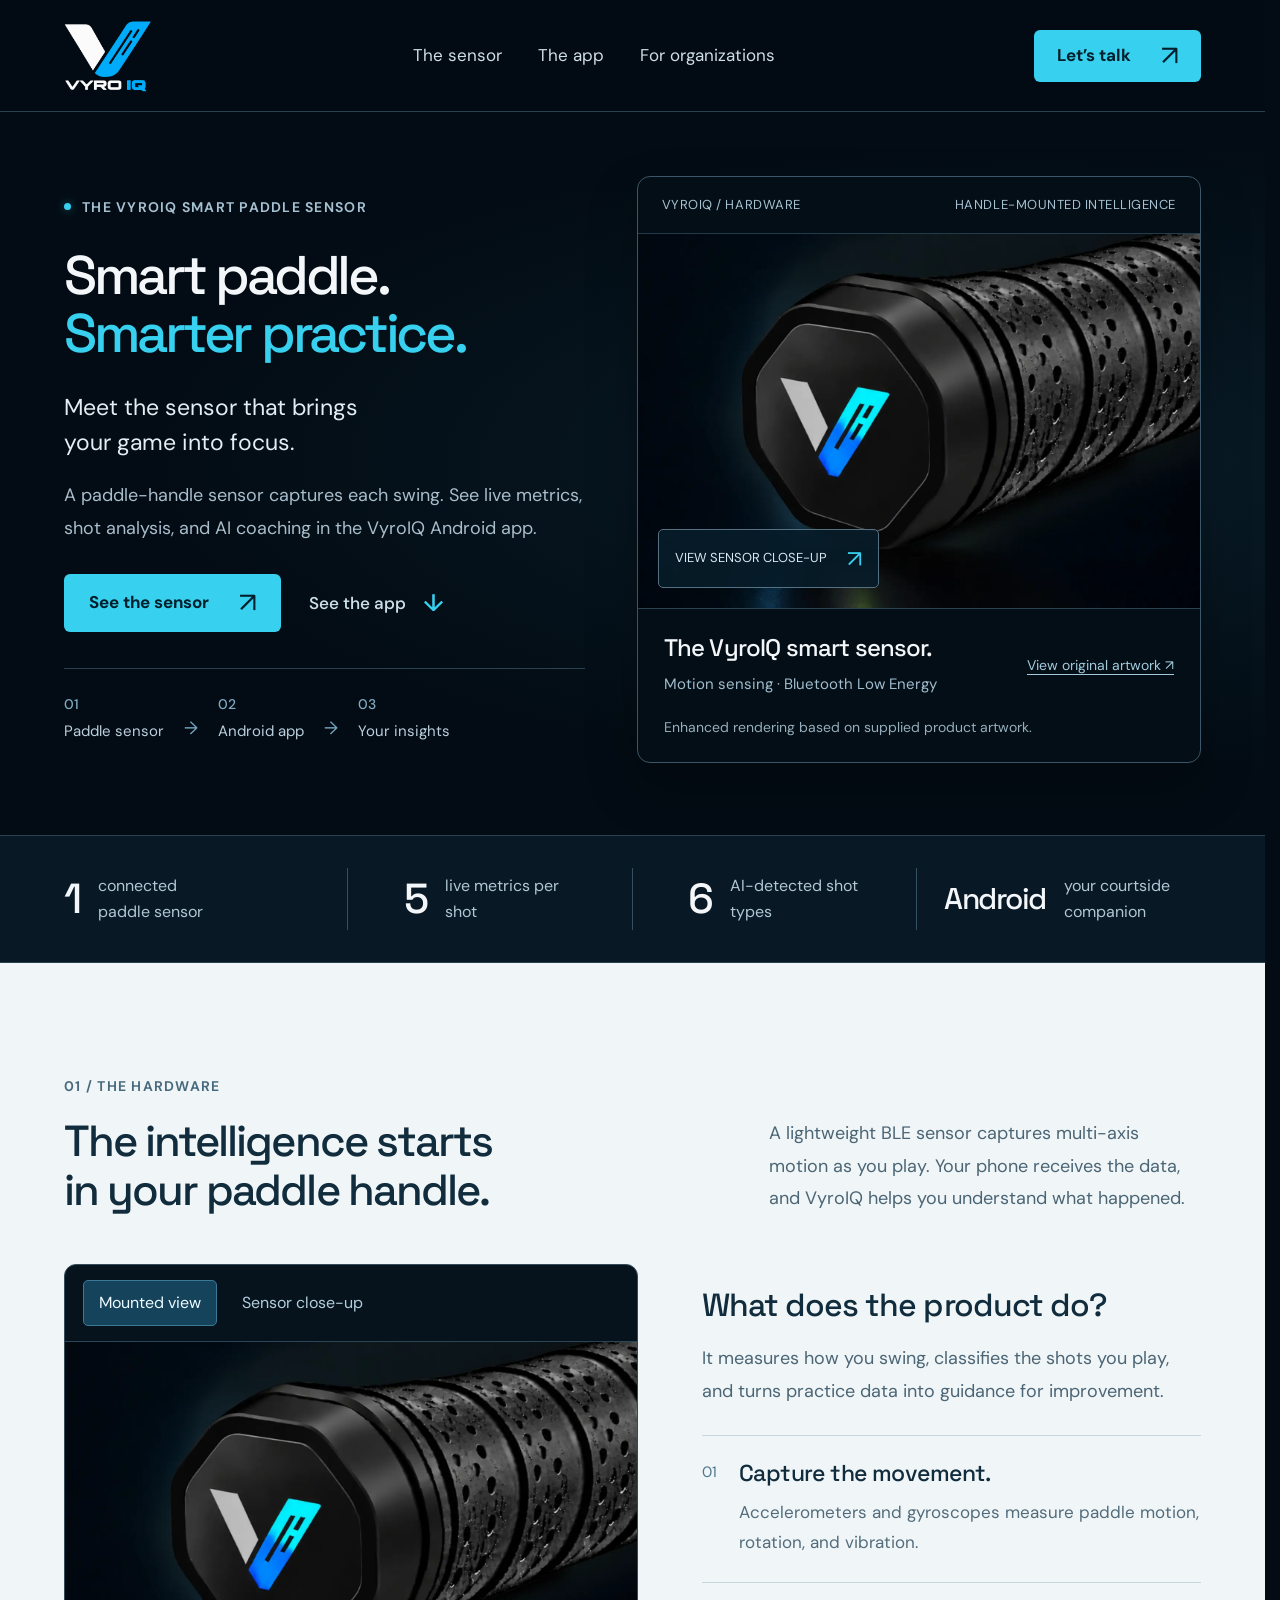
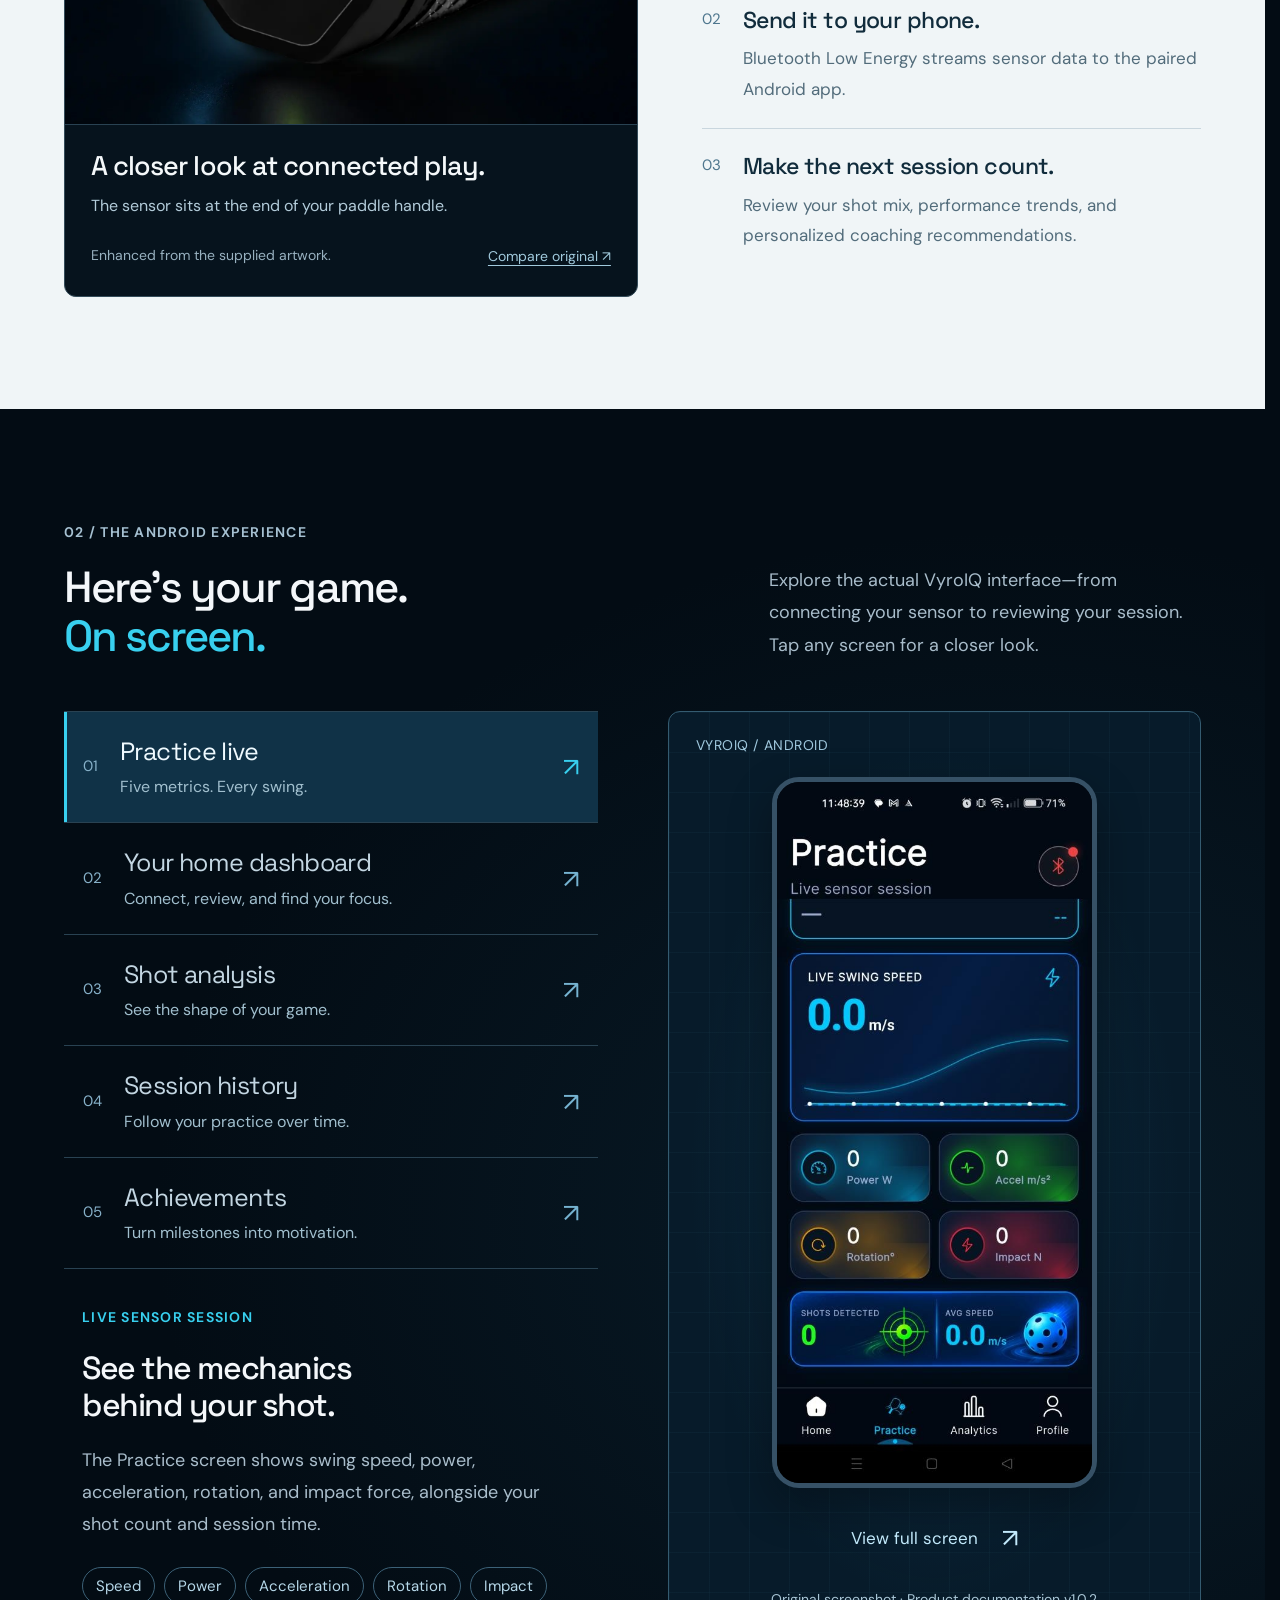
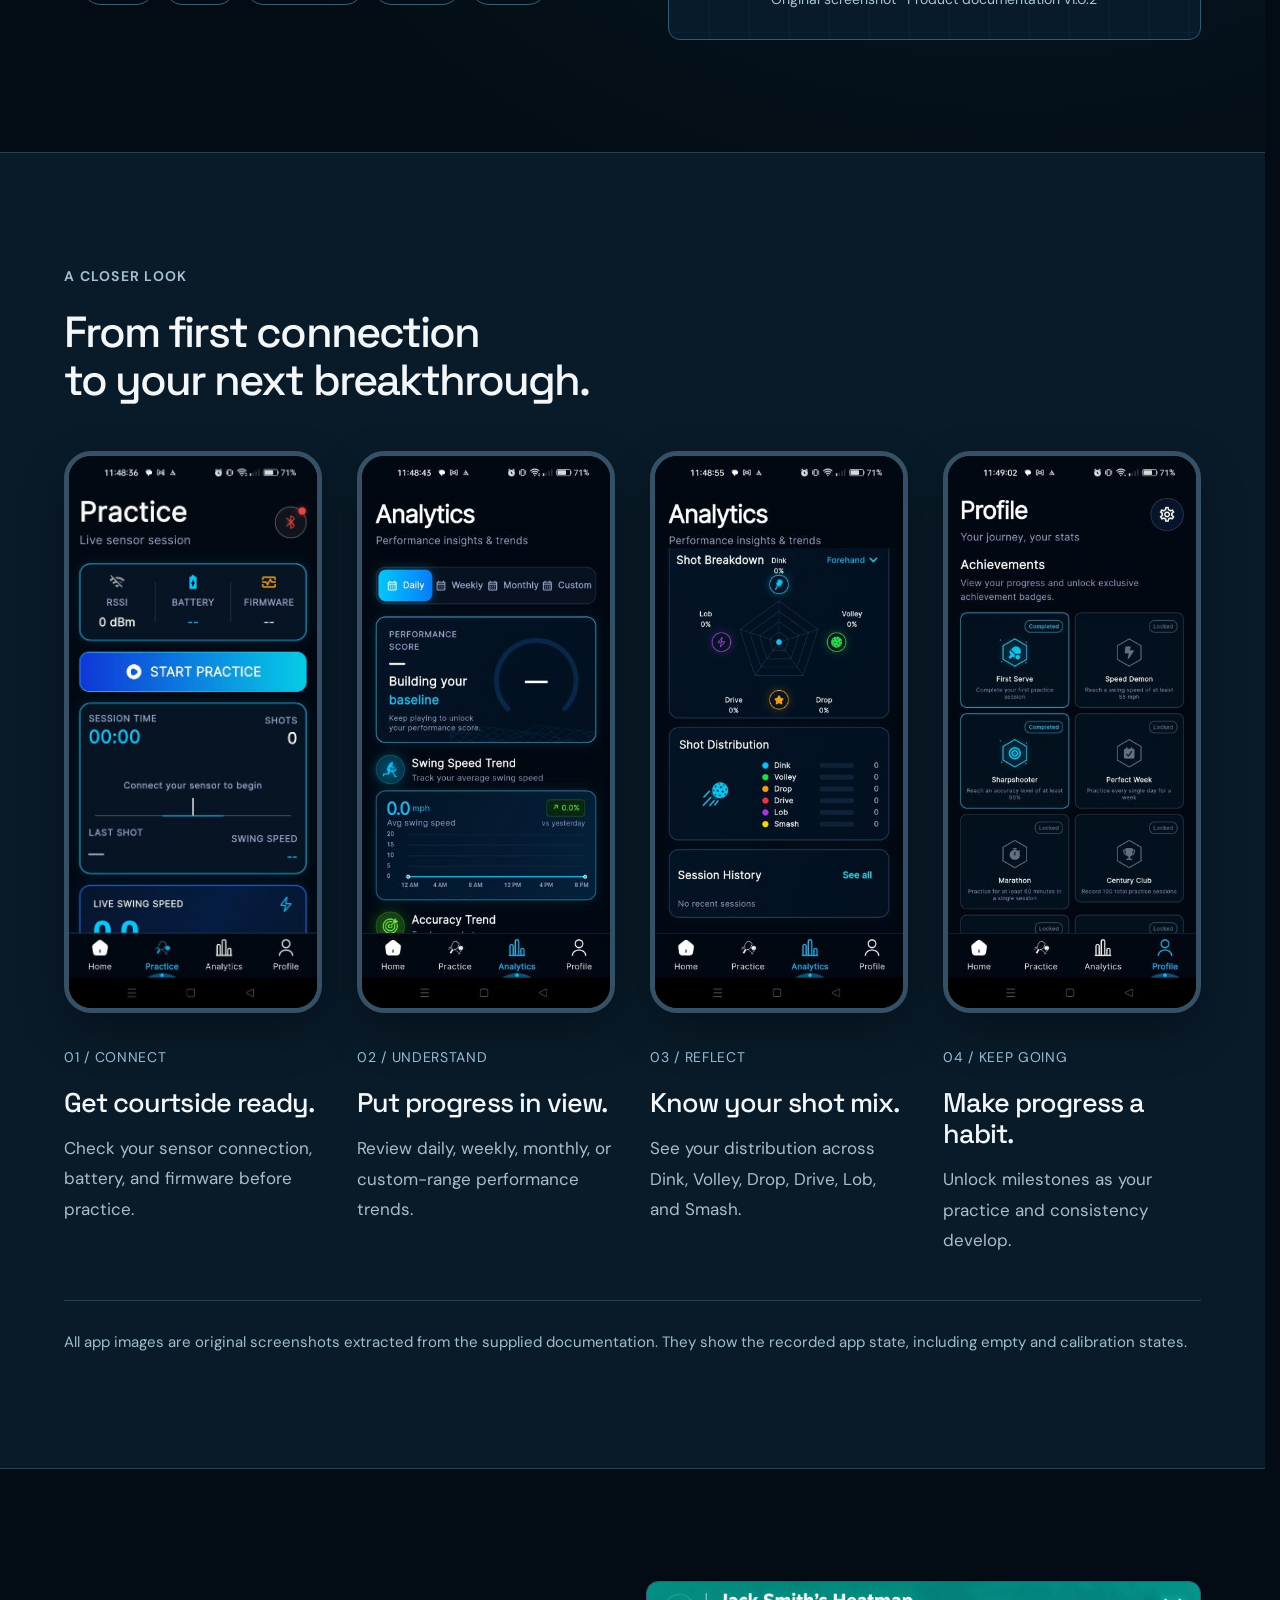
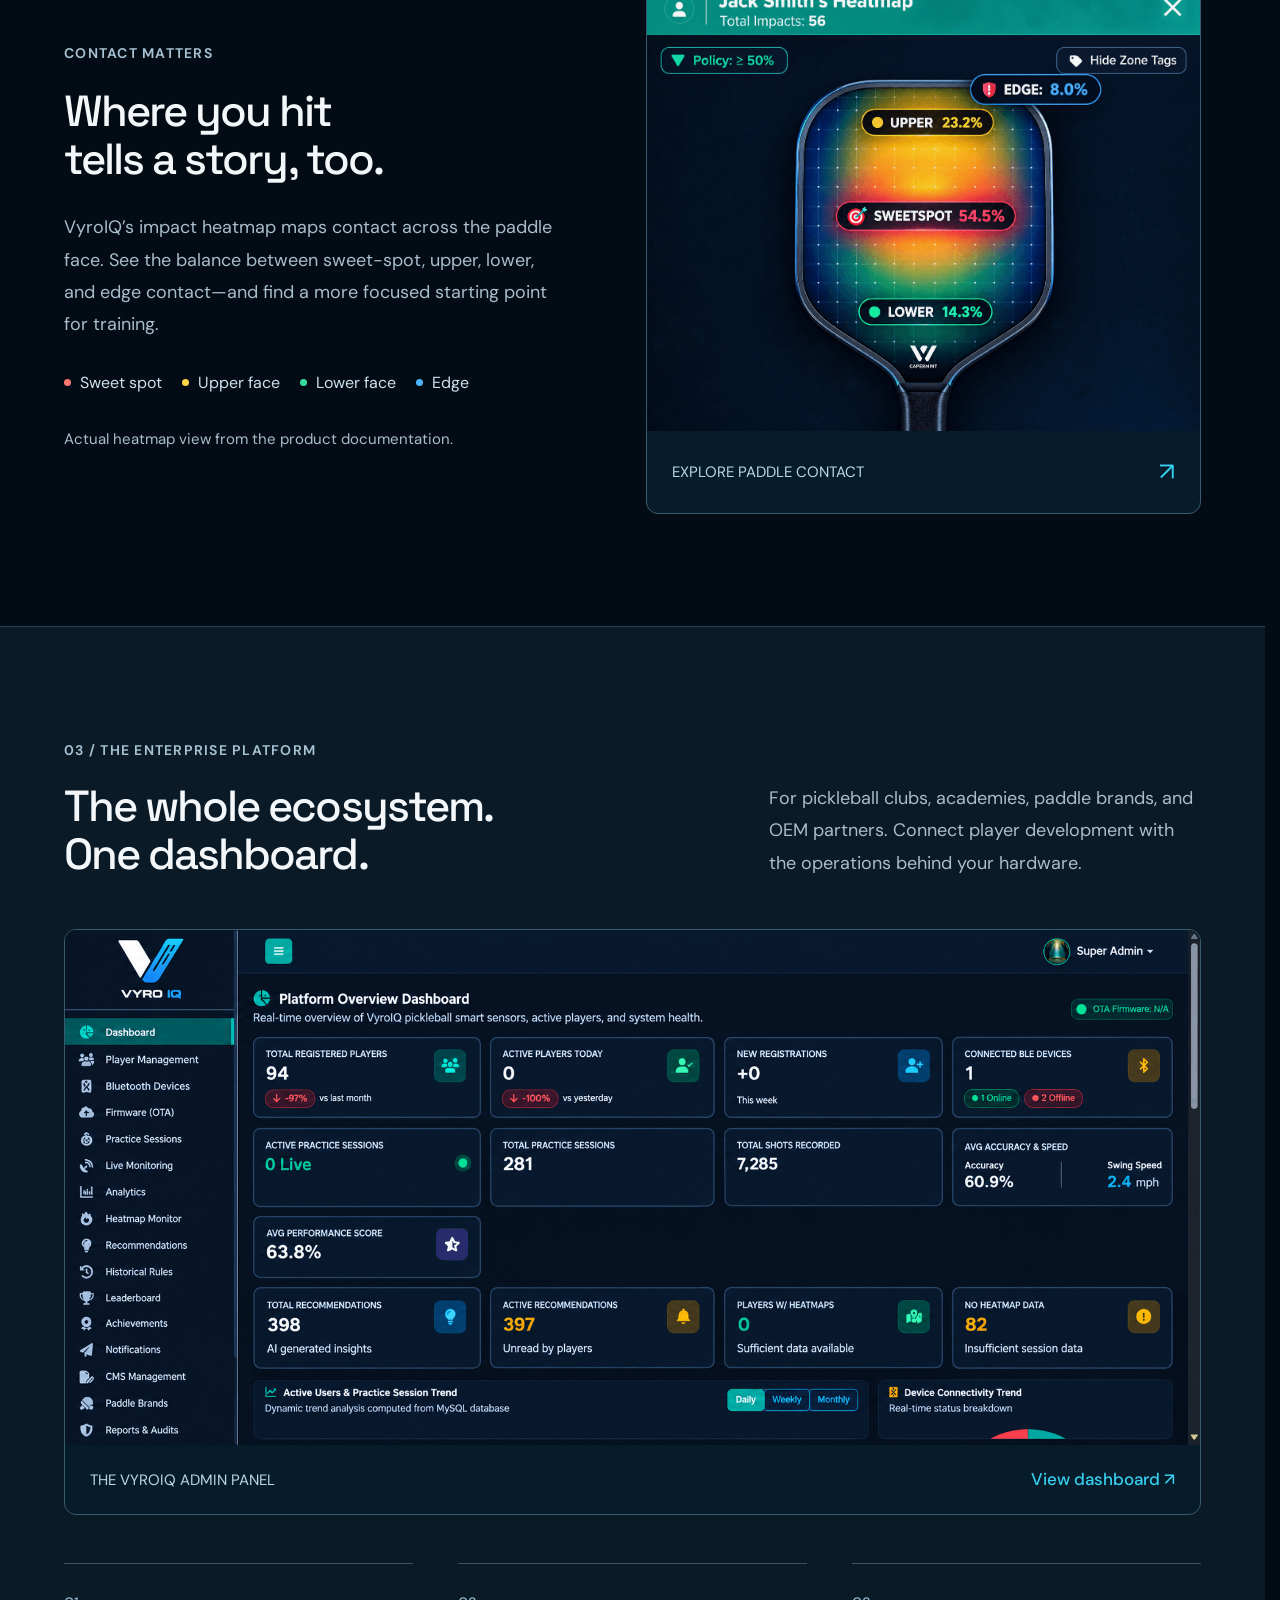
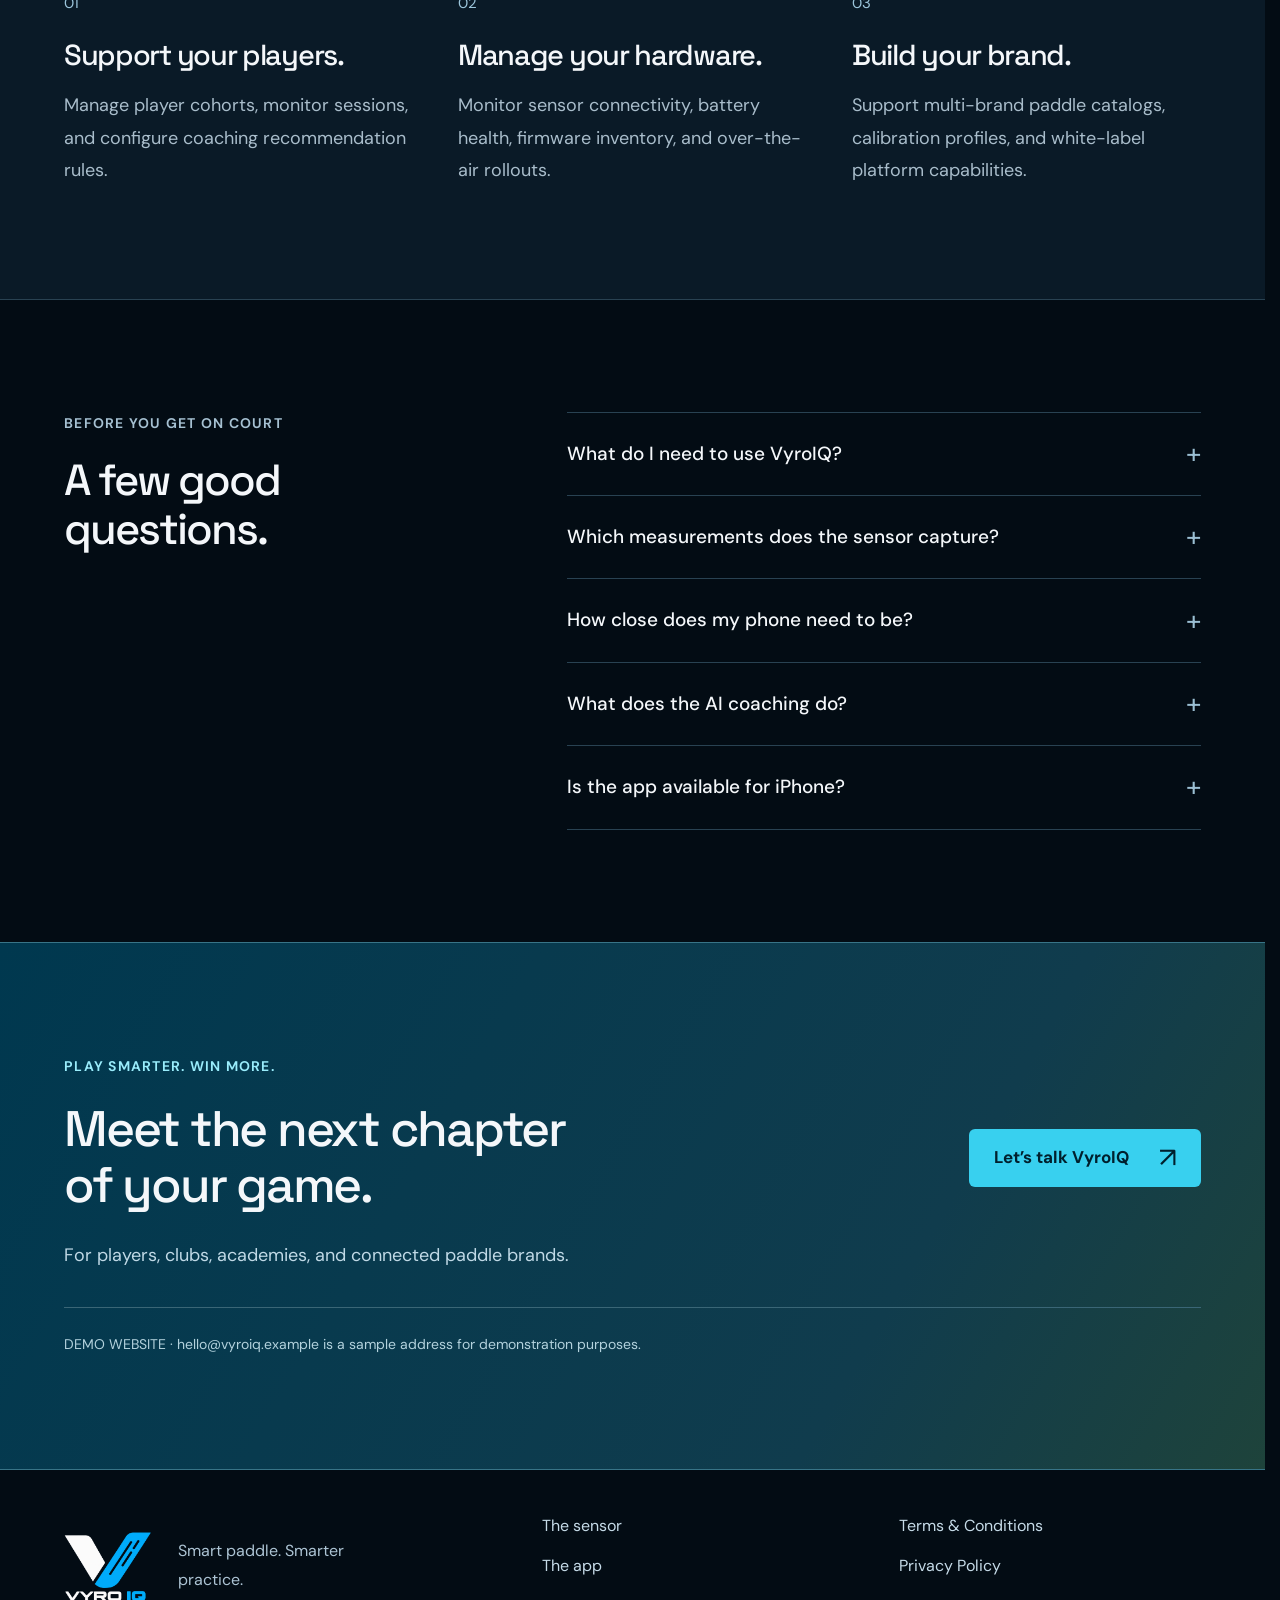
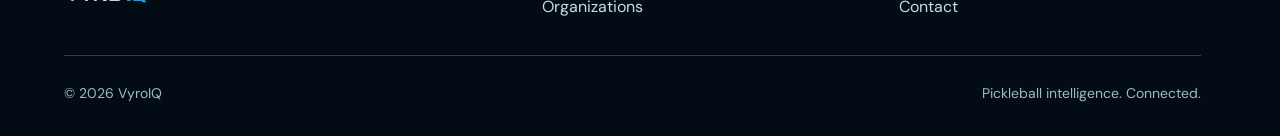
<file: index.html>
<!DOCTYPE html>
<html lang="en">

<head>
    <meta charset="UTF-8">
    <meta name="viewport" content="width=device-width,initial-scale=1">
    <meta name="theme-color" content="#030c14">
    <meta name="description"
        content="See the actual VyroIQ smart paddle sensor, Android app, and performance dashboard. Track pickleball swings, understand your shots, and train with personalized AI insights.">
    <title>VyroIQ — Smart paddle. Smarter practice.</title>
    <link rel="icon" href="assets/vyroiq-logo-transparent.png">
    <link rel="stylesheet" href="style.css">
    <link rel="preconnect" href="https://fonts.googleapis.com">
    <link rel="preconnect" href="https://fonts.gstatic.com" crossorigin>
    <link
        href="https://fonts.googleapis.com/css2?family=DM+Sans:wght@400;500;550;600;650;700&family=Space+Grotesk:wght@400;500;600;700&display=swap"
        rel="stylesheet">
</head>

<body><a class="skip-link" href="#main">Skip to content</a>
    <header class="header"><a href="#" class="brand" aria-label="VyroIQ home"><img
                src="assets/vyroiq-logo-transparent.png" alt="Original VyroIQ logo" width="85" height="80"></a>
        <nav id="nav" aria-label="Main navigation"><a href="#sensor">The sensor</a><a href="#app">The app</a><a
                href="#organizations">For organizations</a></nav><a href="#contact" class="button compact">Let’s talk
            <span>↗</span></a><button class="menu-toggle" aria-controls="nav" aria-expanded="false"
            aria-label="Open navigation"><span></span><span></span></button>
    </header>
    <main id="main">
        <section class="hero sensor-led-hero">
            <div class="hero-copy">
                <div class="eyebrow"><i></i> THE VYROIQ SMART PADDLE SENSOR</div>
                <h1>Smart paddle.<br><span>Smarter practice.</span></h1>
                <p class="hero-description">Meet the sensor that brings<br>your game into focus.</p>
                <p>A paddle-handle sensor captures each swing. See live metrics, shot analysis, and AI coaching in the
                    VyroIQ Android app.</p>
                <div class="hero-actions"><a class="button" href="#sensor">See the sensor <span>↗</span></a><a
                        class="text-link" href="#app">See the app <span>↓</span></a></div>
                <div class="connection-path"><span><b>01</b> Paddle sensor</span><i>→</i><span><b>02</b> Android
                        app</span><i>→</i><span><b>03</b> Your insights</span></div>
            </div>
            <div class="hero-sensor-showcase">
                <div class="showcase-top"><span>VYROIQ / HARDWARE</span><span>HANDLE-MOUNTED INTELLIGENCE</span></div>
                <button class="hero-sensor-image" data-image="assets/sensor-enhanced.webp"
                    data-caption="Enhanced rendering of the VyroIQ paddle-mounted sensor, based on the supplied low-resolution product artwork. Not an original product photograph."
                    aria-label="Enlarge the VyroIQ smart sensor close-up"><img src="assets/sensor-enhanced.webp"
                        alt="Enhanced close-up of the black VyroIQ circular sensor fitted to a paddle handle, with its white brand mark and green accent clearly visible"
                        width="1536" height="1024" fetchpriority="high"><span class="product-zoom-hint">VIEW SENSOR
                        CLOSE-UP <b>↗</b></span></button>
                <div class="showcase-bottom">
                    <div><strong>The VyroIQ smart sensor.</strong><span>Motion sensing · Bluetooth Low Energy</span>
                    </div><button class="source-reference" data-image="assets/sensor-product-original.jpg"
                        data-caption="Original 171 × 114 pixel sensor artwork extracted from the supplied VyroIQ product documentation."
                        aria-label="View original sensor artwork">View original artwork ↗</button>
                </div>
                <p class="render-disclosure">Enhanced rendering based on supplied product artwork.</p>
            </div>
        </section>
        <div class="product-strip">
            <div><strong>1</strong><span>connected paddle sensor</span></div>
            <div><strong>5</strong><span>live metrics per shot</span></div>
            <div><strong>6</strong><span>AI-detected shot types</span></div>
            <div><strong>Android</strong><span>your courtside companion</span></div>
        </div>
        <section id="sensor" class="sensor section-wrap">
            <div class="section-heading">
                <div>
                    <div class="eyebrow">01 / THE HARDWARE</div>
                    <h2>The intelligence starts<br>in your paddle handle.</h2>
                </div>
                <p>A lightweight BLE sensor captures multi-axis motion as you play. Your phone receives the data, and
                    VyroIQ helps you understand what happened.</p>
            </div>
            <div class="sensor-layout">
                <div class="sensor-detail-showcase">
                    <div class="sensor-view-controls" role="group" aria-label="Sensor image view"><button class="active"
                            data-sensor-view="mounted" aria-pressed="true">Mounted view</button><button
                            data-sensor-view="closeup" aria-pressed="false">Sensor close-up</button></div><button
                        class="sensor-detail-image" data-image="assets/sensor-enhanced.webp"
                        data-caption="Enhanced rendering of the VyroIQ sensor mounted on the paddle handle, based on the supplied product artwork."
                        aria-label="Enlarge sensor product image"><img src="assets/sensor-enhanced.webp"
                            alt="Large enhanced view of the VyroIQ sensor at the end of a black paddle handle"
                            width="1536" height="1024" loading="lazy"><span class="detail-crosshair"
                            aria-hidden="true"></span></button>
                    <div class="sensor-detail-caption"><strong id="sensor-view-title">A closer look at connected
                            play.</strong><span id="sensor-view-caption">The sensor sits at the end of your paddle
                            handle.</span></div>
                    <div class="sensor-image-source"><span>Enhanced from the supplied artwork.</span><button
                            class="source-reference" data-image="assets/sensor-product-original.jpg"
                            data-caption="Original 171 × 114 pixel VyroIQ sensor artwork from the product documentation.">Compare
                            original ↗</button></div>
                </div>
                <div class="sensor-explanation">
                    <h3>What does the product do?</h3>
                    <p>It measures how you swing, classifies the shots you play, and turns practice data into guidance
                        for improvement.</p>
                    <div class="pipeline">
                        <div><span>01</span>
                            <div>
                                <h4>Capture the movement.</h4>
                                <p>Accelerometers and gyroscopes measure paddle motion, rotation, and vibration.</p>
                            </div>
                        </div>
                        <div><span>02</span>
                            <div>
                                <h4>Send it to your phone.</h4>
                                <p>Bluetooth Low Energy streams sensor data to the paired Android app.</p>
                            </div>
                        </div>
                        <div><span>03</span>
                            <div>
                                <h4>Make the next session count.</h4>
                                <p>Review your shot mix, performance trends, and personalized coaching recommendations.
                                </p>
                            </div>
                        </div>
                    </div>
                </div>
            </div>
        </section>
        <section id="app" class="app-section section-wrap">
            <div class="section-heading">
                <div>
                    <div class="eyebrow">02 / THE ANDROID EXPERIENCE</div>
                    <h2>Here’s your game.<br><span>On screen.</span></h2>
                </div>
                <p>Explore the actual VyroIQ interface—from connecting your sensor to reviewing your session. Tap any
                    screen for a closer look.</p>
            </div>
            <div class="app-tour">
                <div class="app-tour-copy">
                    <div class="app-tabs" role="tablist" aria-label="Explore actual VyroIQ app screens"><button
                            role="tab" id="tab-practice" data-screen="practice" aria-controls="app-panel"
                            aria-selected="true"><span>01</span>
                            <div>Practice live<small>Five metrics. Every swing.</small></div><b>↗</b>
                        </button><button role="tab" id="tab-home" data-screen="home" aria-controls="app-panel"
                            aria-selected="false" tabindex="-1"><span>02</span>
                            <div>Your home dashboard<small>Connect, review, and find your focus.</small></div><b>↗</b>
                        </button><button role="tab" id="tab-accuracy" data-screen="accuracy" aria-controls="app-panel"
                            aria-selected="false" tabindex="-1"><span>03</span>
                            <div>Shot analysis<small>See the shape of your game.</small></div><b>↗</b>
                        </button><button role="tab" id="tab-sessions" data-screen="sessions" aria-controls="app-panel"
                            aria-selected="false" tabindex="-1"><span>04</span>
                            <div>Session history<small>Follow your practice over time.</small></div><b>↗</b>
                        </button><button role="tab" id="tab-achievements" data-screen="achievements"
                            aria-controls="app-panel" aria-selected="false" tabindex="-1"><span>05</span>
                            <div>Achievements<small>Turn milestones into motivation.</small></div><b>↗</b>
                        </button></div>
                    <div class="tour-detail"><span class="eyebrow" id="screen-kicker">LIVE SENSOR SESSION</span>
                        <h3 id="screen-title">See the mechanics<br>behind your shot.</h3>
                        <p id="screen-description">The Practice screen shows swing speed, power, acceleration, rotation,
                            and impact force, alongside your shot count and session time.</p>
                        <div class="metric-tags" id="metric-tags">
                            <span>Speed</span><span>Power</span><span>Acceleration</span><span>Rotation</span><span>Impact</span>
                        </div>
                    </div>
                </div>
                <div class="app-panel" id="app-panel" role="tabpanel" aria-labelledby="tab-practice">
                    <div class="panel-grid"></div><span class="panel-label">VYROIQ / ANDROID</span><button
                        class="phone-shot tour-phone" data-image="assets/app-practice-live.jpg"
                        data-caption="VyroIQ Practice — actual Android app screenshot"
                        aria-label="Enlarge selected VyroIQ app screenshot"><img id="tour-image"
                            src="assets/app-practice-live.jpg" alt="Actual VyroIQ Practice screen" width="519"
                            height="1155"></button><button class="enlarge-button" id="enlarge-screen">View full screen
                        <span>↗</span></button>
                    <p class="asset-caption">Original screenshot · Product documentation v1.0.2</p>
                </div>
            </div>
        </section>
        <section class="screen-gallery section-wrap">
            <div class="gallery-intro">
                <div class="eyebrow">A CLOSER LOOK</div>
                <h2>From first connection<br>to your next breakthrough.</h2>
            </div>
            <div class="screens-row">
                <figure><button class="phone-shot" data-image="assets/app-practice-ready.jpg"
                        data-caption="Connect your sensor and start a practice session"
                        aria-label="Enlarge sensor connection screen"><img src="assets/app-practice-ready.jpg"
                            alt="Actual VyroIQ app sensor readiness screen showing RSSI, battery, firmware and Start Practice"
                            loading="lazy" width="519" height="1155"></button>
                    <figcaption><span>01 / CONNECT</span>
                        <h3>Get courtside ready.</h3>
                        <p>Check your sensor connection, battery, and firmware before practice.</p>
                    </figcaption>
                </figure>
                <figure><button class="phone-shot" data-image="assets/app-analytics.jpg"
                        data-caption="Track performance score and swing speed trends"
                        aria-label="Enlarge analytics screen"><img src="assets/app-analytics.jpg"
                            alt="Actual VyroIQ analytics screen showing time filters, performance score and swing speed trend"
                            loading="lazy" width="379" height="844"></button>
                    <figcaption><span>02 / UNDERSTAND</span>
                        <h3>Put progress in view.</h3>
                        <p>Review daily, weekly, monthly, or custom-range performance trends.</p>
                    </figcaption>
                </figure>
                <figure><button class="phone-shot" data-image="assets/app-sessions.jpg"
                        data-caption="Explore shot distribution and session history"
                        aria-label="Enlarge shot distribution screen"><img src="assets/app-sessions.jpg"
                            alt="Actual VyroIQ shot distribution and session history screenshot" loading="lazy"
                            width="379" height="844"></button>
                    <figcaption><span>03 / REFLECT</span>
                        <h3>Know your shot mix.</h3>
                        <p>See your distribution across Dink, Volley, Drop, Drive, Lob, and Smash.</p>
                    </figcaption>
                </figure>
                <figure><button class="phone-shot" data-image="assets/app-achievements.jpg"
                        data-caption="Track achievements and training milestones"
                        aria-label="Enlarge achievements screen"><img src="assets/app-achievements.jpg"
                            alt="Actual VyroIQ achievement gallery with First Serve, Sharpshooter and training milestones"
                            loading="lazy" width="379" height="844"></button>
                    <figcaption><span>04 / KEEP GOING</span>
                        <h3>Make progress a habit.</h3>
                        <p>Unlock milestones as your practice and consistency develop.</p>
                    </figcaption>
                </figure>
            </div>
            <p class="source-note">All app images are original screenshots extracted from the supplied documentation.
                They show the recorded app state, including empty and calibration states.</p>
        </section>
        <section class="impact section-wrap">
            <div class="impact-copy">
                <div class="eyebrow">CONTACT MATTERS</div>
                <h2>Where you hit<br>tells a story, too.</h2>
                <p>VyroIQ’s impact heatmap maps contact across the paddle face. See the balance between sweet-spot,
                    upper, lower, and edge contact—and find a more focused starting point for training.</p>
                <div class="impact-zones"><span><i></i> Sweet spot</span><span><i></i> Upper face</span><span><i></i>
                        Lower face</span><span><i></i> Edge</span></div>
                <p class="source-note">Actual heatmap view from the product documentation.</p>
            </div><button class="heatmap-image" data-image="assets/impact-heatmap.png"
                data-caption="Actual VyroIQ paddle impact heatmap from the product documentation"
                aria-label="Enlarge paddle impact heatmap"><img src="assets/impact-heatmap.png"
                    alt="Actual VyroIQ impact heatmap showing sweet spot, upper, lower and edge contact zones"
                    loading="lazy" width="516" height="420"><span>EXPLORE PADDLE CONTACT <b>↗</b></span></button>
        </section>
        <section id="organizations" class="organizations section-wrap">
            <div class="section-heading">
                <div>
                    <div class="eyebrow">03 / THE ENTERPRISE PLATFORM</div>
                    <h2>The whole ecosystem.<br>One dashboard.</h2>
                </div>
                <p>For pickleball clubs, academies, paddle brands, and OEM partners. Connect player development with the
                    operations behind your hardware.</p>
            </div><button class="dashboard-image" data-image="assets/admin-dashboard-original.png"
                data-caption="Actual VyroIQ Admin Panel — platform overview dashboard"
                aria-label="Enlarge original VyroIQ Admin Panel screenshot"><img
                    src="assets/admin-dashboard-original.png"
                    alt="Actual VyroIQ Admin Panel showing player management, connected devices, practice sessions, AI recommendations and platform analytics"
                    loading="lazy" width="1319" height="598"><span>THE VYROIQ ADMIN PANEL <b>View dashboard
                        ↗</b></span></button>
            <div class="org-features">
                <article><span>01</span>
                    <h3>Support your players.</h3>
                    <p>Manage player cohorts, monitor sessions, and configure coaching recommendation rules.</p>
                </article>
                <article><span>02</span>
                    <h3>Manage your hardware.</h3>
                    <p>Monitor sensor connectivity, battery health, firmware inventory, and over-the-air rollouts.</p>
                </article>
                <article><span>03</span>
                    <h3>Build your brand.</h3>
                    <p>Support multi-brand paddle catalogs, calibration profiles, and white-label platform capabilities.
                    </p>
                </article>
            </div>
        </section>
        <section class="faq section-wrap">
            <div>
                <div class="eyebrow">BEFORE YOU GET ON COURT</div>
                <h2>A few good<br>questions.</h2>
            </div>
            <div class="faq-list">
                <details>
                    <summary>What do I need to use VyroIQ?<span>+</span></summary>
                    <p>A compatible VyroIQ paddle sensor and the VyroIQ Android app. Pair the sensor over Bluetooth Low
                        Energy, then start a practice session.</p>
                </details>
                <details>
                    <summary>Which measurements does the sensor capture?<span>+</span></summary>
                    <p>VyroIQ presents swing speed, power, rotation, acceleration, and impact force, and uses motion
                        data to classify six shot types.</p>
                </details>
                <details>
                    <summary>How close does my phone need to be?<span>+</span></summary>
                    <p>Keep your Android phone courtside, such as on a bench or in your equipment bag, within 10 meters
                        of play.</p>
                </details>
                <details>
                    <summary>What does the AI coaching do?<span>+</span></summary>
                    <p>It analyzes your session patterns across areas such as accuracy, swing speed, and consistency to
                        generate personalized coaching recommendations for your next practice.</p>
                </details>
                <details>
                    <summary>Is the app available for iPhone?<span>+</span></summary>
                    <p>The supplied product documentation covers Android. iPhone availability has not been specified.
                    </p>
                </details>
            </div>
        </section>
        <section id="contact" class="contact section-wrap">
            <div class="eyebrow">PLAY SMARTER. WIN MORE.</div>
            <div class="contact-main">
                <h2>Meet the next chapter<br>of your game.</h2><a class="button"
                    href="mailto:hello@vyroiq.example?subject=VyroIQ%20enquiry">Let’s talk VyroIQ <span>↗</span></a>
            </div>
            <p>For players, clubs, academies, and connected paddle brands.</p>
            <div class="demo-note">DEMO WEBSITE · hello@vyroiq.example is a sample address for demonstration purposes.
            </div>
        </section>
    </main>
    <footer class="footer">
        <div class="footer-brand"><a href="index.html" class="brand" aria-label="VyroIQ home"><img
                    src="assets/vyroiq-logo-transparent.png" alt="Original VyroIQ logo" width="85" height="80"></a>
            <p>Smart paddle. Smarter practice.</p>
        </div>
        <nav aria-label="Footer product navigation"><a href="#sensor">The sensor</a><a href="#app">The app</a><a
                href="#organizations">Organizations</a></nav>
        <nav aria-label="Legal navigation"><a href="terms/index.html">Terms &amp; Conditions</a><a
                href="privacy-policy/index.html">Privacy Policy</a><a href="#contact">Contact</a></nav>
        <div class="footer-bottom"><span>© 2026 VyroIQ</span><span>Pickleball intelligence. Connected.</span></div>
    </footer>
    <dialog id="image-dialog" aria-labelledby="image-caption">
        <div class="lightbox-header"><span class="eyebrow">VYROIQ / PRODUCT GALLERY</span><button class="close-dialog"
                aria-label="Close image">×</button></div><img id="lightbox-image" alt="">
        <p id="image-caption"></p>
    </dialog>
    <script src="site.js"></script>
    <script src="app.js"></script>
</body>

</html>
</file>
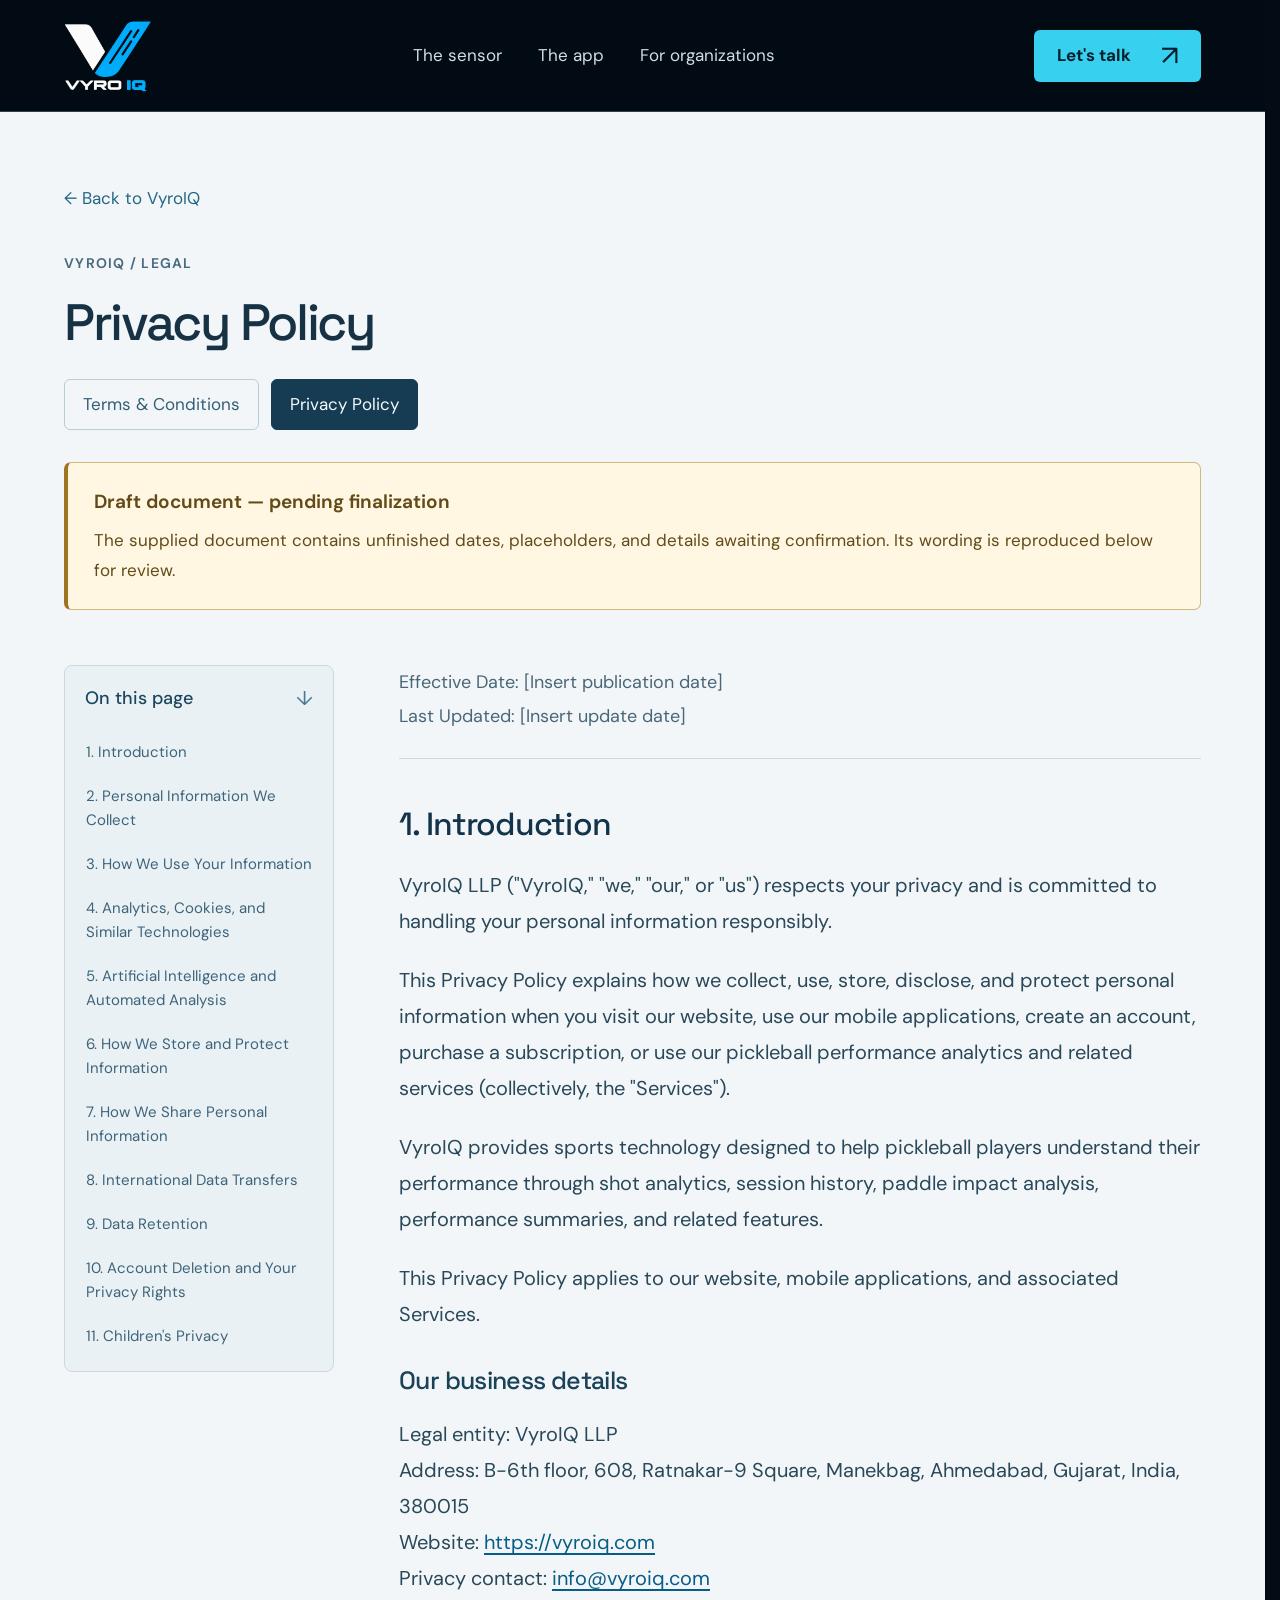
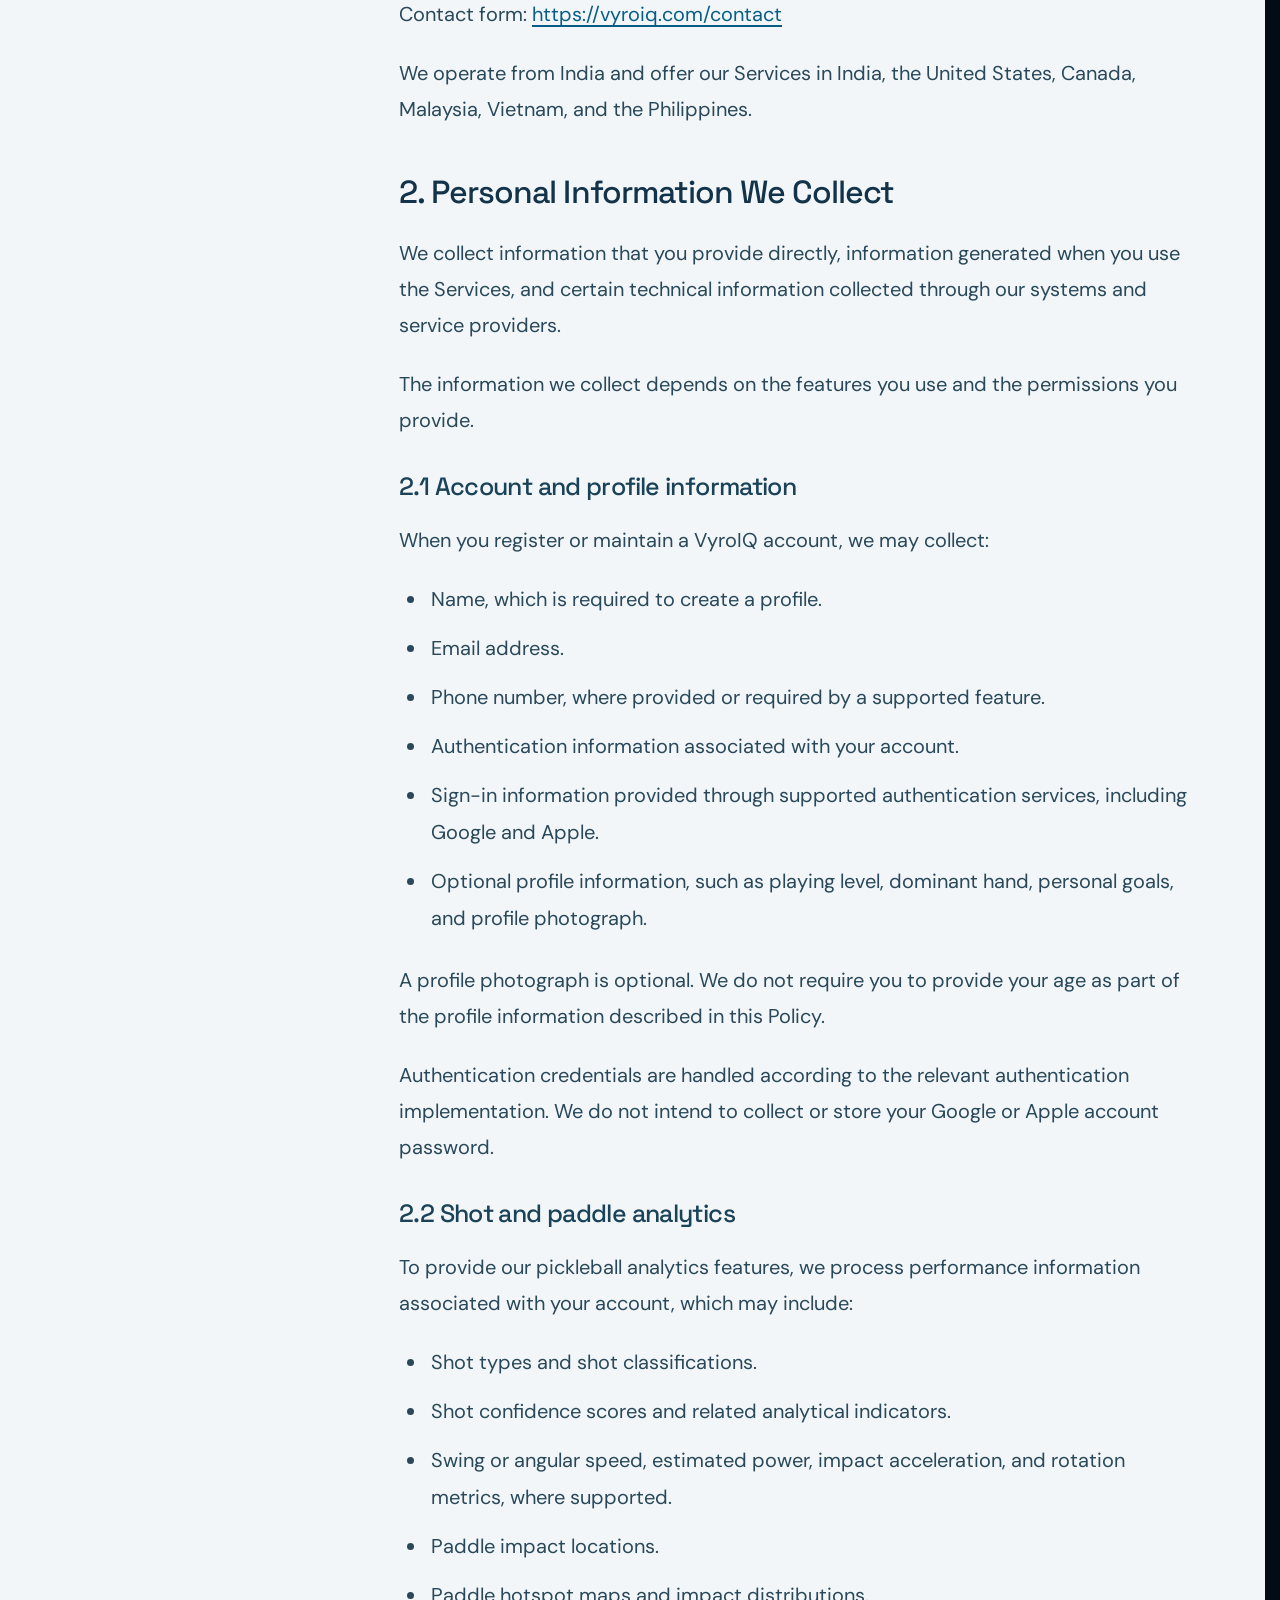
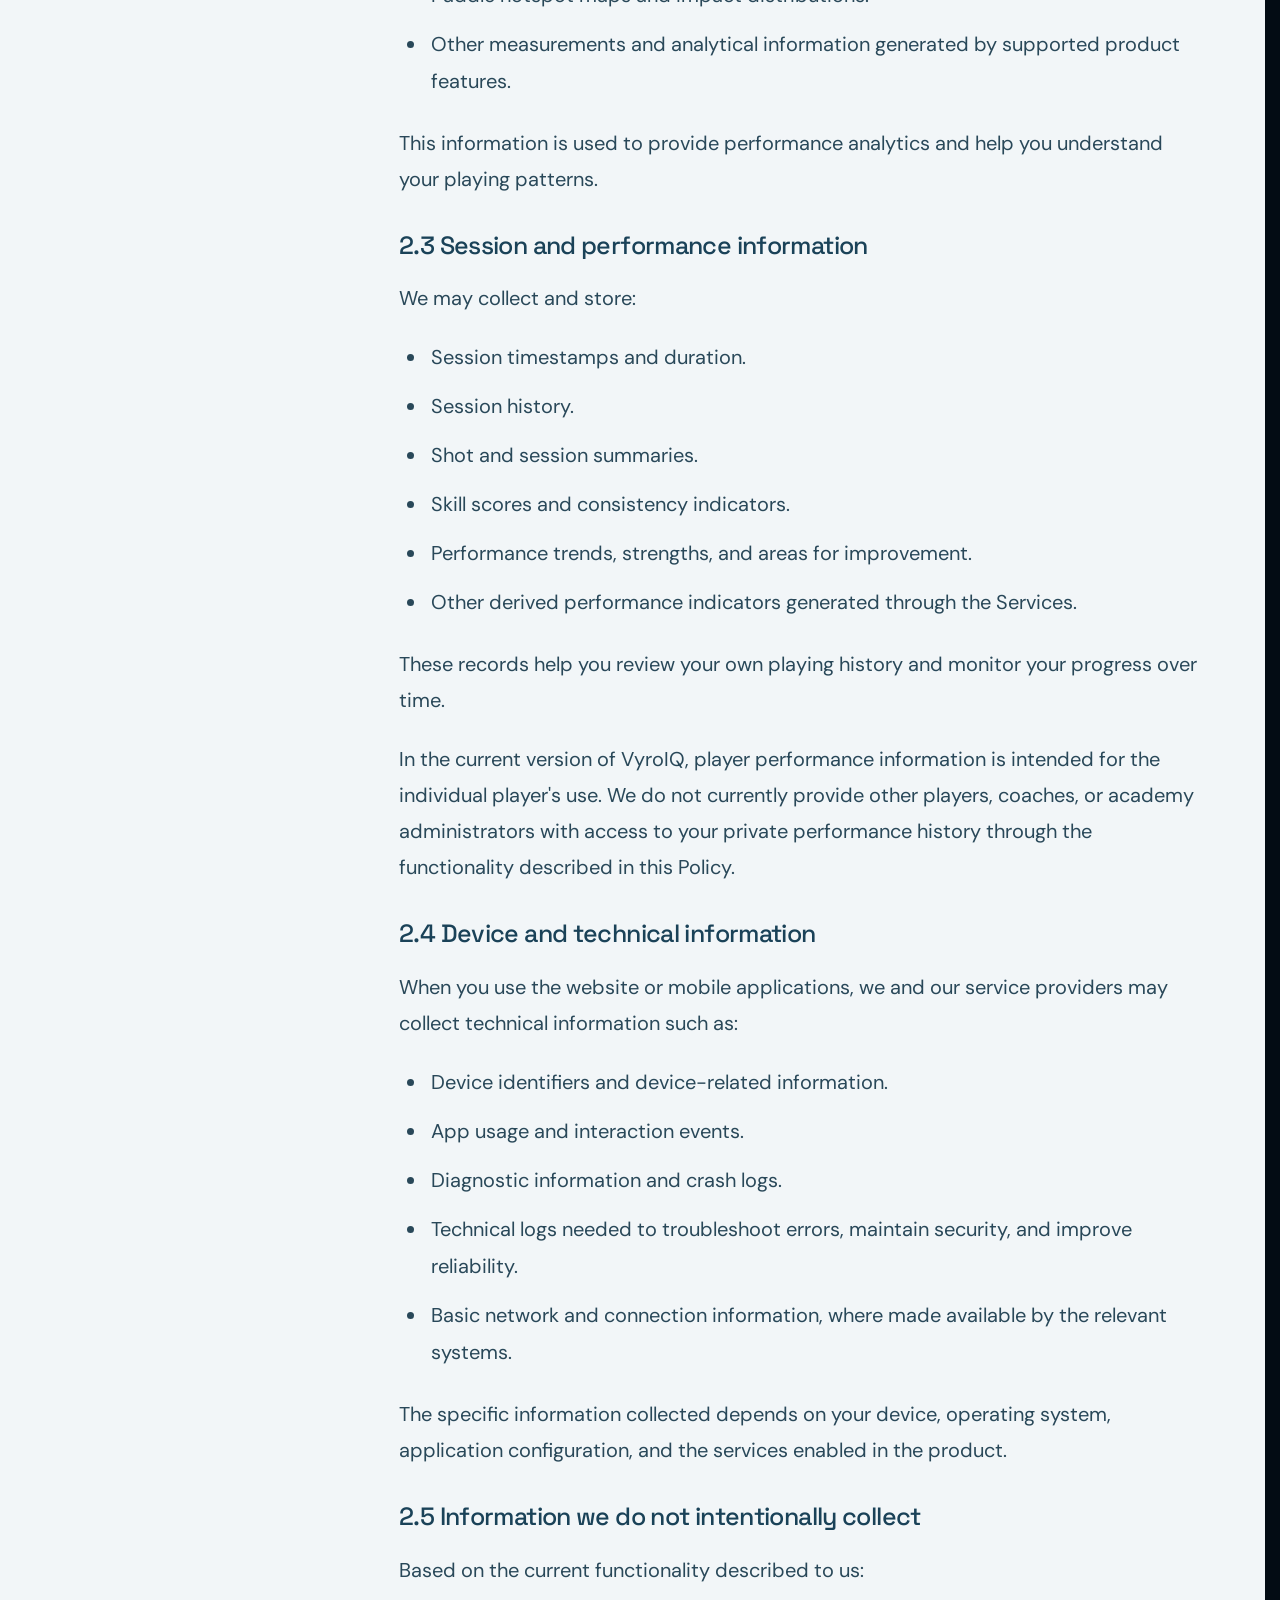
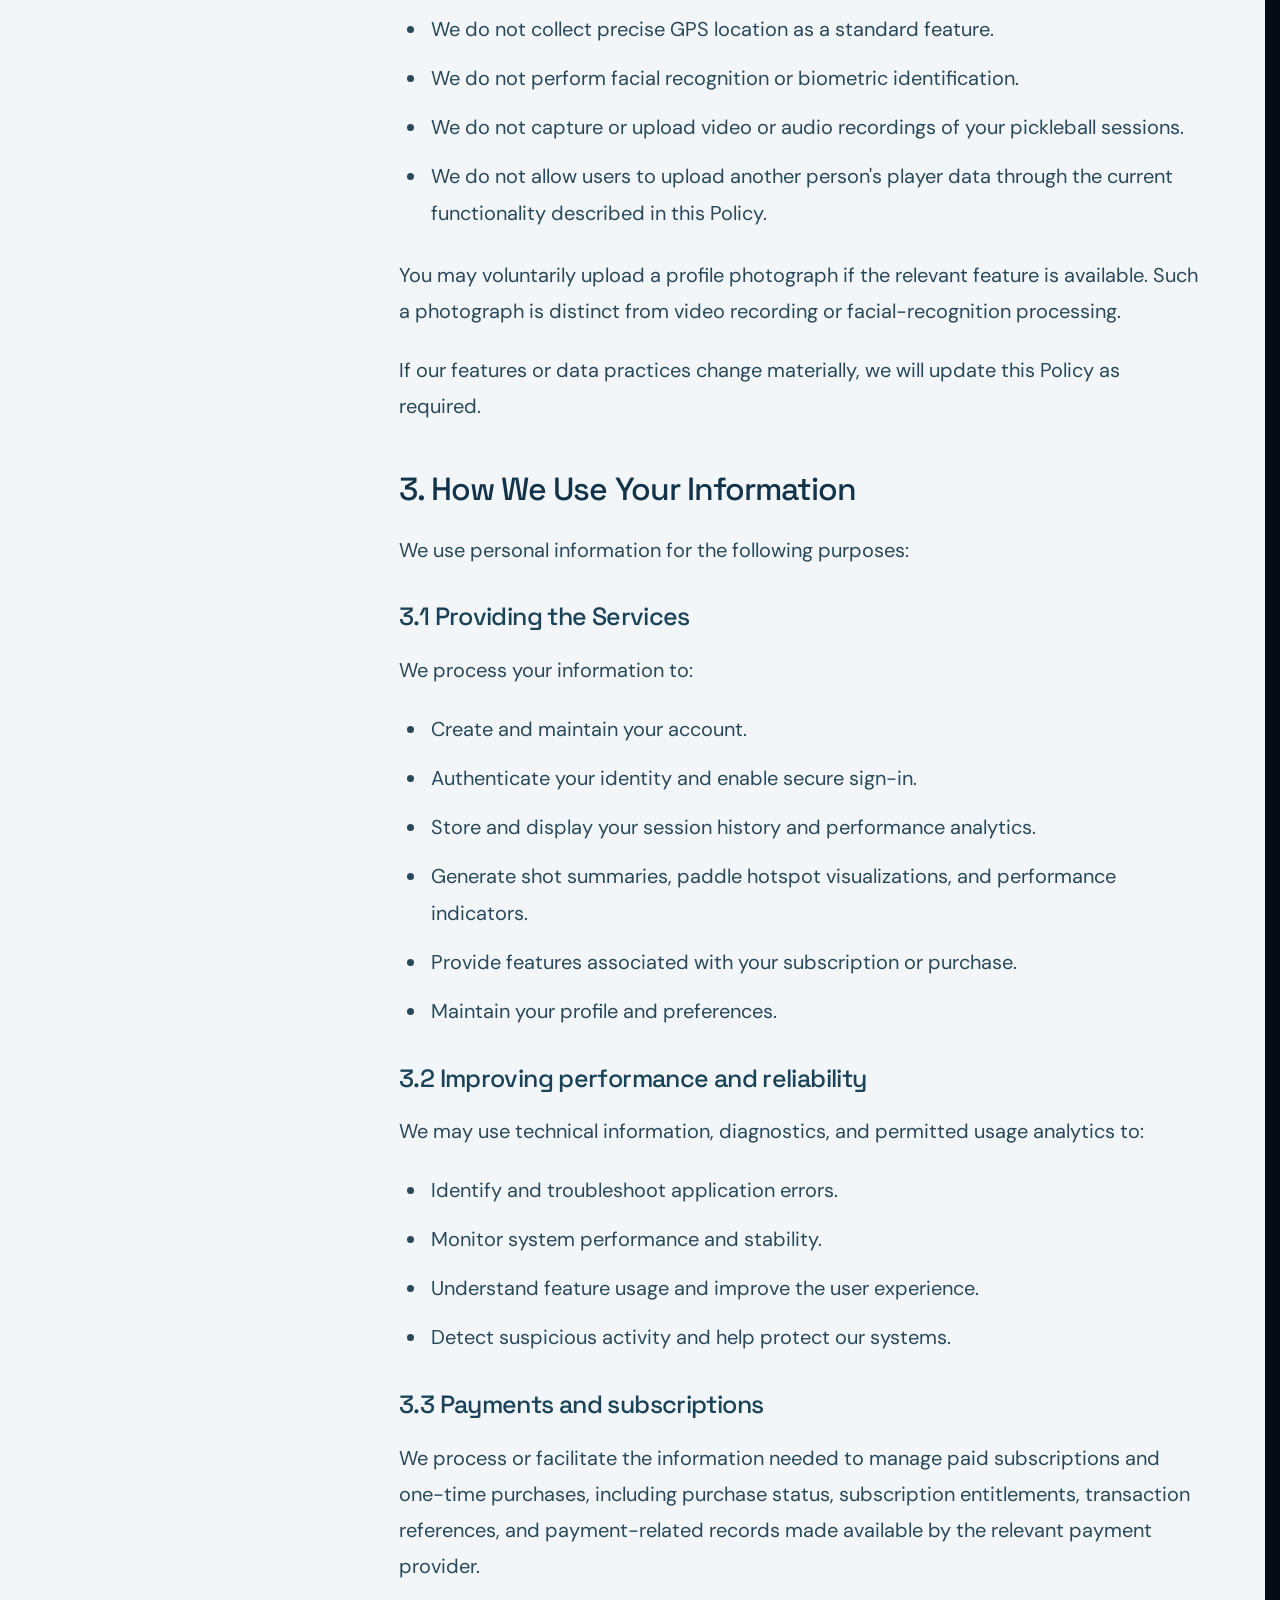
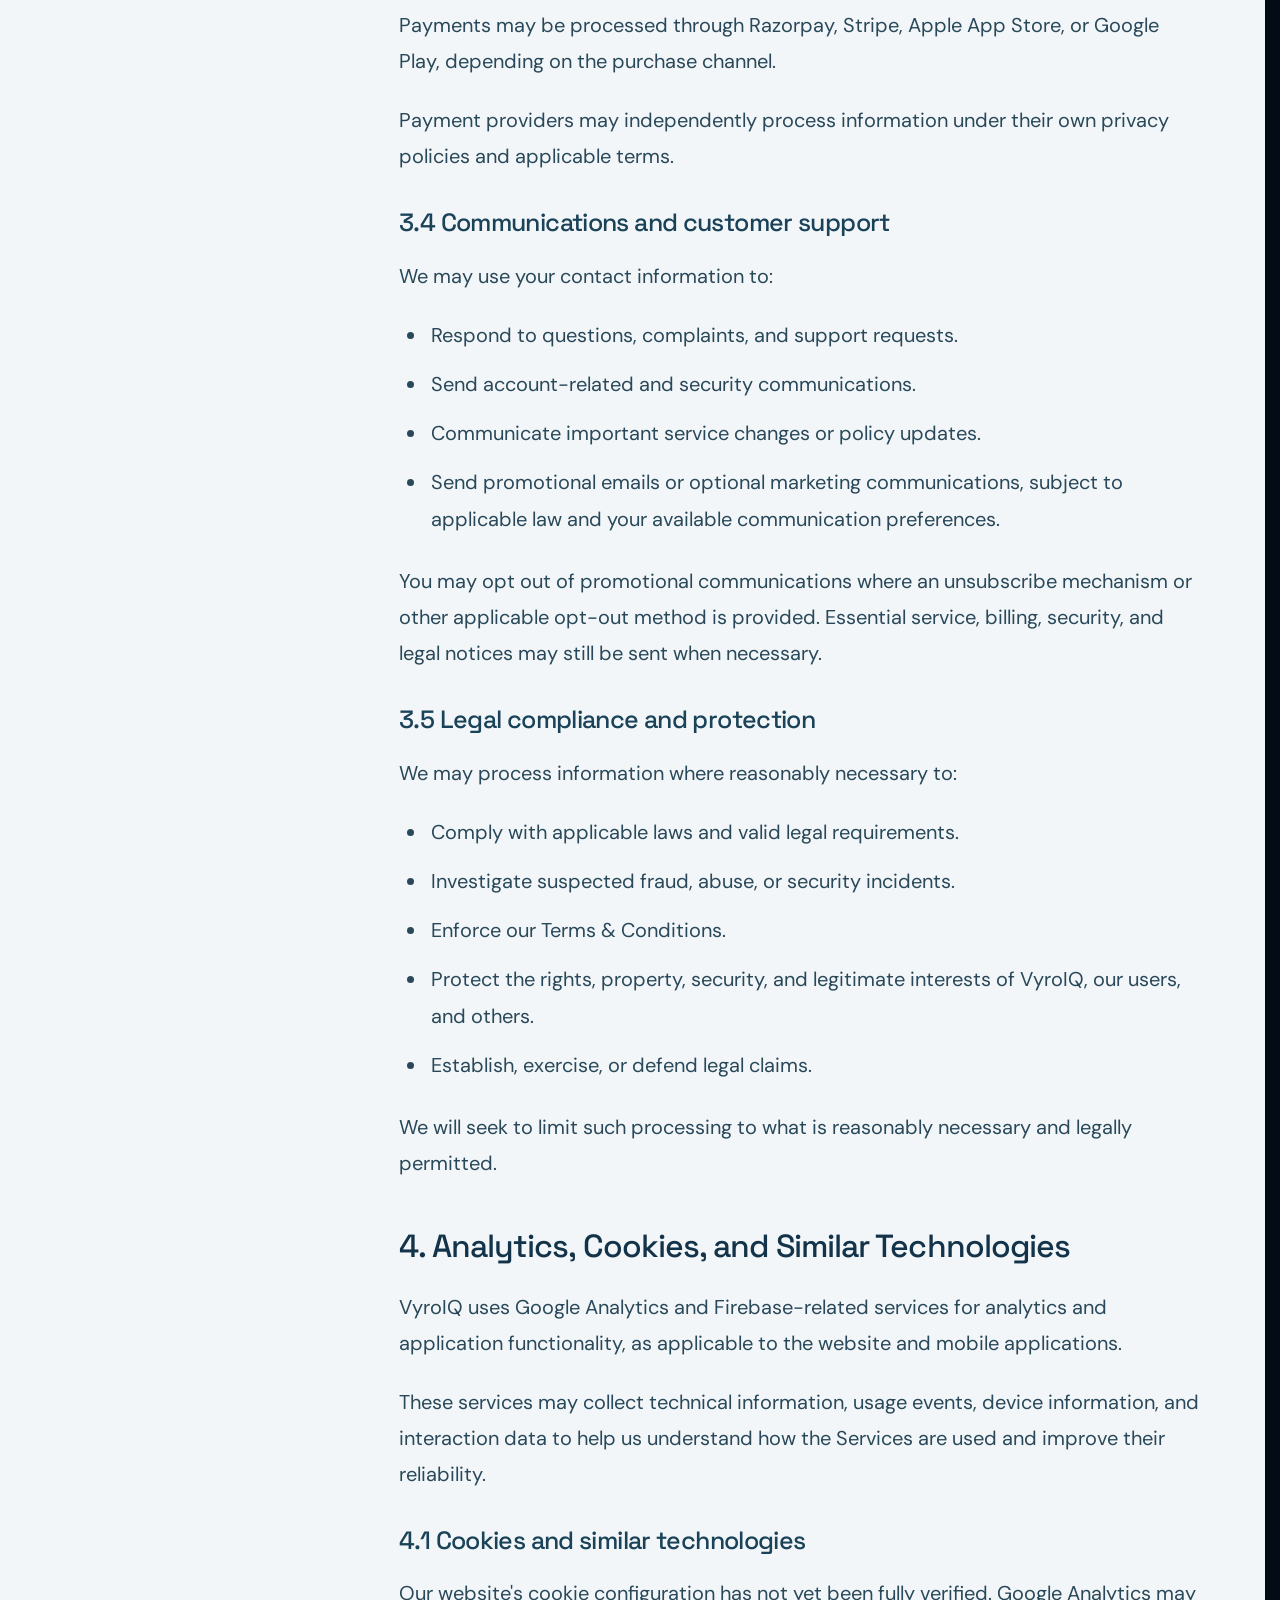
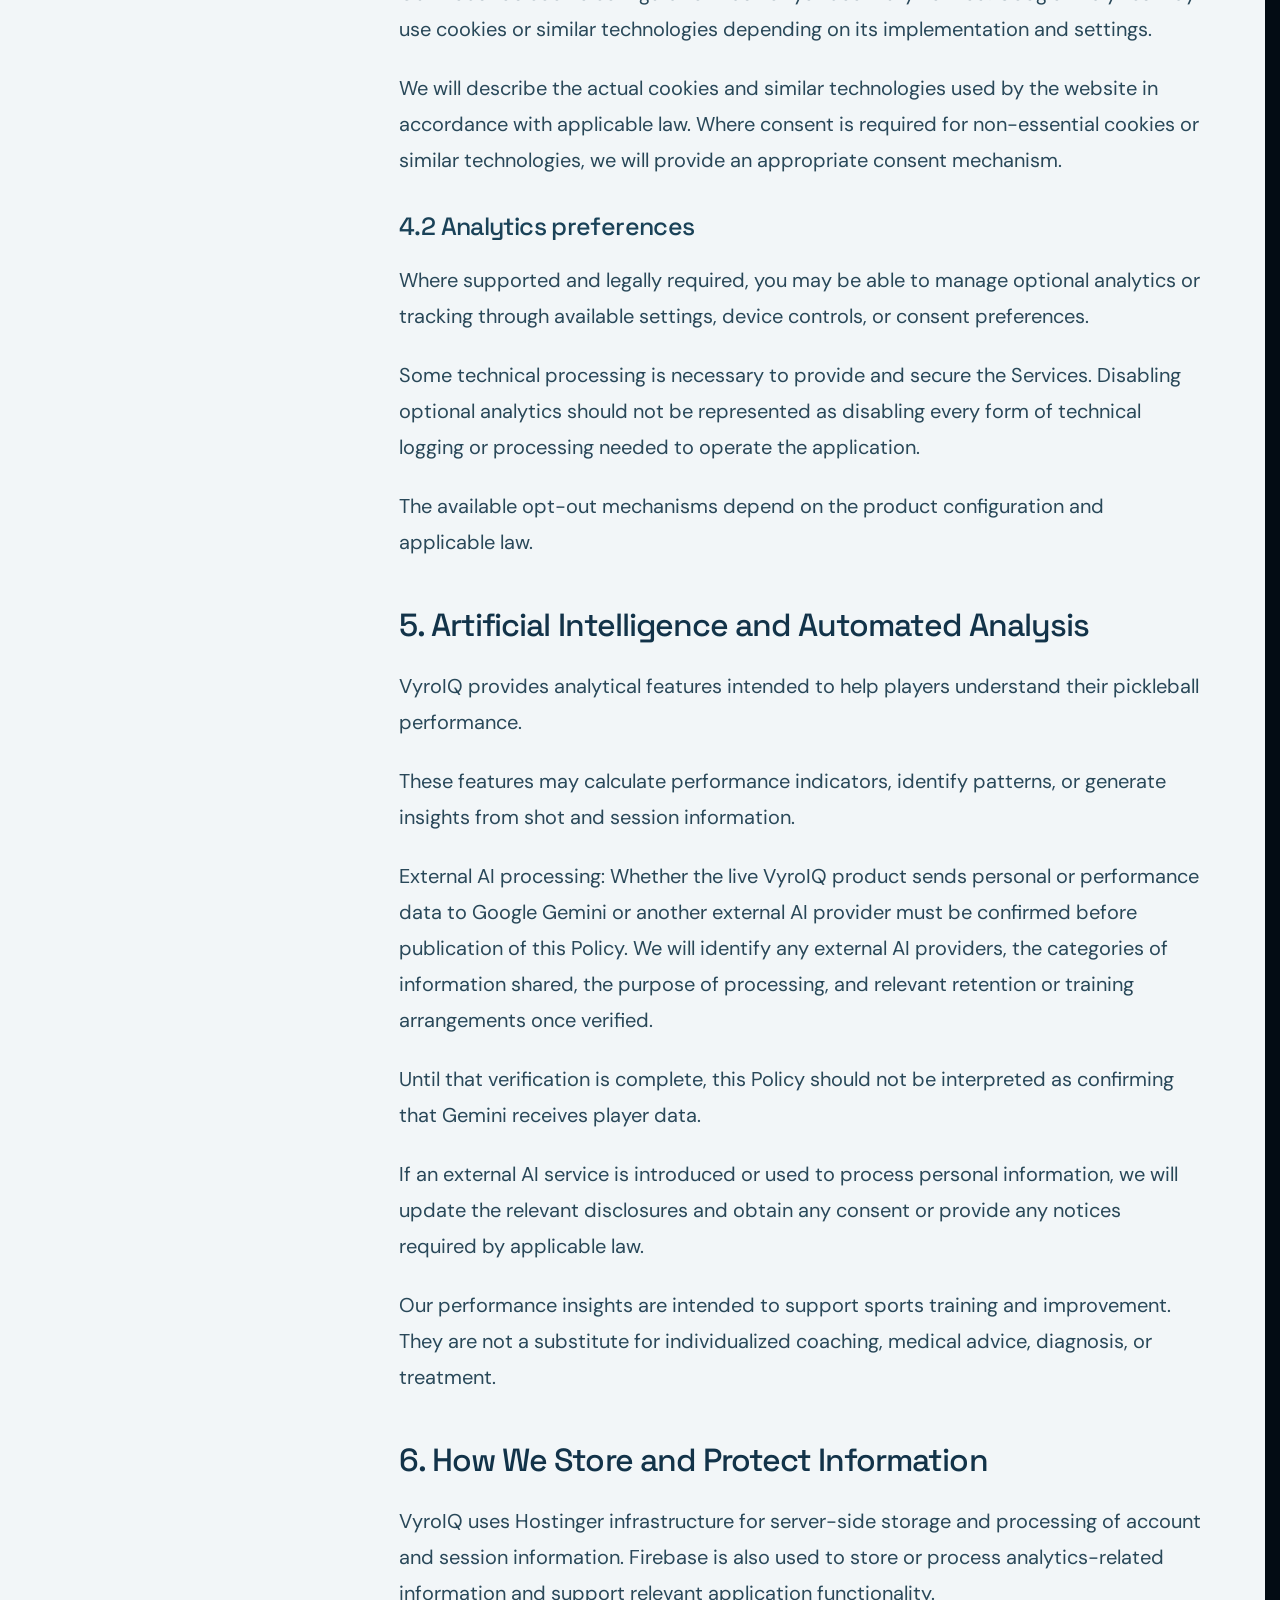
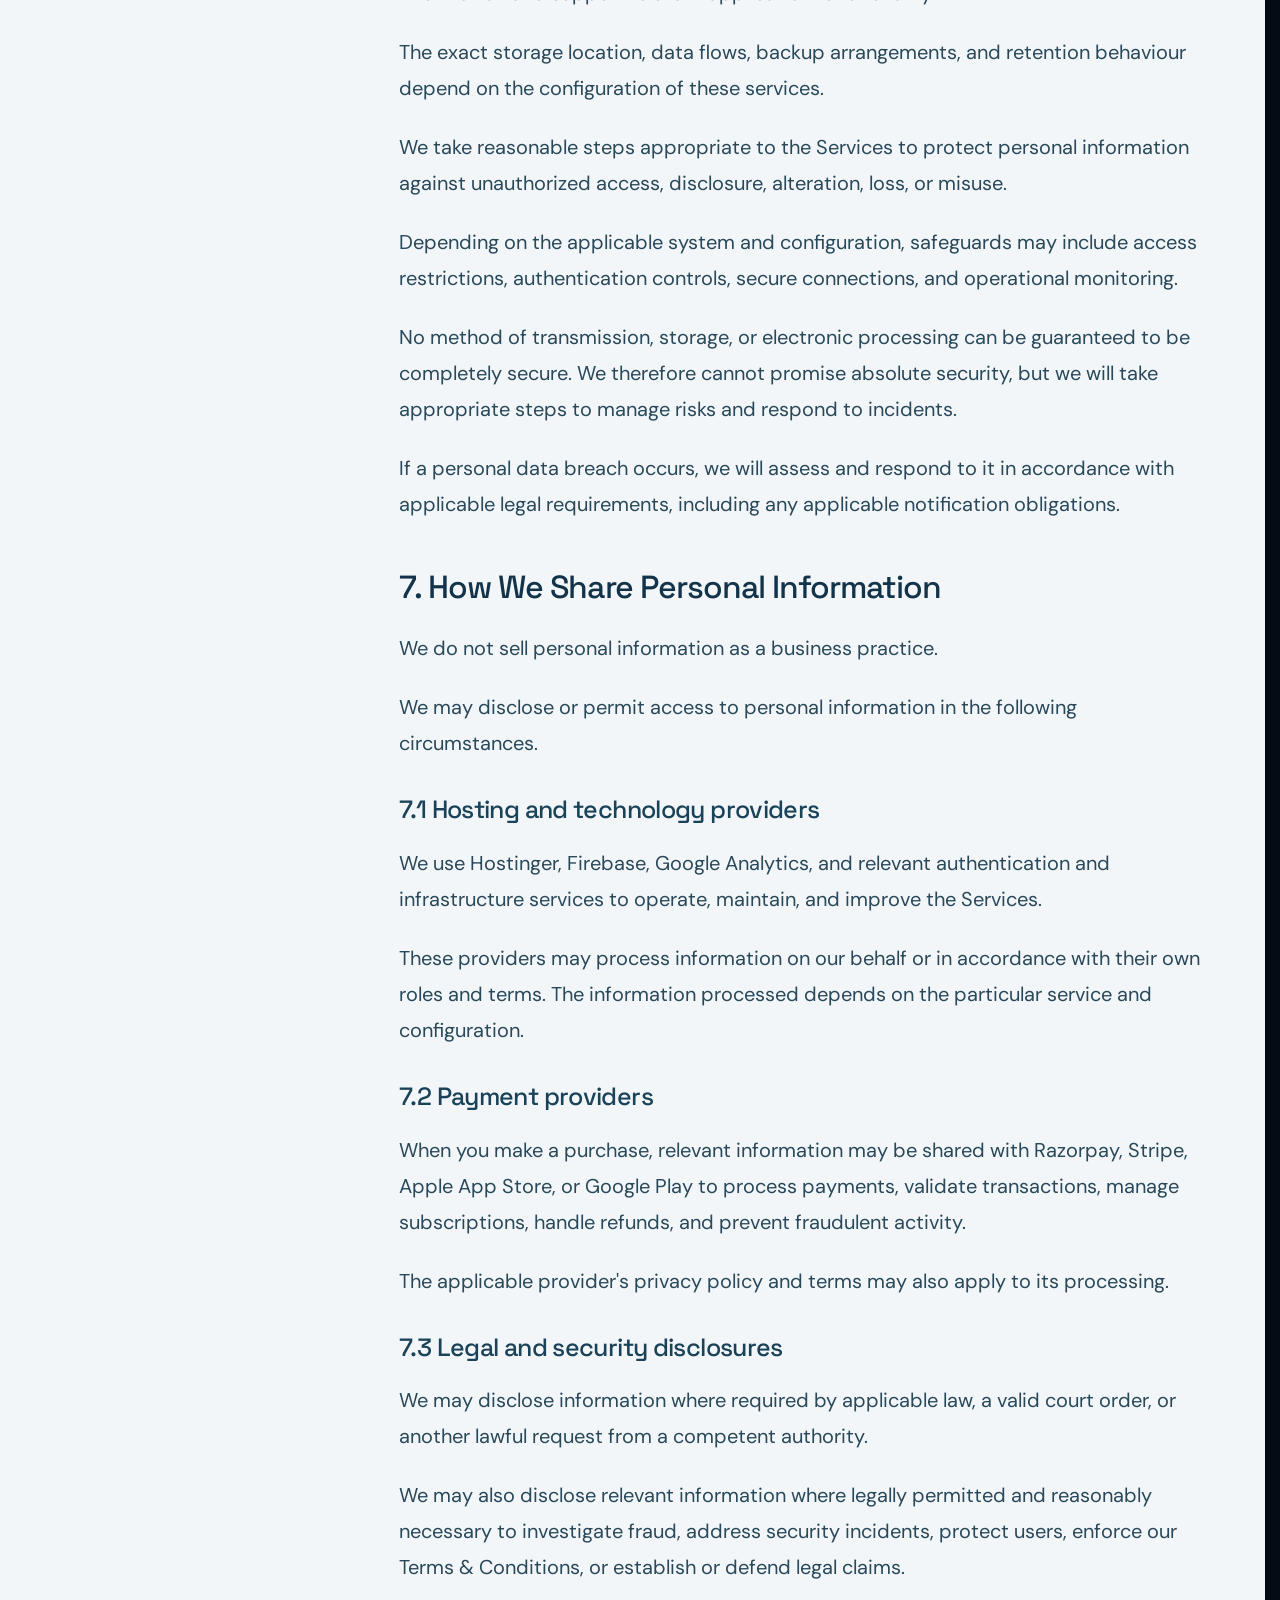
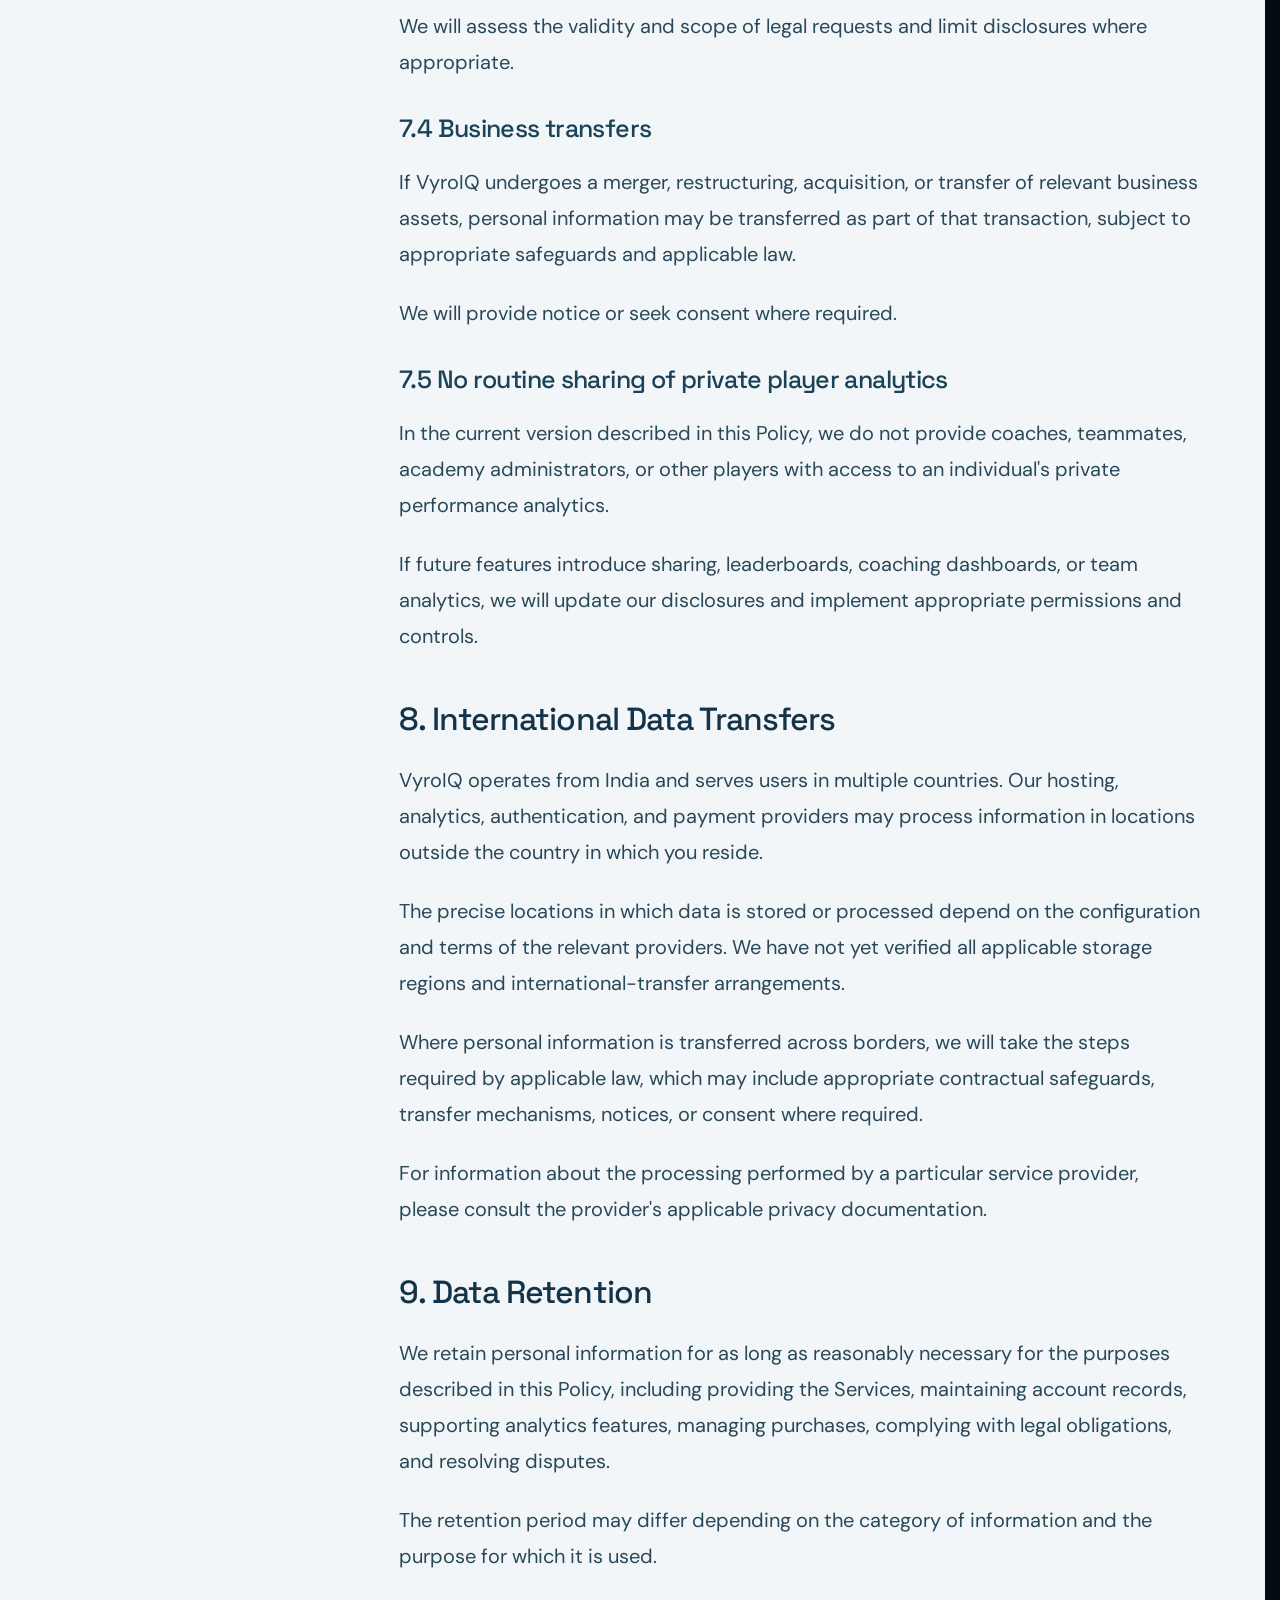
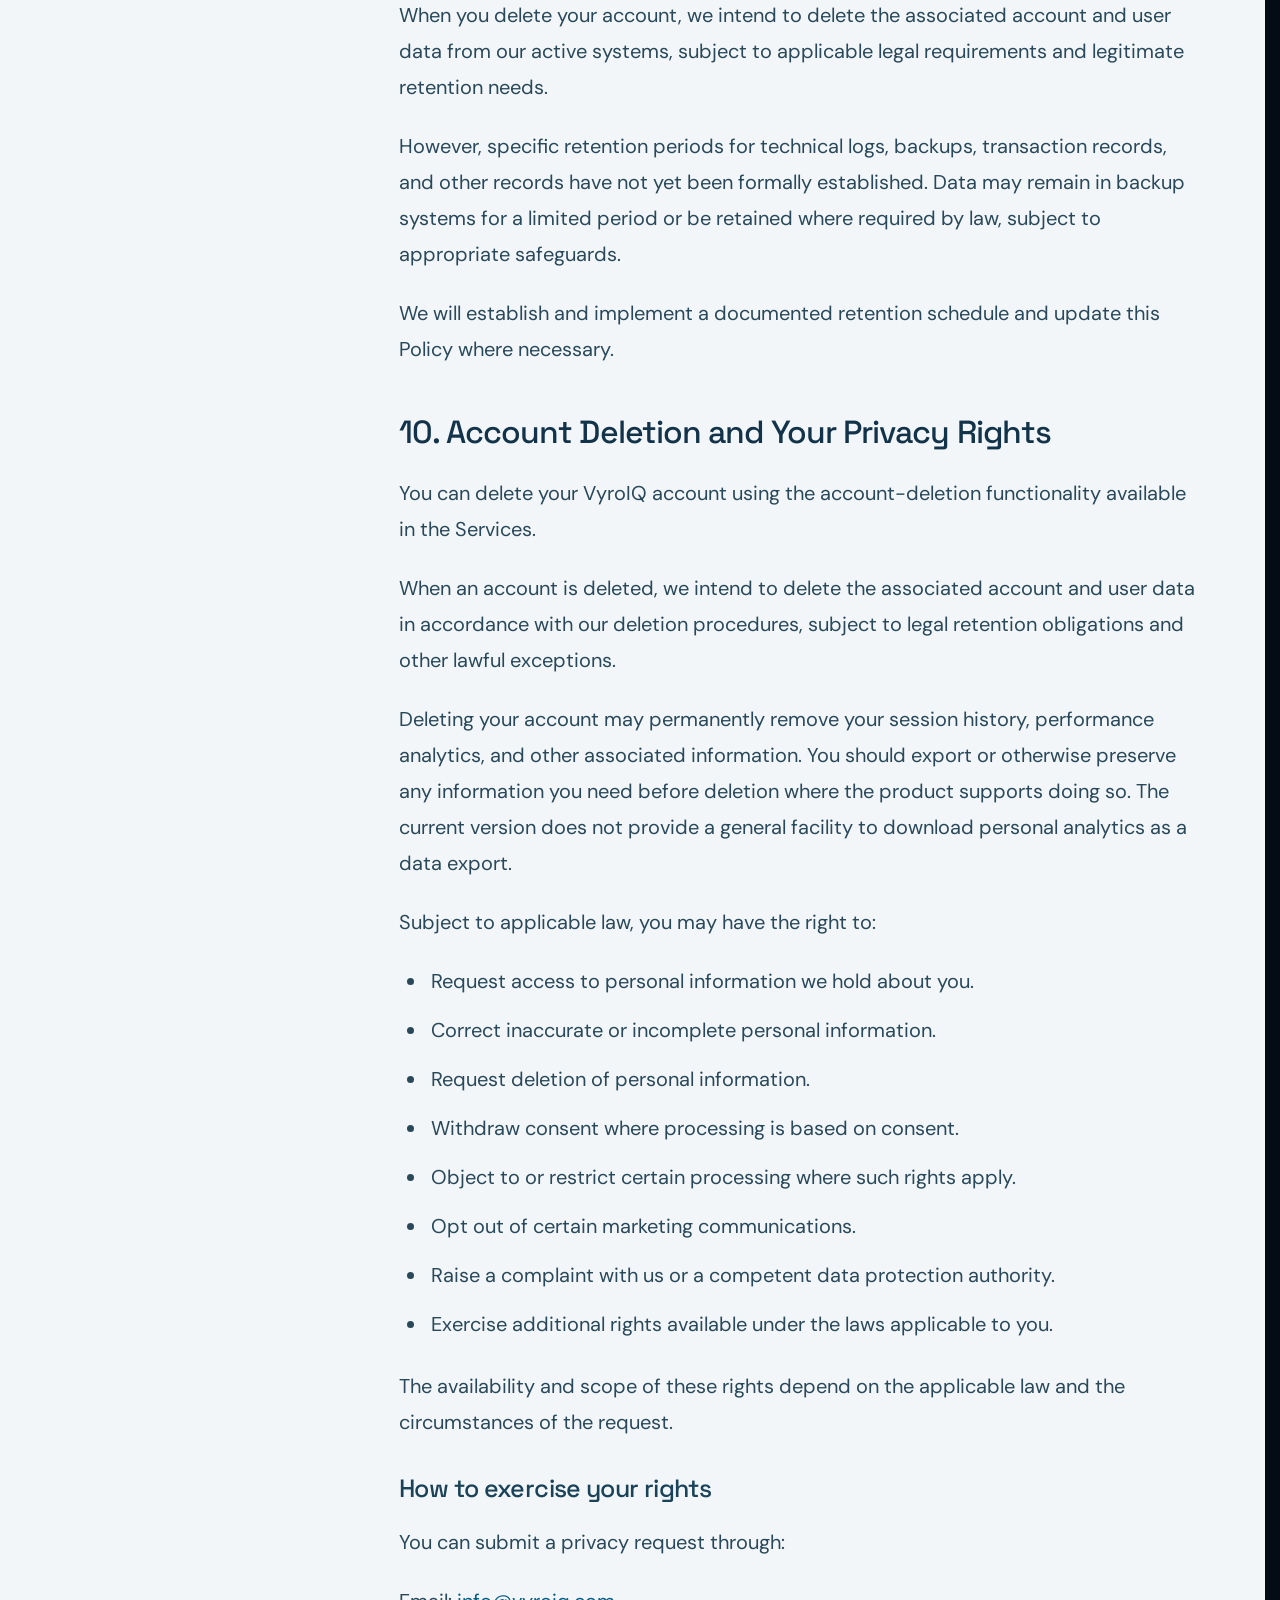
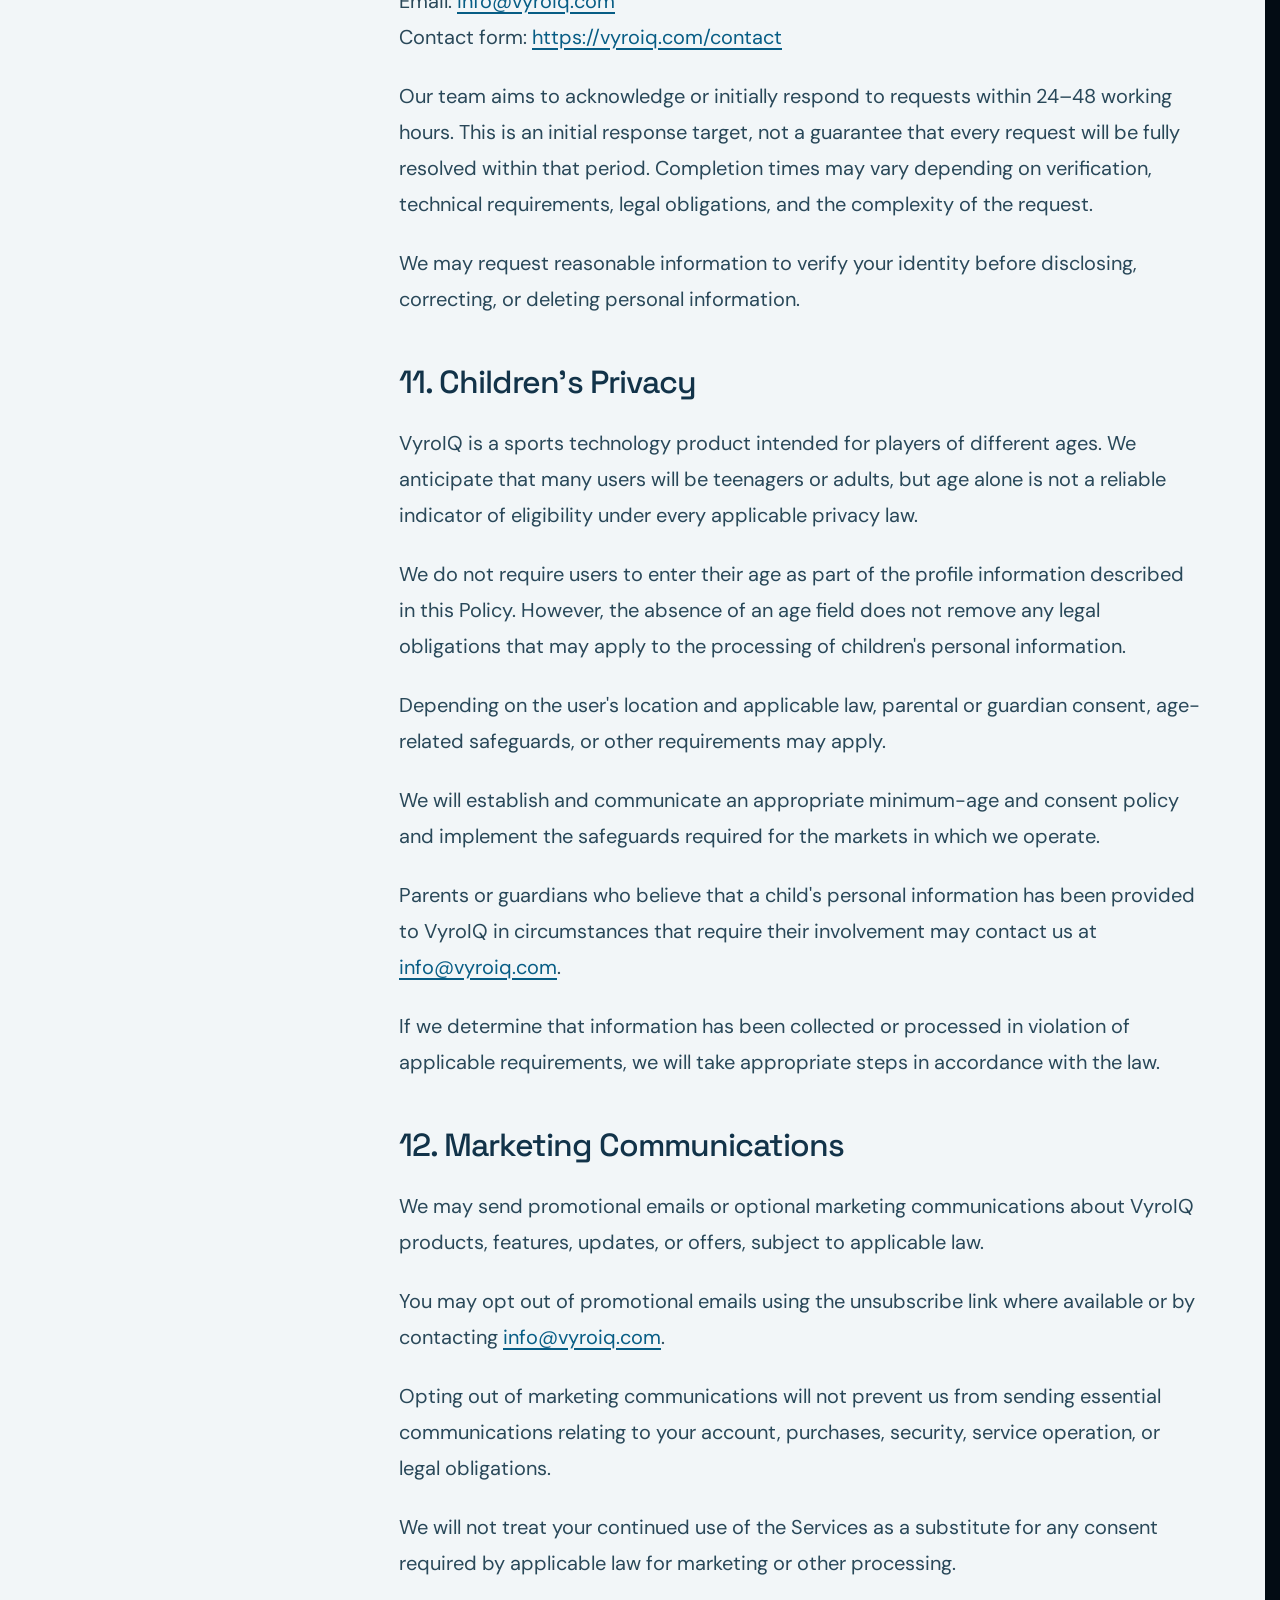
<file: privacy-policy/index.html>
<!DOCTYPE html><html lang="en"><head><meta charset="UTF-8"><meta name="viewport" content="width=device-width,initial-scale=1"><meta name="theme-color" content="#030c14"><meta name="description" content="VyroIQ Privacy Policy. Read the supplied policy document, including account, service and privacy information."><meta name="robots" content="noindex"><title>Privacy Policy | VyroIQ</title><link rel="icon" href="../assets/vyroiq-logo-transparent.png"><link rel="stylesheet" href="../style.css"><link rel="preconnect" href="https://fonts.googleapis.com"><link rel="preconnect" href="https://fonts.gstatic.com" crossorigin><link href="https://fonts.googleapis.com/css2?family=DM+Sans:wght@400;500;550;600;650;700&family=Space+Grotesk:wght@400;500;600;700&display=swap" rel="stylesheet"></head><body class="legal-page"><a class="skip-link" href="#main">Skip to content</a><header class="header"><a href="../index.html" class="brand" aria-label="VyroIQ home"><img src="../assets/vyroiq-logo-transparent.png" alt="Original VyroIQ logo" width="85" height="80"></a><nav id="nav" aria-label="Main navigation"><a href="../index.html#sensor">The sensor</a><a href="../index.html#app">The app</a><a href="../index.html#organizations">For organizations</a></nav><a href="../index.html#contact" class="button compact">Let's talk <span>↗</span></a><button class="menu-toggle" aria-controls="nav" aria-expanded="false" aria-label="Open navigation"><span></span><span></span></button></header><main id="main" class="legal-main"><div class="legal-heading"><a class="back-link" href="../index.html">← Back to VyroIQ</a><div class="eyebrow">VYROIQ / LEGAL</div><h1>Privacy Policy</h1><nav class="legal-page-switch" aria-label="Legal documents"><a href="../terms/index.html" >Terms &amp; Conditions</a><a href="../privacy-policy/index.html" aria-current="page">Privacy Policy</a></nav><div class="draft-notice"><strong>Draft document — pending finalization</strong><p>The supplied document contains unfinished dates, placeholders, and details awaiting confirmation. Its wording is reproduced below for review.</p></div></div><div class="legal-layout"><aside class="legal-toc"><details open><summary>On this page <span>↓</span></summary><nav aria-label="Contents"><a href="#section-1">1. Introduction</a><a href="#section-2">2. Personal Information We Collect</a><a href="#section-3">3. How We Use Your Information</a><a href="#section-4">4. Analytics, Cookies, and Similar Technologies</a><a href="#section-5">5. Artificial Intelligence and Automated Analysis</a><a href="#section-6">6. How We Store and Protect Information</a><a href="#section-7">7. How We Share Personal Information</a><a href="#section-8">8. International Data Transfers</a><a href="#section-9">9. Data Retention</a><a href="#section-10">10. Account Deletion and Your Privacy Rights</a><a href="#section-11">11. Children&#x27;s Privacy</a><a href="#section-12">12. Marketing Communications</a><a href="#section-13">13. Third-Party Services and Links</a><a href="#section-14">14. Changes to This Privacy Policy</a><a href="#section-15">15. Contact Us</a></nav></details></aside><article class="legal-article" aria-label="Privacy Policy document"><p class="legal-dates">Effective Date: [Insert publication date]<br>Last Updated: [Insert update date]</p><section class="legal-section" id="section-1"><h2>1. Introduction</h2><p>VyroIQ LLP ("VyroIQ," "we," "our," or "us") respects your privacy and is committed to handling your personal information responsibly.</p><p>This Privacy Policy explains how we collect, use, store, disclose, and protect personal information when you visit our website, use our mobile applications, create an account, purchase a subscription, or use our pickleball performance analytics and related services (collectively, the "Services").</p><p>VyroIQ provides sports technology designed to help pickleball players understand their performance through shot analytics, session history, paddle impact analysis, performance summaries, and related features.</p><p>This Privacy Policy applies to our website, mobile applications, and associated Services.</p><h3>Our business details</h3><p>Legal entity: VyroIQ LLP<br>Address: B-6th floor, 608, Ratnakar-9 Square, Manekbag, Ahmedabad, Gujarat, India, 380015<br>Website: <a href="https://vyroiq.com">https://vyroiq.com</a><br>Privacy contact: <a href="mailto:info@vyroiq.com">info@vyroiq.com</a><br>Contact form: <a href="https://vyroiq.com/contact">https://vyroiq.com/contact</a></p><p>We operate from India and offer our Services in India, the United States, Canada, Malaysia, Vietnam, and the Philippines.</p></section><section class="legal-section" id="section-2"><h2>2. Personal Information We Collect</h2><p>We collect information that you provide directly, information generated when you use the Services, and certain technical information collected through our systems and service providers.</p><p>The information we collect depends on the features you use and the permissions you provide.</p><h3>2.1 Account and profile information</h3><p>When you register or maintain a VyroIQ account, we may collect:</p><ul><li>Name, which is required to create a profile.</li><li>Email address.</li><li>Phone number, where provided or required by a supported feature.</li><li>Authentication information associated with your account.</li><li>Sign-in information provided through supported authentication services, including Google and Apple.</li><li>Optional profile information, such as playing level, dominant hand, personal goals, and profile photograph.</li></ul><p>A profile photograph is optional. We do not require you to provide your age as part of the profile information described in this Policy.</p><p>Authentication credentials are handled according to the relevant authentication implementation. We do not intend to collect or store your Google or Apple account password.</p><h3>2.2 Shot and paddle analytics</h3><p>To provide our pickleball analytics features, we process performance information associated with your account, which may include:</p><ul><li>Shot types and shot classifications.</li><li>Shot confidence scores and related analytical indicators.</li><li>Swing or angular speed, estimated power, impact acceleration, and rotation metrics, where supported.</li><li>Paddle impact locations.</li><li>Paddle hotspot maps and impact distributions.</li><li>Other measurements and analytical information generated by supported product features.</li></ul><p>This information is used to provide performance analytics and help you understand your playing patterns.</p><h3>2.3 Session and performance information</h3><p>We may collect and store:</p><ul><li>Session timestamps and duration.</li><li>Session history.</li><li>Shot and session summaries.</li><li>Skill scores and consistency indicators.</li><li>Performance trends, strengths, and areas for improvement.</li><li>Other derived performance indicators generated through the Services.</li></ul><p>These records help you review your own playing history and monitor your progress over time.</p><p>In the current version of VyroIQ, player performance information is intended for the individual player&#x27;s use. We do not currently provide other players, coaches, or academy administrators with access to your private performance history through the functionality described in this Policy.</p><h3>2.4 Device and technical information</h3><p>When you use the website or mobile applications, we and our service providers may collect technical information such as:</p><ul><li>Device identifiers and device-related information.</li><li>App usage and interaction events.</li><li>Diagnostic information and crash logs.</li><li>Technical logs needed to troubleshoot errors, maintain security, and improve reliability.</li><li>Basic network and connection information, where made available by the relevant systems.</li></ul><p>The specific information collected depends on your device, operating system, application configuration, and the services enabled in the product.</p><h3>2.5 Information we do not intentionally collect</h3><p>Based on the current functionality described to us:</p><ul><li>We do not collect precise GPS location as a standard feature.</li><li>We do not perform facial recognition or biometric identification.</li><li>We do not capture or upload video or audio recordings of your pickleball sessions.</li><li>We do not allow users to upload another person&#x27;s player data through the current functionality described in this Policy.</li></ul><p>You may voluntarily upload a profile photograph if the relevant feature is available. Such a photograph is distinct from video recording or facial-recognition processing.</p><p>If our features or data practices change materially, we will update this Policy as required.</p></section><section class="legal-section" id="section-3"><h2>3. How We Use Your Information</h2><p>We use personal information for the following purposes:</p><h3>3.1 Providing the Services</h3><p>We process your information to:</p><ul><li>Create and maintain your account.</li><li>Authenticate your identity and enable secure sign-in.</li><li>Store and display your session history and performance analytics.</li><li>Generate shot summaries, paddle hotspot visualizations, and performance indicators.</li><li>Provide features associated with your subscription or purchase.</li><li>Maintain your profile and preferences.</li></ul><h3>3.2 Improving performance and reliability</h3><p>We may use technical information, diagnostics, and permitted usage analytics to:</p><ul><li>Identify and troubleshoot application errors.</li><li>Monitor system performance and stability.</li><li>Understand feature usage and improve the user experience.</li><li>Detect suspicious activity and help protect our systems.</li></ul><h3>3.3 Payments and subscriptions</h3><p>We process or facilitate the information needed to manage paid subscriptions and one-time purchases, including purchase status, subscription entitlements, transaction references, and payment-related records made available by the relevant payment provider.</p><p>Payments may be processed through Razorpay, Stripe, Apple App Store, or Google Play, depending on the purchase channel.</p><p>Payment providers may independently process information under their own privacy policies and applicable terms.</p><h3>3.4 Communications and customer support</h3><p>We may use your contact information to:</p><ul><li>Respond to questions, complaints, and support requests.</li><li>Send account-related and security communications.</li><li>Communicate important service changes or policy updates.</li><li>Send promotional emails or optional marketing communications, subject to applicable law and your available communication preferences.</li></ul><p>You may opt out of promotional communications where an unsubscribe mechanism or other applicable opt-out method is provided. Essential service, billing, security, and legal notices may still be sent when necessary.</p><h3>3.5 Legal compliance and protection</h3><p>We may process information where reasonably necessary to:</p><ul><li>Comply with applicable laws and valid legal requirements.</li><li>Investigate suspected fraud, abuse, or security incidents.</li><li>Enforce our Terms &amp; Conditions.</li><li>Protect the rights, property, security, and legitimate interests of VyroIQ, our users, and others.</li><li>Establish, exercise, or defend legal claims.</li></ul><p>We will seek to limit such processing to what is reasonably necessary and legally permitted.</p></section><section class="legal-section" id="section-4"><h2>4. Analytics, Cookies, and Similar Technologies</h2><p>VyroIQ uses Google Analytics and Firebase-related services for analytics and application functionality, as applicable to the website and mobile applications.</p><p>These services may collect technical information, usage events, device information, and interaction data to help us understand how the Services are used and improve their reliability.</p><h3>4.1 Cookies and similar technologies</h3><p>Our website&#x27;s cookie configuration has not yet been fully verified. Google Analytics may use cookies or similar technologies depending on its implementation and settings.</p><p>We will describe the actual cookies and similar technologies used by the website in accordance with applicable law. Where consent is required for non-essential cookies or similar technologies, we will provide an appropriate consent mechanism.</p><h3>4.2 Analytics preferences</h3><p>Where supported and legally required, you may be able to manage optional analytics or tracking through available settings, device controls, or consent preferences.</p><p>Some technical processing is necessary to provide and secure the Services. Disabling optional analytics should not be represented as disabling every form of technical logging or processing needed to operate the application.</p><p>The available opt-out mechanisms depend on the product configuration and applicable law.</p></section><section class="legal-section" id="section-5"><h2>5. Artificial Intelligence and Automated Analysis</h2><p>VyroIQ provides analytical features intended to help players understand their pickleball performance.</p><p>These features may calculate performance indicators, identify patterns, or generate insights from shot and session information.</p><p>External AI processing: Whether the live VyroIQ product sends personal or performance data to Google Gemini or another external AI provider must be confirmed before publication of this Policy. We will identify any external AI providers, the categories of information shared, the purpose of processing, and relevant retention or training arrangements once verified.</p><p>Until that verification is complete, this Policy should not be interpreted as confirming that Gemini receives player data.</p><p>If an external AI service is introduced or used to process personal information, we will update the relevant disclosures and obtain any consent or provide any notices required by applicable law.</p><p>Our performance insights are intended to support sports training and improvement. They are not a substitute for individualized coaching, medical advice, diagnosis, or treatment.</p></section><section class="legal-section" id="section-6"><h2>6. How We Store and Protect Information</h2><p>VyroIQ uses Hostinger infrastructure for server-side storage and processing of account and session information. Firebase is also used to store or process analytics-related information and support relevant application functionality.</p><p>The exact storage location, data flows, backup arrangements, and retention behaviour depend on the configuration of these services.</p><p>We take reasonable steps appropriate to the Services to protect personal information against unauthorized access, disclosure, alteration, loss, or misuse.</p><p>Depending on the applicable system and configuration, safeguards may include access restrictions, authentication controls, secure connections, and operational monitoring.</p><p>No method of transmission, storage, or electronic processing can be guaranteed to be completely secure. We therefore cannot promise absolute security, but we will take appropriate steps to manage risks and respond to incidents.</p><p>If a personal data breach occurs, we will assess and respond to it in accordance with applicable legal requirements, including any applicable notification obligations.</p></section><section class="legal-section" id="section-7"><h2>7. How We Share Personal Information</h2><p>We do not sell personal information as a business practice.</p><p>We may disclose or permit access to personal information in the following circumstances.</p><h3>7.1 Hosting and technology providers</h3><p>We use Hostinger, Firebase, Google Analytics, and relevant authentication and infrastructure services to operate, maintain, and improve the Services.</p><p>These providers may process information on our behalf or in accordance with their own roles and terms. The information processed depends on the particular service and configuration.</p><h3>7.2 Payment providers</h3><p>When you make a purchase, relevant information may be shared with Razorpay, Stripe, Apple App Store, or Google Play to process payments, validate transactions, manage subscriptions, handle refunds, and prevent fraudulent activity.</p><p>The applicable provider&#x27;s privacy policy and terms may also apply to its processing.</p><h3>7.3 Legal and security disclosures</h3><p>We may disclose information where required by applicable law, a valid court order, or another lawful request from a competent authority.</p><p>We may also disclose relevant information where legally permitted and reasonably necessary to investigate fraud, address security incidents, protect users, enforce our Terms &amp; Conditions, or establish or defend legal claims.</p><p>We will assess the validity and scope of legal requests and limit disclosures where appropriate.</p><h3>7.4 Business transfers</h3><p>If VyroIQ undergoes a merger, restructuring, acquisition, or transfer of relevant business assets, personal information may be transferred as part of that transaction, subject to appropriate safeguards and applicable law.</p><p>We will provide notice or seek consent where required.</p><h3>7.5 No routine sharing of private player analytics</h3><p>In the current version described in this Policy, we do not provide coaches, teammates, academy administrators, or other players with access to an individual&#x27;s private performance analytics.</p><p>If future features introduce sharing, leaderboards, coaching dashboards, or team analytics, we will update our disclosures and implement appropriate permissions and controls.</p></section><section class="legal-section" id="section-8"><h2>8. International Data Transfers</h2><p>VyroIQ operates from India and serves users in multiple countries. Our hosting, analytics, authentication, and payment providers may process information in locations outside the country in which you reside.</p><p>The precise locations in which data is stored or processed depend on the configuration and terms of the relevant providers. We have not yet verified all applicable storage regions and international-transfer arrangements.</p><p>Where personal information is transferred across borders, we will take the steps required by applicable law, which may include appropriate contractual safeguards, transfer mechanisms, notices, or consent where required.</p><p>For information about the processing performed by a particular service provider, please consult the provider&#x27;s applicable privacy documentation.</p></section><section class="legal-section" id="section-9"><h2>9. Data Retention</h2><p>We retain personal information for as long as reasonably necessary for the purposes described in this Policy, including providing the Services, maintaining account records, supporting analytics features, managing purchases, complying with legal obligations, and resolving disputes.</p><p>The retention period may differ depending on the category of information and the purpose for which it is used.</p><p>When you delete your account, we intend to delete the associated account and user data from our active systems, subject to applicable legal requirements and legitimate retention needs.</p><p>However, specific retention periods for technical logs, backups, transaction records, and other records have not yet been formally established. Data may remain in backup systems for a limited period or be retained where required by law, subject to appropriate safeguards.</p><p>We will establish and implement a documented retention schedule and update this Policy where necessary.</p></section><section class="legal-section" id="section-10"><h2>10. Account Deletion and Your Privacy Rights</h2><p>You can delete your VyroIQ account using the account-deletion functionality available in the Services.</p><p>When an account is deleted, we intend to delete the associated account and user data in accordance with our deletion procedures, subject to legal retention obligations and other lawful exceptions.</p><p>Deleting your account may permanently remove your session history, performance analytics, and other associated information. You should export or otherwise preserve any information you need before deletion where the product supports doing so. The current version does not provide a general facility to download personal analytics as a data export.</p><p>Subject to applicable law, you may have the right to:</p><ul><li>Request access to personal information we hold about you.</li><li>Correct inaccurate or incomplete personal information.</li><li>Request deletion of personal information.</li><li>Withdraw consent where processing is based on consent.</li><li>Object to or restrict certain processing where such rights apply.</li><li>Opt out of certain marketing communications.</li><li>Raise a complaint with us or a competent data protection authority.</li><li>Exercise additional rights available under the laws applicable to you.</li></ul><p>The availability and scope of these rights depend on the applicable law and the circumstances of the request.</p><h3>How to exercise your rights</h3><p>You can submit a privacy request through:</p><p>Email: <a href="mailto:info@vyroiq.com">info@vyroiq.com</a><br>Contact form: <a href="https://vyroiq.com/contact">https://vyroiq.com/contact</a></p><p>Our team aims to acknowledge or initially respond to requests within 24–48 working hours. This is an initial response target, not a guarantee that every request will be fully resolved within that period. Completion times may vary depending on verification, technical requirements, legal obligations, and the complexity of the request.</p><p>We may request reasonable information to verify your identity before disclosing, correcting, or deleting personal information.</p></section><section class="legal-section" id="section-11"><h2>11. Children&#x27;s Privacy</h2><p>VyroIQ is a sports technology product intended for players of different ages. We anticipate that many users will be teenagers or adults, but age alone is not a reliable indicator of eligibility under every applicable privacy law.</p><p>We do not require users to enter their age as part of the profile information described in this Policy. However, the absence of an age field does not remove any legal obligations that may apply to the processing of children&#x27;s personal information.</p><p>Depending on the user&#x27;s location and applicable law, parental or guardian consent, age-related safeguards, or other requirements may apply.</p><p>We will establish and communicate an appropriate minimum-age and consent policy and implement the safeguards required for the markets in which we operate.</p><p>Parents or guardians who believe that a child&#x27;s personal information has been provided to VyroIQ in circumstances that require their involvement may contact us at <a href="mailto:info@vyroiq.com">info@vyroiq.com</a>.</p><p>If we determine that information has been collected or processed in violation of applicable requirements, we will take appropriate steps in accordance with the law.</p></section><section class="legal-section" id="section-12"><h2>12. Marketing Communications</h2><p>We may send promotional emails or optional marketing communications about VyroIQ products, features, updates, or offers, subject to applicable law.</p><p>You may opt out of promotional emails using the unsubscribe link where available or by contacting <a href="mailto:info@vyroiq.com">info@vyroiq.com</a>.</p><p>Opting out of marketing communications will not prevent us from sending essential communications relating to your account, purchases, security, service operation, or legal obligations.</p><p>We will not treat your continued use of the Services as a substitute for any consent required by applicable law for marketing or other processing.</p></section><section class="legal-section" id="section-13"><h2>13. Third-Party Services and Links</h2><p>The Services may contain links to third-party websites or depend on third-party products and services.</p><p>Those third parties may collect or process information under their own privacy policies and terms. VyroIQ does not control the independent privacy practices of third parties.</p><p>We encourage you to review the relevant privacy documentation before using an external service or providing information directly to another provider.</p></section><section class="legal-section" id="section-14"><h2>14. Changes to This Privacy Policy</h2><p>We may update this Privacy Policy to reflect changes in our products, data-processing practices, service providers, legal obligations, or security measures.</p><p>When changes are made, we will update the "Last Updated" date. Where required by applicable law, we will provide notice of material changes or obtain consent before implementing them.</p><p>We encourage you to review this page periodically to stay informed about our privacy practices.</p></section><section class="legal-section" id="section-15"><h2>15. Contact Us</h2><p>If you have questions about this Privacy Policy, wish to exercise your privacy rights, or want to raise a privacy-related complaint, please contact us.</p><p>VyroIQ LLP<br>B-6th floor, 608, Ratnakar-9 Square, Manekbag, Ahmedabad, Gujarat, India, 380015</p><p>Email: <a href="mailto:info@vyroiq.com">info@vyroiq.com</a><br>Website: <a href="https://vyroiq.com">https://vyroiq.com</a><br>Contact form: <a href="https://vyroiq.com/contact">https://vyroiq.com/contact</a></p><p>We aim to acknowledge privacy enquiries within 24–48 working hours. Requests will be handled in accordance with applicable law and the procedures applicable to the request.</p></section><div class="legal-end"><a href="../terms/index.html">Read the Terms & Conditions ↗</a><a href="#main">Back to top ↑</a></div></article></div></main><footer class="footer"><div class="footer-brand"><a href="../index.html" class="brand" aria-label="VyroIQ home"><img src="../assets/vyroiq-logo-transparent.png" alt="Original VyroIQ logo" width="85" height="80"></a><p>Smart paddle. Smarter practice.</p></div><nav aria-label="Footer product navigation"><a href="../index.html#sensor">The sensor</a><a href="../index.html#app">The app</a><a href="../index.html#organizations">Organizations</a></nav><nav aria-label="Legal navigation"><a href="../terms/index.html">Terms &amp; Conditions</a><a href="../privacy-policy/index.html">Privacy Policy</a><a href="../index.html#contact">Contact</a></nav><div class="footer-bottom"><span>© 2026 VyroIQ</span><span>Pickleball intelligence. Connected.</span></div></footer><script src="../site.js"></script></body></html>
</file>
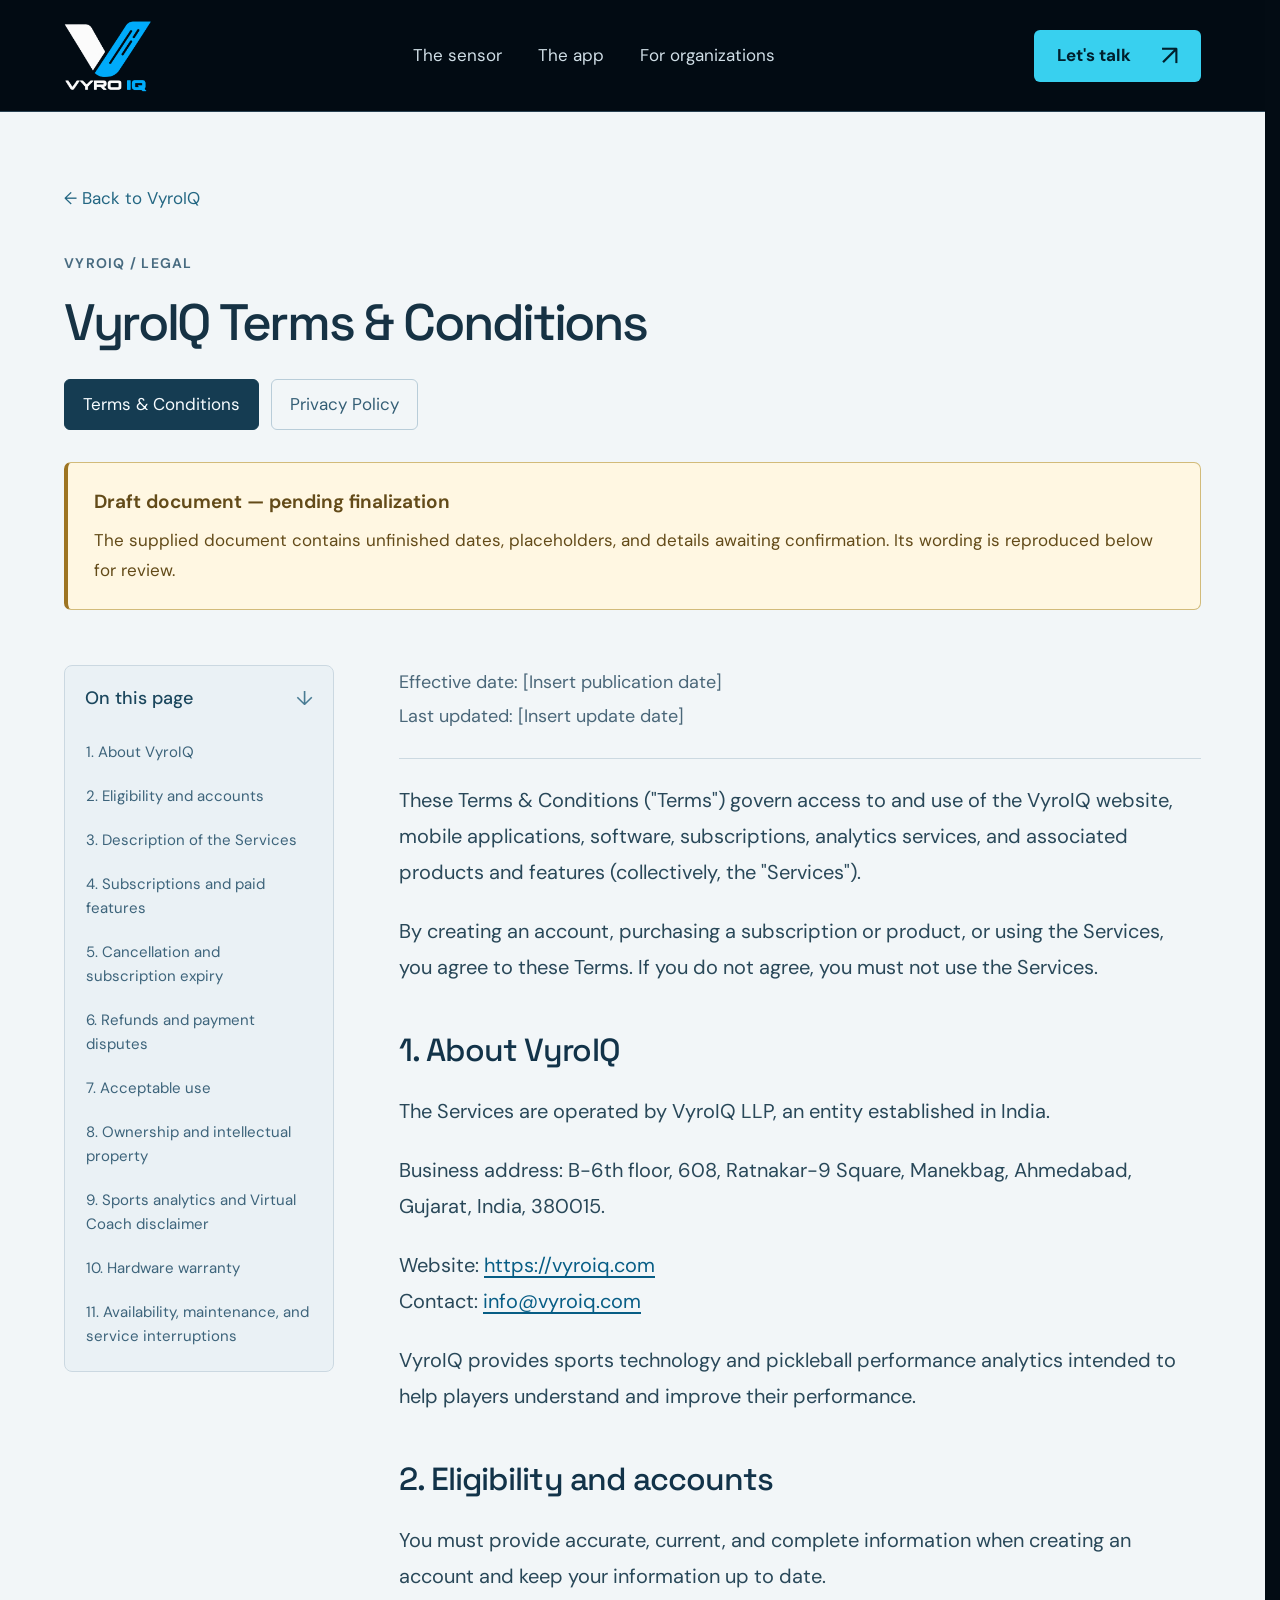
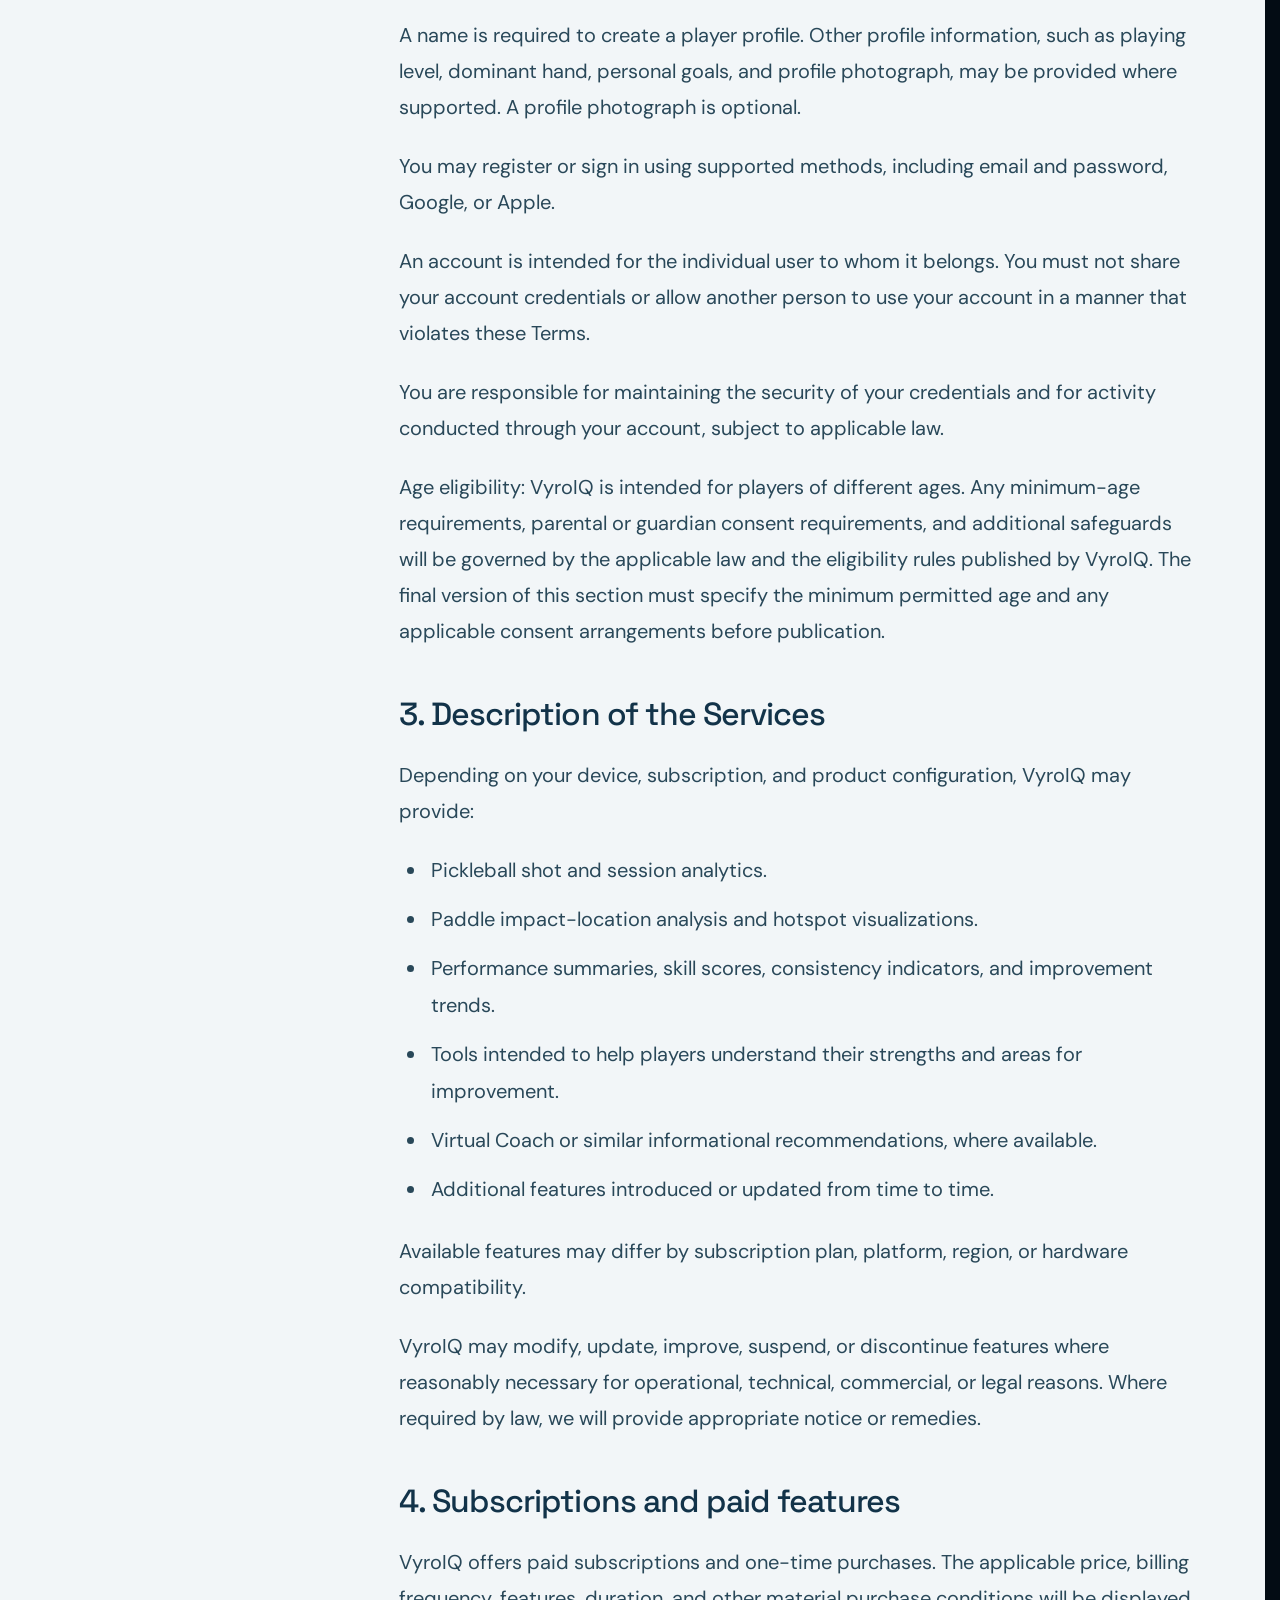
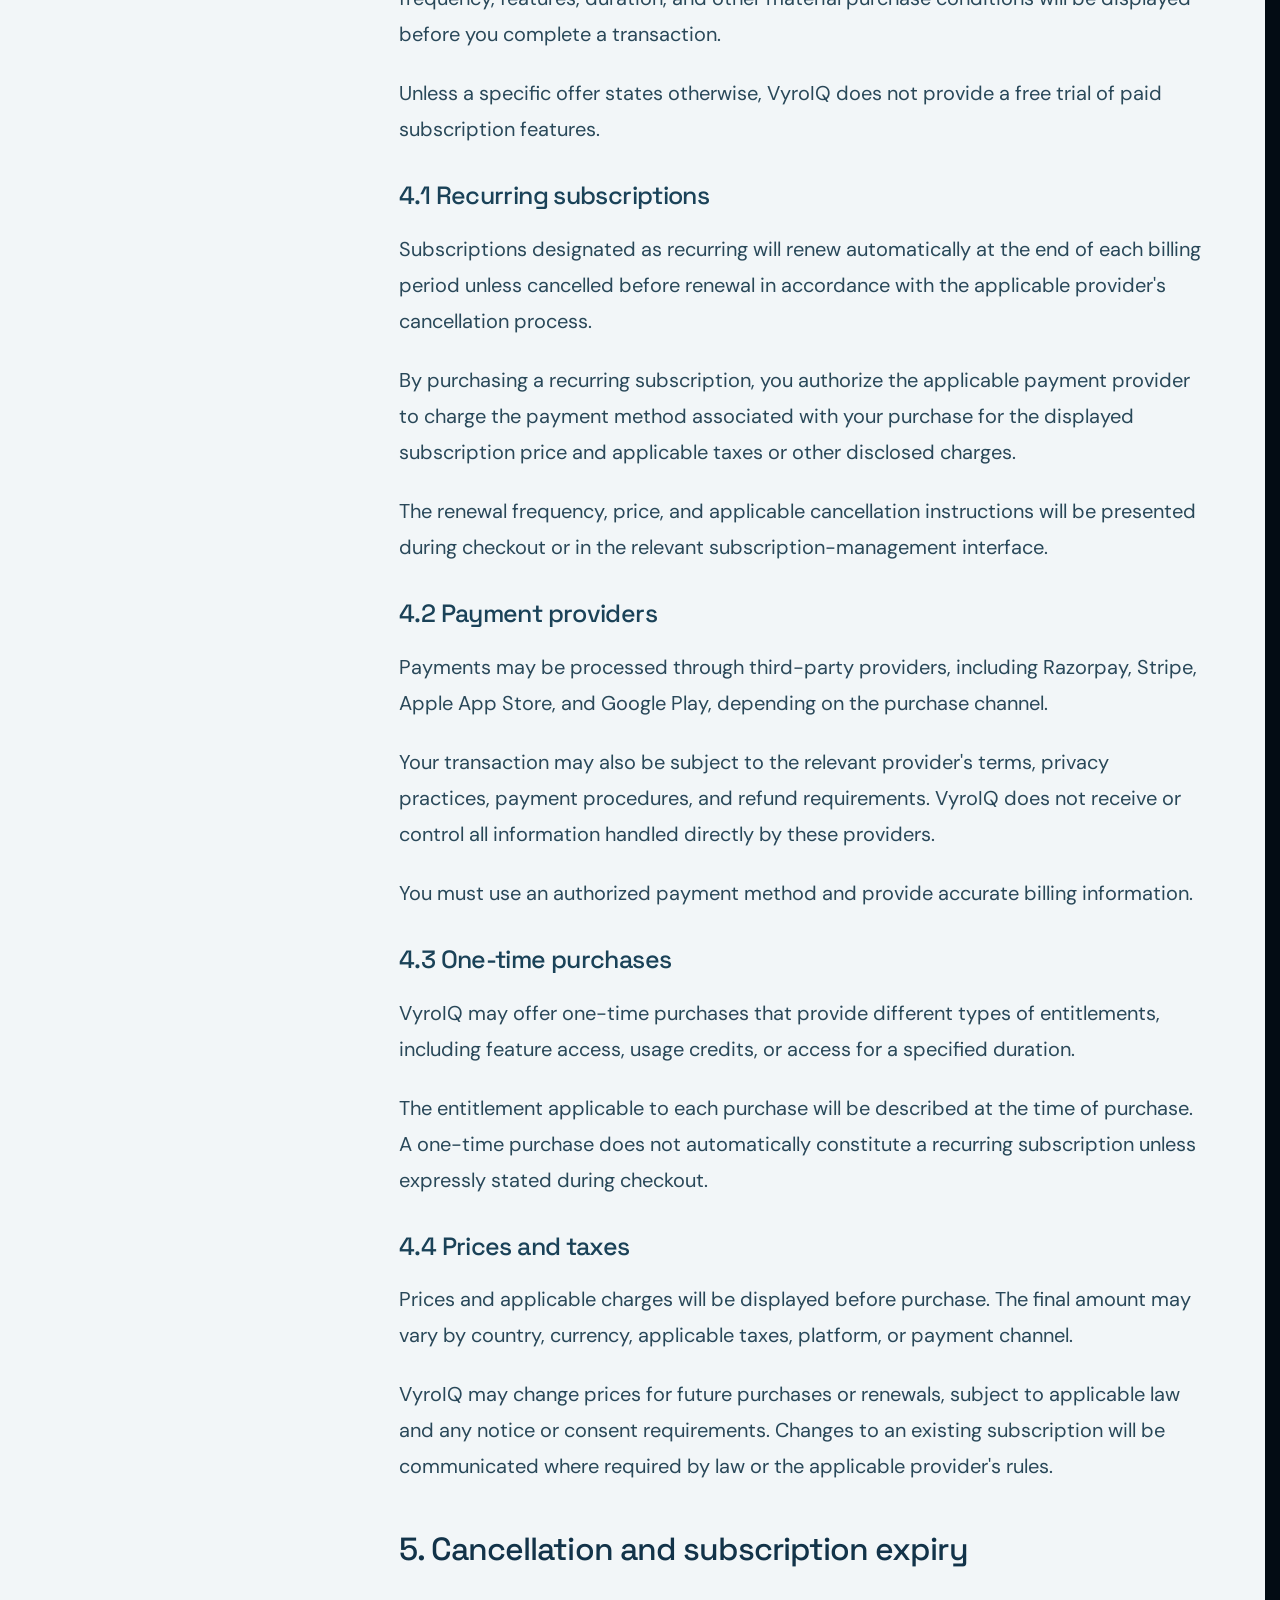
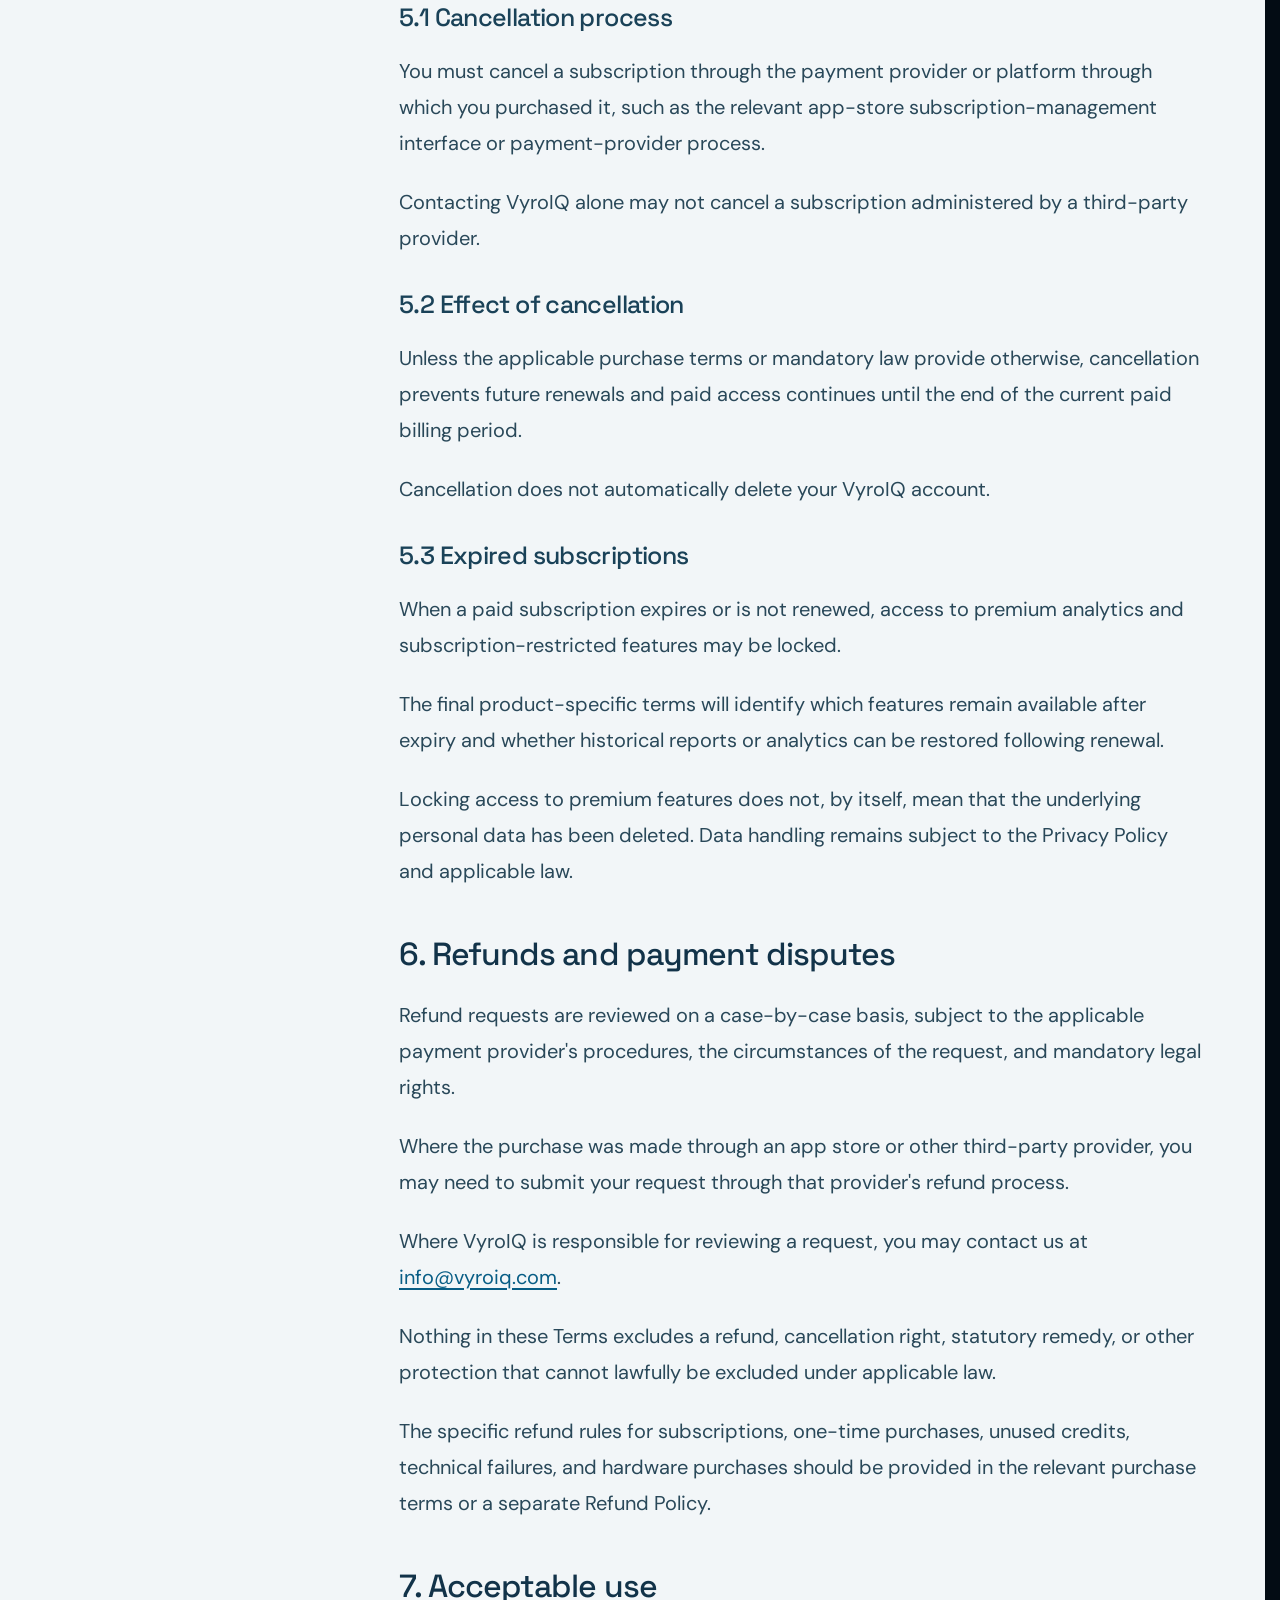
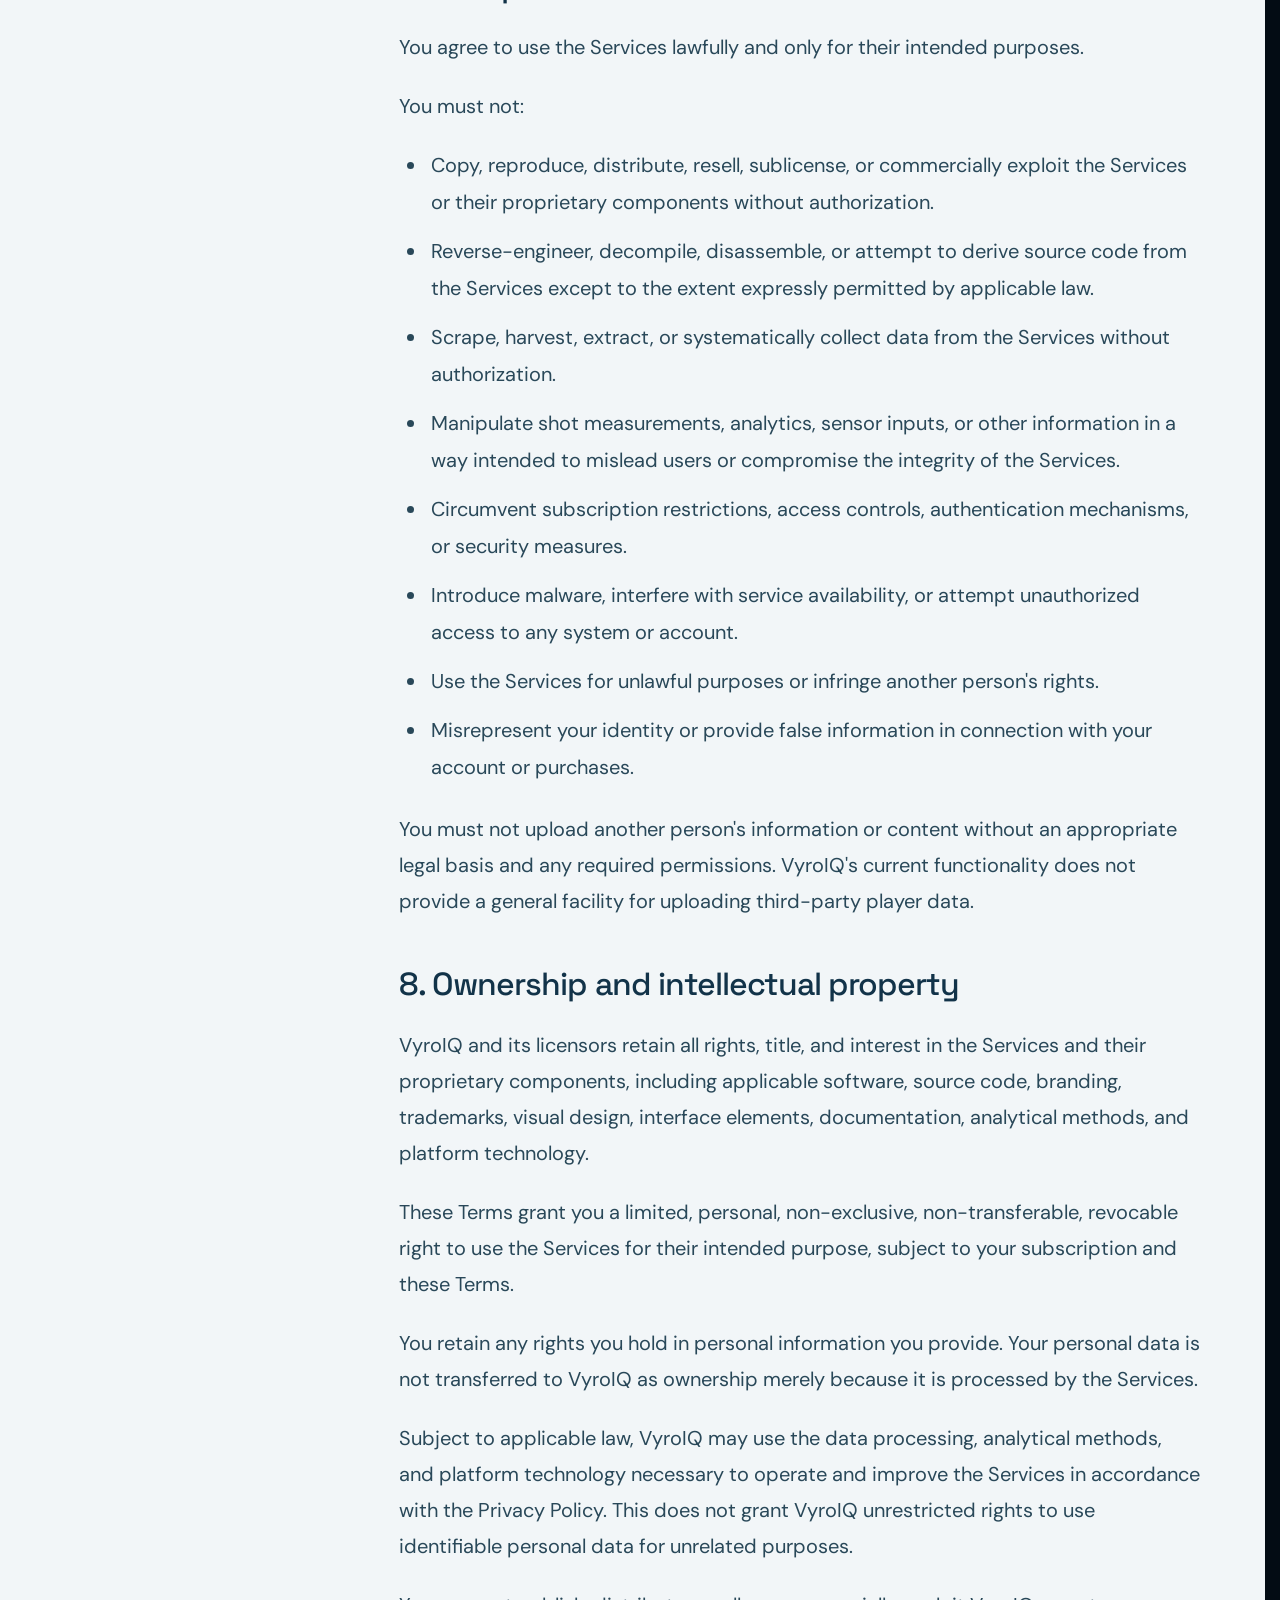
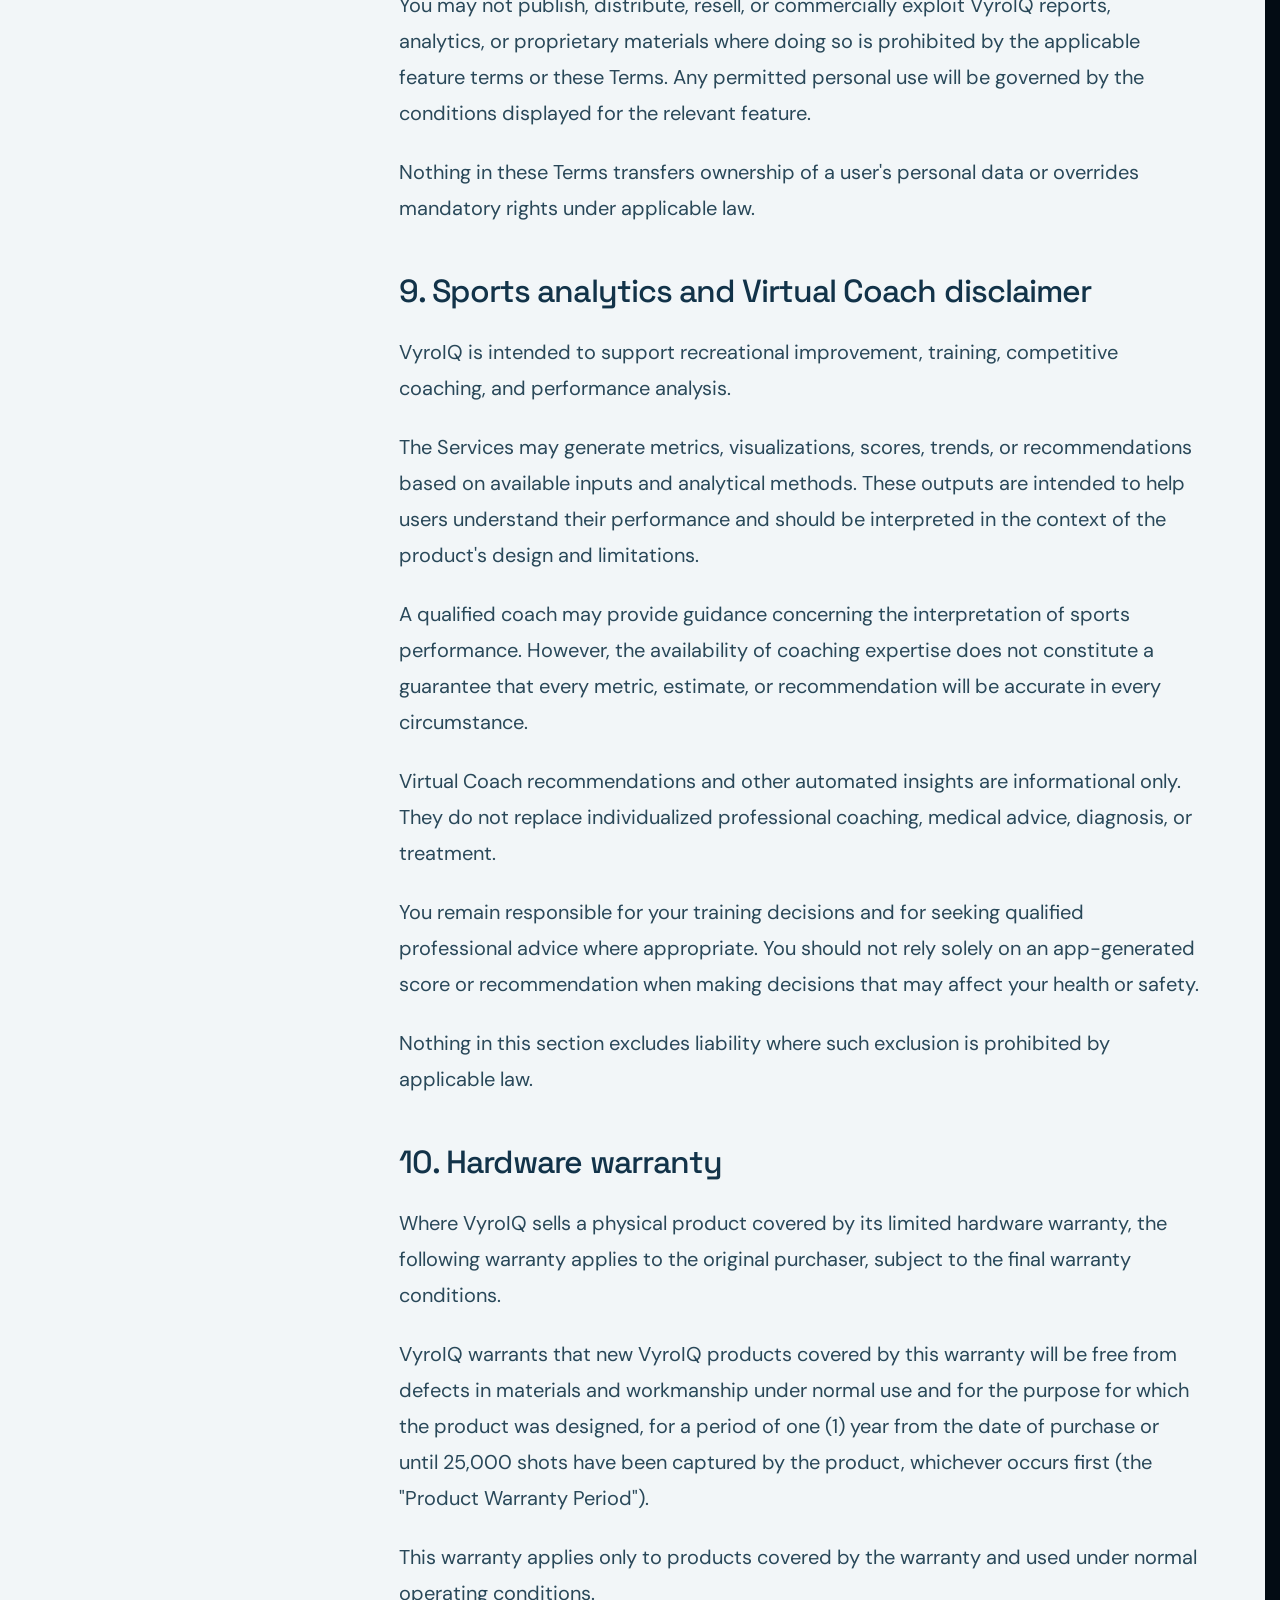
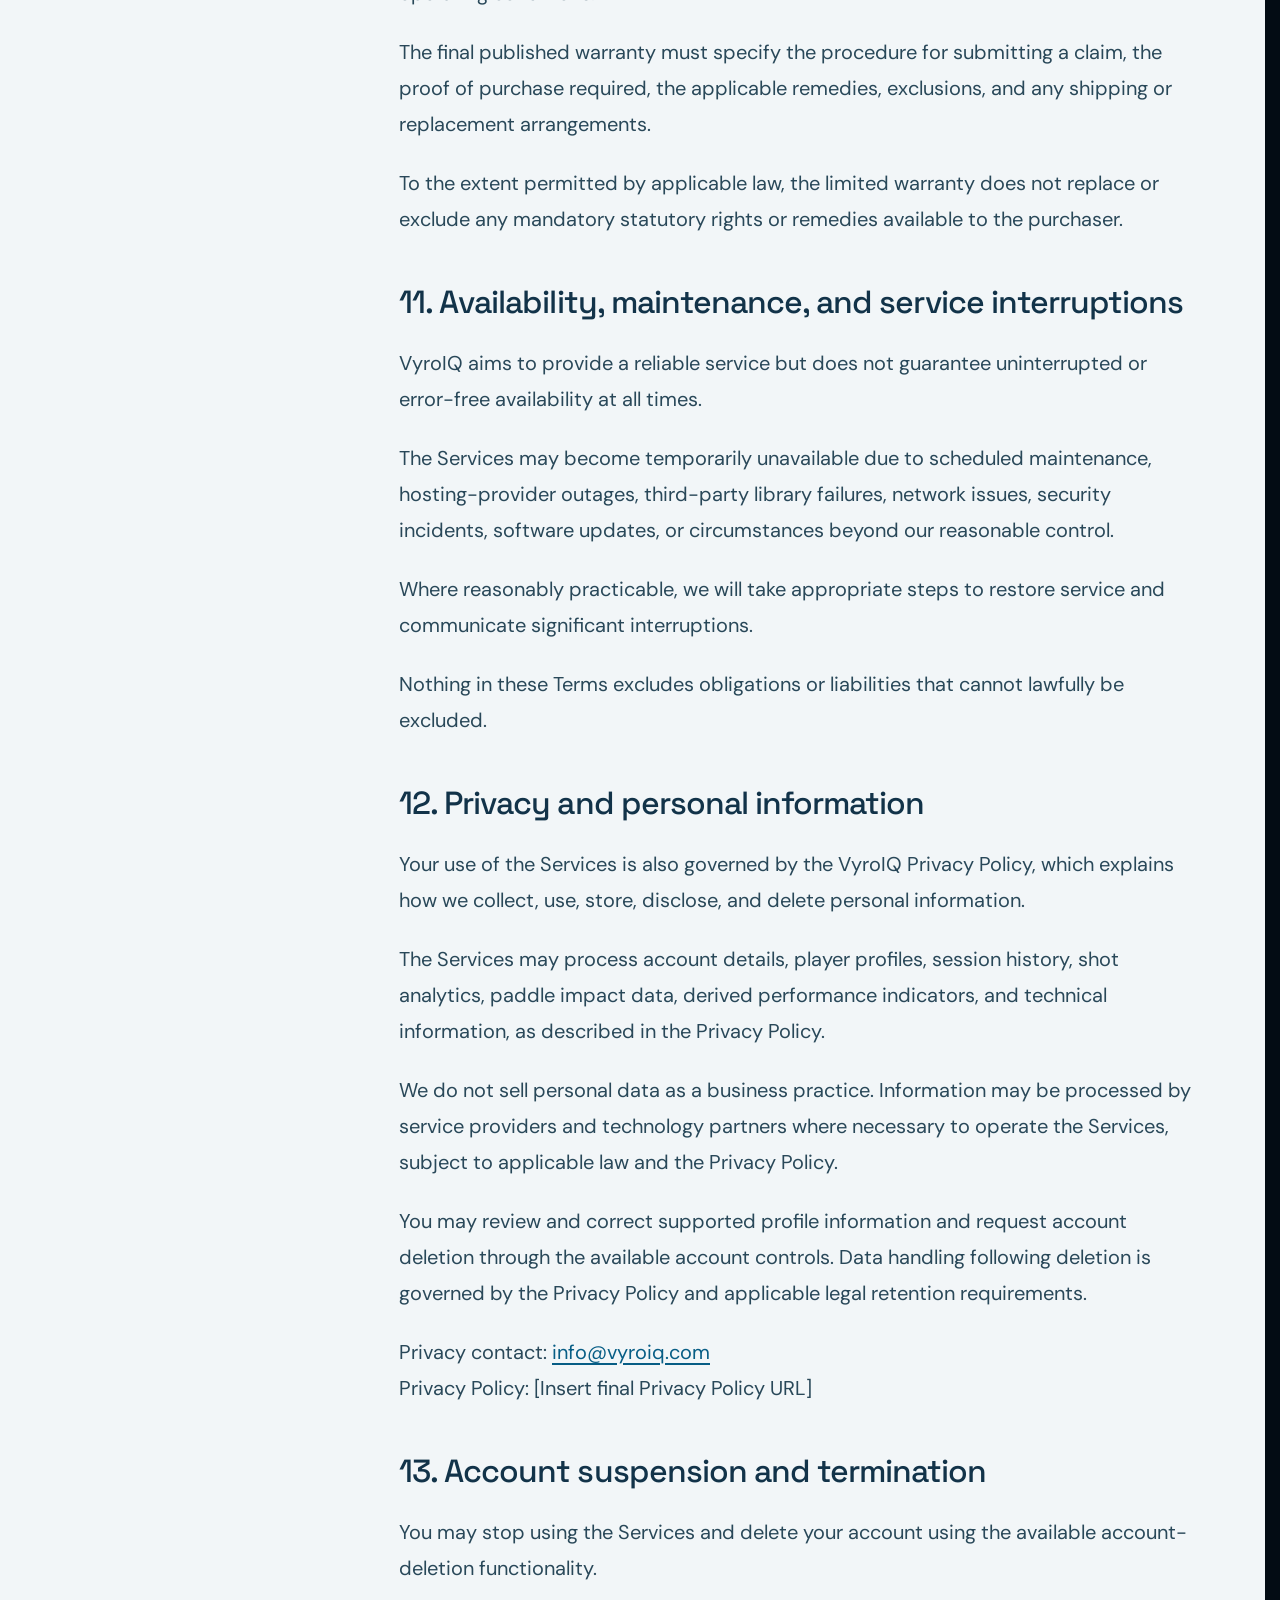
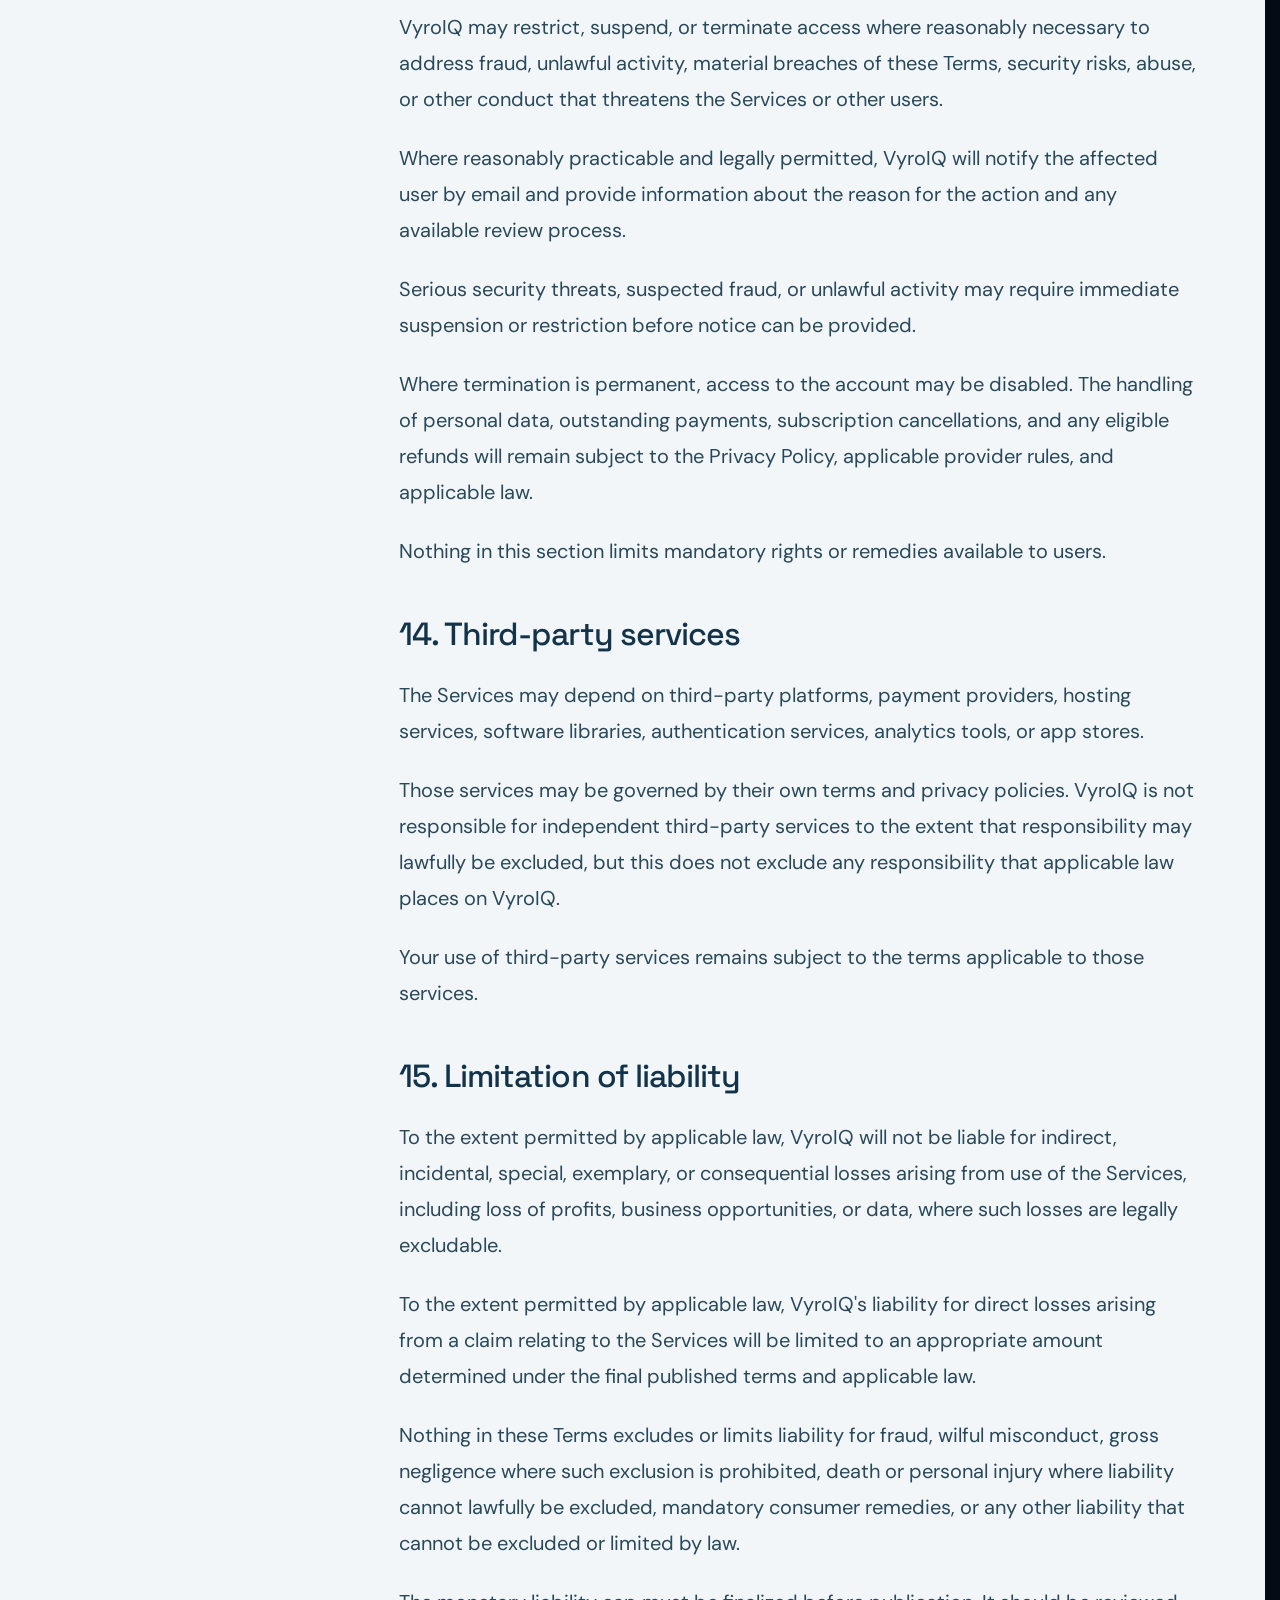
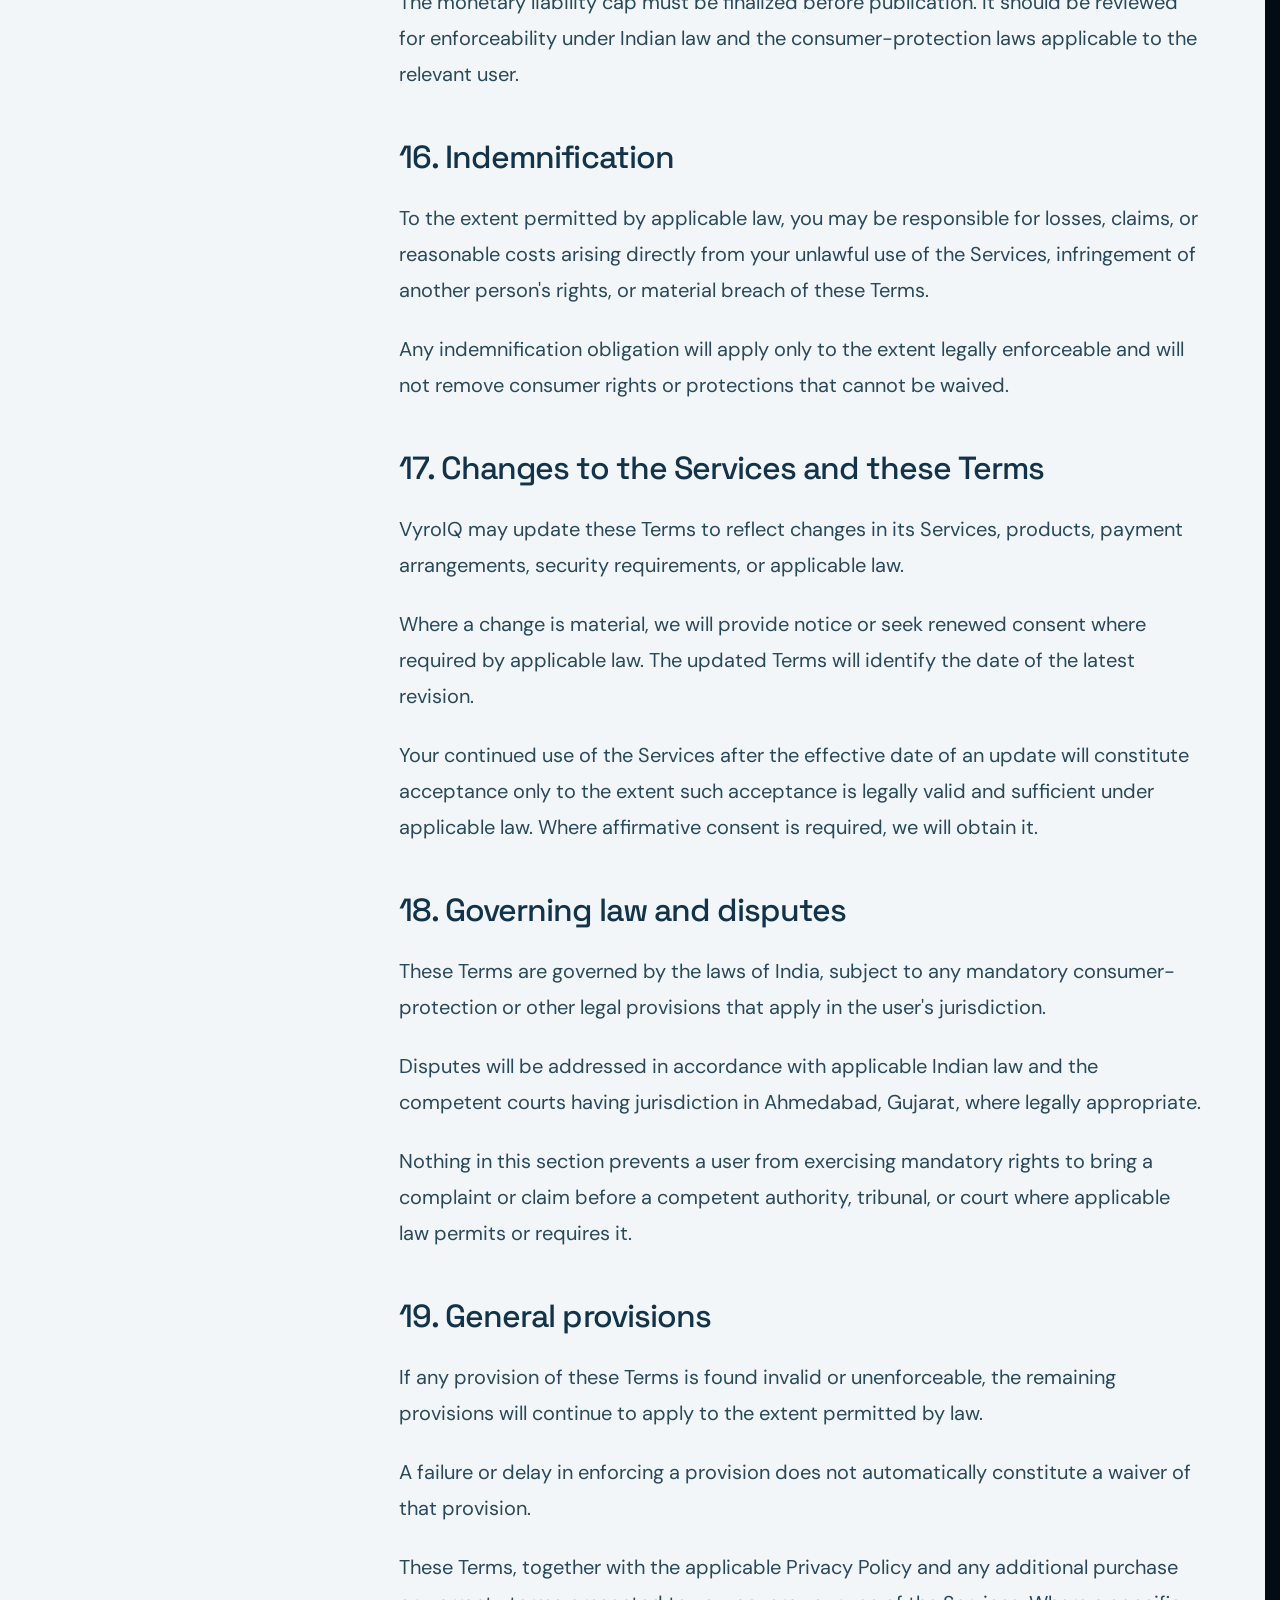
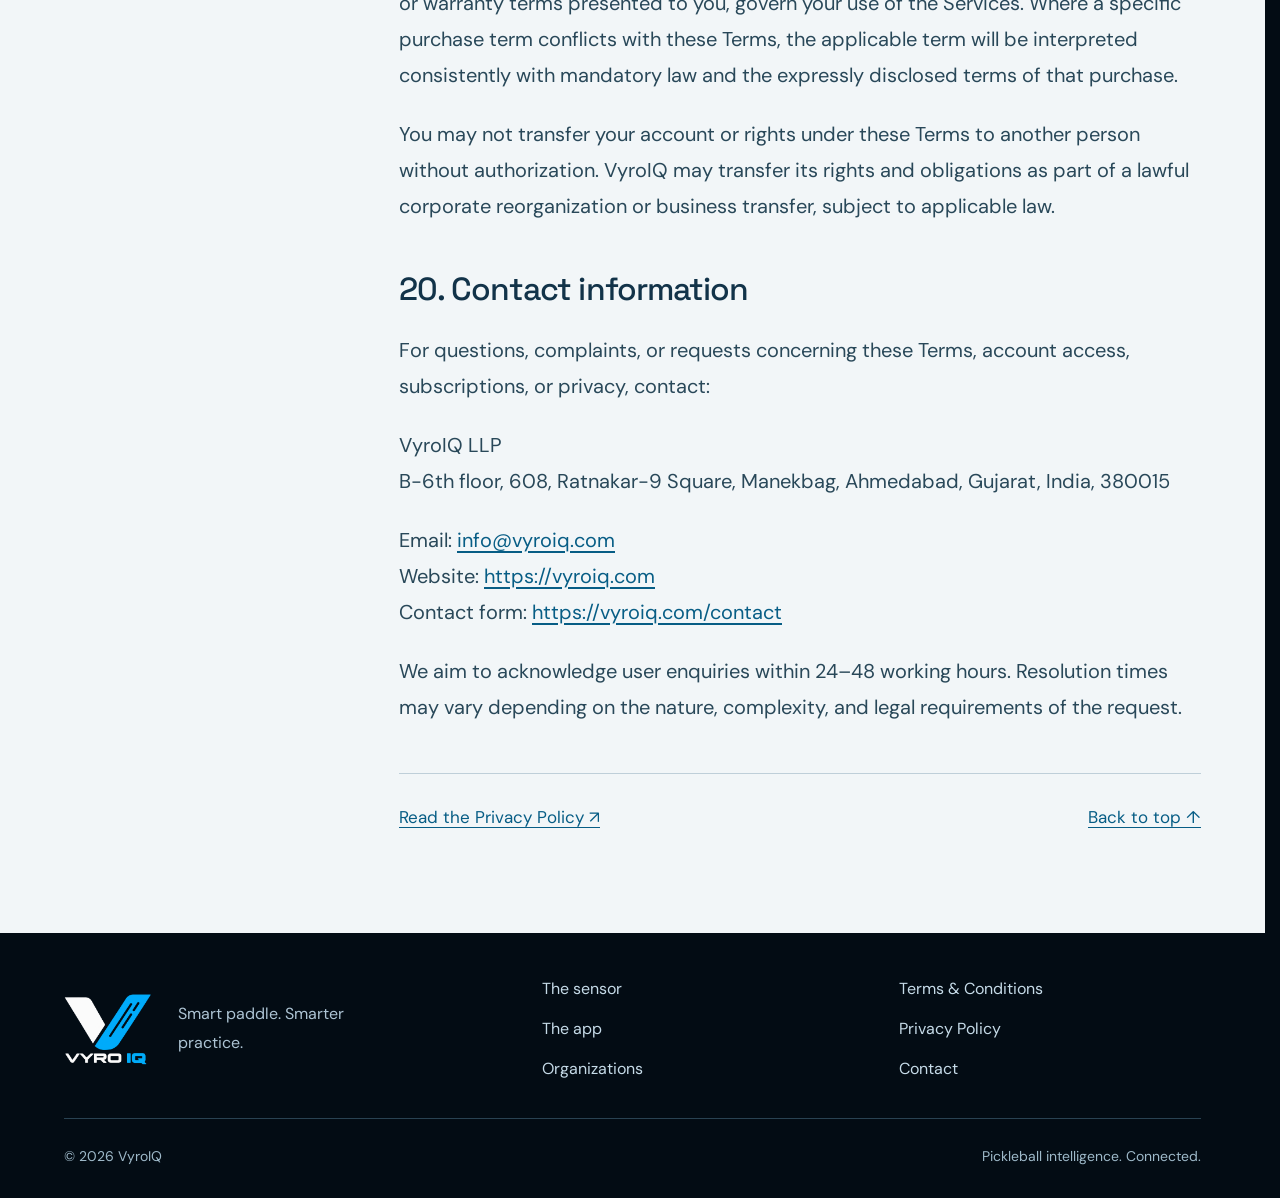
<file: terms/index.html>
<!DOCTYPE html><html lang="en"><head><meta charset="UTF-8"><meta name="viewport" content="width=device-width,initial-scale=1"><meta name="theme-color" content="#030c14"><meta name="description" content="VyroIQ Terms &amp; Conditions. Read the supplied policy document, including account, service and privacy information."><meta name="robots" content="noindex"><title>Terms &amp; Conditions | VyroIQ</title><link rel="icon" href="../assets/vyroiq-logo-transparent.png"><link rel="stylesheet" href="../style.css"><link rel="preconnect" href="https://fonts.googleapis.com"><link rel="preconnect" href="https://fonts.gstatic.com" crossorigin><link href="https://fonts.googleapis.com/css2?family=DM+Sans:wght@400;500;550;600;650;700&family=Space+Grotesk:wght@400;500;600;700&display=swap" rel="stylesheet"></head><body class="legal-page"><a class="skip-link" href="#main">Skip to content</a><header class="header"><a href="../index.html" class="brand" aria-label="VyroIQ home"><img src="../assets/vyroiq-logo-transparent.png" alt="Original VyroIQ logo" width="85" height="80"></a><nav id="nav" aria-label="Main navigation"><a href="../index.html#sensor">The sensor</a><a href="../index.html#app">The app</a><a href="../index.html#organizations">For organizations</a></nav><a href="../index.html#contact" class="button compact">Let's talk <span>↗</span></a><button class="menu-toggle" aria-controls="nav" aria-expanded="false" aria-label="Open navigation"><span></span><span></span></button></header><main id="main" class="legal-main"><div class="legal-heading"><a class="back-link" href="../index.html">← Back to VyroIQ</a><div class="eyebrow">VYROIQ / LEGAL</div><h1>VyroIQ Terms &amp; Conditions</h1><nav class="legal-page-switch" aria-label="Legal documents"><a href="../terms/index.html" aria-current="page">Terms &amp; Conditions</a><a href="../privacy-policy/index.html" >Privacy Policy</a></nav><div class="draft-notice"><strong>Draft document — pending finalization</strong><p>The supplied document contains unfinished dates, placeholders, and details awaiting confirmation. Its wording is reproduced below for review.</p></div></div><div class="legal-layout"><aside class="legal-toc"><details open><summary>On this page <span>↓</span></summary><nav aria-label="Contents"><a href="#section-1">1. About VyroIQ</a><a href="#section-2">2. Eligibility and accounts</a><a href="#section-3">3. Description of the Services</a><a href="#section-4">4. Subscriptions and paid features</a><a href="#section-5">5. Cancellation and subscription expiry</a><a href="#section-6">6. Refunds and payment disputes</a><a href="#section-7">7. Acceptable use</a><a href="#section-8">8. Ownership and intellectual property</a><a href="#section-9">9. Sports analytics and Virtual Coach disclaimer</a><a href="#section-10">10. Hardware warranty</a><a href="#section-11">11. Availability, maintenance, and service interruptions</a><a href="#section-12">12. Privacy and personal information</a><a href="#section-13">13. Account suspension and termination</a><a href="#section-14">14. Third-party services</a><a href="#section-15">15. Limitation of liability</a><a href="#section-16">16. Indemnification</a><a href="#section-17">17. Changes to the Services and these Terms</a><a href="#section-18">18. Governing law and disputes</a><a href="#section-19">19. General provisions</a><a href="#section-20">20. Contact information</a></nav></details></aside><article class="legal-article" aria-label="Terms &amp; Conditions document"><p class="legal-dates">Effective date: [Insert publication date]<br>Last updated: [Insert update date]</p><p>These Terms &amp; Conditions ("Terms") govern access to and use of the VyroIQ website, mobile applications, software, subscriptions, analytics services, and associated products and features (collectively, the "Services").</p><p>By creating an account, purchasing a subscription or product, or using the Services, you agree to these Terms. If you do not agree, you must not use the Services.</p><section class="legal-section" id="section-1"><h2>1. About VyroIQ</h2><p>The Services are operated by VyroIQ LLP, an entity established in India.</p><p>Business address: B-6th floor, 608, Ratnakar-9 Square, Manekbag, Ahmedabad, Gujarat, India, 380015.</p><p>Website: <a href="https://vyroiq.com">https://vyroiq.com</a><br>Contact: <a href="mailto:info@vyroiq.com">info@vyroiq.com</a></p><p>VyroIQ provides sports technology and pickleball performance analytics intended to help players understand and improve their performance.</p></section><section class="legal-section" id="section-2"><h2>2. Eligibility and accounts</h2><p>You must provide accurate, current, and complete information when creating an account and keep your information up to date.</p><p>A name is required to create a player profile. Other profile information, such as playing level, dominant hand, personal goals, and profile photograph, may be provided where supported. A profile photograph is optional.</p><p>You may register or sign in using supported methods, including email and password, Google, or Apple.</p><p>An account is intended for the individual user to whom it belongs. You must not share your account credentials or allow another person to use your account in a manner that violates these Terms.</p><p>You are responsible for maintaining the security of your credentials and for activity conducted through your account, subject to applicable law.</p><p>Age eligibility: VyroIQ is intended for players of different ages. Any minimum-age requirements, parental or guardian consent requirements, and additional safeguards will be governed by the applicable law and the eligibility rules published by VyroIQ. The final version of this section must specify the minimum permitted age and any applicable consent arrangements before publication.</p></section><section class="legal-section" id="section-3"><h2>3. Description of the Services</h2><p>Depending on your device, subscription, and product configuration, VyroIQ may provide:</p><ul><li>Pickleball shot and session analytics.</li><li>Paddle impact-location analysis and hotspot visualizations.</li><li>Performance summaries, skill scores, consistency indicators, and improvement trends.</li><li>Tools intended to help players understand their strengths and areas for improvement.</li><li>Virtual Coach or similar informational recommendations, where available.</li><li>Additional features introduced or updated from time to time.</li></ul><p>Available features may differ by subscription plan, platform, region, or hardware compatibility.</p><p>VyroIQ may modify, update, improve, suspend, or discontinue features where reasonably necessary for operational, technical, commercial, or legal reasons. Where required by law, we will provide appropriate notice or remedies.</p></section><section class="legal-section" id="section-4"><h2>4. Subscriptions and paid features</h2><p>VyroIQ offers paid subscriptions and one-time purchases. The applicable price, billing frequency, features, duration, and other material purchase conditions will be displayed before you complete a transaction.</p><p>Unless a specific offer states otherwise, VyroIQ does not provide a free trial of paid subscription features.</p><h3>4.1 Recurring subscriptions</h3><p>Subscriptions designated as recurring will renew automatically at the end of each billing period unless cancelled before renewal in accordance with the applicable provider&#x27;s cancellation process.</p><p>By purchasing a recurring subscription, you authorize the applicable payment provider to charge the payment method associated with your purchase for the displayed subscription price and applicable taxes or other disclosed charges.</p><p>The renewal frequency, price, and applicable cancellation instructions will be presented during checkout or in the relevant subscription-management interface.</p><h3>4.2 Payment providers</h3><p>Payments may be processed through third-party providers, including Razorpay, Stripe, Apple App Store, and Google Play, depending on the purchase channel.</p><p>Your transaction may also be subject to the relevant provider&#x27;s terms, privacy practices, payment procedures, and refund requirements. VyroIQ does not receive or control all information handled directly by these providers.</p><p>You must use an authorized payment method and provide accurate billing information.</p><h3>4.3 One-time purchases</h3><p>VyroIQ may offer one-time purchases that provide different types of entitlements, including feature access, usage credits, or access for a specified duration.</p><p>The entitlement applicable to each purchase will be described at the time of purchase. A one-time purchase does not automatically constitute a recurring subscription unless expressly stated during checkout.</p><h3>4.4 Prices and taxes</h3><p>Prices and applicable charges will be displayed before purchase. The final amount may vary by country, currency, applicable taxes, platform, or payment channel.</p><p>VyroIQ may change prices for future purchases or renewals, subject to applicable law and any notice or consent requirements. Changes to an existing subscription will be communicated where required by law or the applicable provider&#x27;s rules.</p></section><section class="legal-section" id="section-5"><h2>5. Cancellation and subscription expiry</h2><h3>5.1 Cancellation process</h3><p>You must cancel a subscription through the payment provider or platform through which you purchased it, such as the relevant app-store subscription-management interface or payment-provider process.</p><p>Contacting VyroIQ alone may not cancel a subscription administered by a third-party provider.</p><h3>5.2 Effect of cancellation</h3><p>Unless the applicable purchase terms or mandatory law provide otherwise, cancellation prevents future renewals and paid access continues until the end of the current paid billing period.</p><p>Cancellation does not automatically delete your VyroIQ account.</p><h3>5.3 Expired subscriptions</h3><p>When a paid subscription expires or is not renewed, access to premium analytics and subscription-restricted features may be locked.</p><p>The final product-specific terms will identify which features remain available after expiry and whether historical reports or analytics can be restored following renewal.</p><p>Locking access to premium features does not, by itself, mean that the underlying personal data has been deleted. Data handling remains subject to the Privacy Policy and applicable law.</p></section><section class="legal-section" id="section-6"><h2>6. Refunds and payment disputes</h2><p>Refund requests are reviewed on a case-by-case basis, subject to the applicable payment provider&#x27;s procedures, the circumstances of the request, and mandatory legal rights.</p><p>Where the purchase was made through an app store or other third-party provider, you may need to submit your request through that provider&#x27;s refund process.</p><p>Where VyroIQ is responsible for reviewing a request, you may contact us at <a href="mailto:info@vyroiq.com">info@vyroiq.com</a>.</p><p>Nothing in these Terms excludes a refund, cancellation right, statutory remedy, or other protection that cannot lawfully be excluded under applicable law.</p><p>The specific refund rules for subscriptions, one-time purchases, unused credits, technical failures, and hardware purchases should be provided in the relevant purchase terms or a separate Refund Policy.</p></section><section class="legal-section" id="section-7"><h2>7. Acceptable use</h2><p>You agree to use the Services lawfully and only for their intended purposes.</p><p>You must not:</p><ul><li>Copy, reproduce, distribute, resell, sublicense, or commercially exploit the Services or their proprietary components without authorization.</li><li>Reverse-engineer, decompile, disassemble, or attempt to derive source code from the Services except to the extent expressly permitted by applicable law.</li><li>Scrape, harvest, extract, or systematically collect data from the Services without authorization.</li><li>Manipulate shot measurements, analytics, sensor inputs, or other information in a way intended to mislead users or compromise the integrity of the Services.</li><li>Circumvent subscription restrictions, access controls, authentication mechanisms, or security measures.</li><li>Introduce malware, interfere with service availability, or attempt unauthorized access to any system or account.</li><li>Use the Services for unlawful purposes or infringe another person&#x27;s rights.</li><li>Misrepresent your identity or provide false information in connection with your account or purchases.</li></ul><p>You must not upload another person&#x27;s information or content without an appropriate legal basis and any required permissions. VyroIQ&#x27;s current functionality does not provide a general facility for uploading third-party player data.</p></section><section class="legal-section" id="section-8"><h2>8. Ownership and intellectual property</h2><p>VyroIQ and its licensors retain all rights, title, and interest in the Services and their proprietary components, including applicable software, source code, branding, trademarks, visual design, interface elements, documentation, analytical methods, and platform technology.</p><p>These Terms grant you a limited, personal, non-exclusive, non-transferable, revocable right to use the Services for their intended purpose, subject to your subscription and these Terms.</p><p>You retain any rights you hold in personal information you provide. Your personal data is not transferred to VyroIQ as ownership merely because it is processed by the Services.</p><p>Subject to applicable law, VyroIQ may use the data processing, analytical methods, and platform technology necessary to operate and improve the Services in accordance with the Privacy Policy. This does not grant VyroIQ unrestricted rights to use identifiable personal data for unrelated purposes.</p><p>You may not publish, distribute, resell, or commercially exploit VyroIQ reports, analytics, or proprietary materials where doing so is prohibited by the applicable feature terms or these Terms. Any permitted personal use will be governed by the conditions displayed for the relevant feature.</p><p>Nothing in these Terms transfers ownership of a user&#x27;s personal data or overrides mandatory rights under applicable law.</p></section><section class="legal-section" id="section-9"><h2>9. Sports analytics and Virtual Coach disclaimer</h2><p>VyroIQ is intended to support recreational improvement, training, competitive coaching, and performance analysis.</p><p>The Services may generate metrics, visualizations, scores, trends, or recommendations based on available inputs and analytical methods. These outputs are intended to help users understand their performance and should be interpreted in the context of the product&#x27;s design and limitations.</p><p>A qualified coach may provide guidance concerning the interpretation of sports performance. However, the availability of coaching expertise does not constitute a guarantee that every metric, estimate, or recommendation will be accurate in every circumstance.</p><p>Virtual Coach recommendations and other automated insights are informational only. They do not replace individualized professional coaching, medical advice, diagnosis, or treatment.</p><p>You remain responsible for your training decisions and for seeking qualified professional advice where appropriate. You should not rely solely on an app-generated score or recommendation when making decisions that may affect your health or safety.</p><p>Nothing in this section excludes liability where such exclusion is prohibited by applicable law.</p></section><section class="legal-section" id="section-10"><h2>10. Hardware warranty</h2><p>Where VyroIQ sells a physical product covered by its limited hardware warranty, the following warranty applies to the original purchaser, subject to the final warranty conditions.</p><p>VyroIQ warrants that new VyroIQ products covered by this warranty will be free from defects in materials and workmanship under normal use and for the purpose for which the product was designed, for a period of one (1) year from the date of purchase or until 25,000 shots have been captured by the product, whichever occurs first (the "Product Warranty Period").</p><p>This warranty applies only to products covered by the warranty and used under normal operating conditions.</p><p>The final published warranty must specify the procedure for submitting a claim, the proof of purchase required, the applicable remedies, exclusions, and any shipping or replacement arrangements.</p><p>To the extent permitted by applicable law, the limited warranty does not replace or exclude any mandatory statutory rights or remedies available to the purchaser.</p></section><section class="legal-section" id="section-11"><h2>11. Availability, maintenance, and service interruptions</h2><p>VyroIQ aims to provide a reliable service but does not guarantee uninterrupted or error-free availability at all times.</p><p>The Services may become temporarily unavailable due to scheduled maintenance, hosting-provider outages, third-party library failures, network issues, security incidents, software updates, or circumstances beyond our reasonable control.</p><p>Where reasonably practicable, we will take appropriate steps to restore service and communicate significant interruptions.</p><p>Nothing in these Terms excludes obligations or liabilities that cannot lawfully be excluded.</p></section><section class="legal-section" id="section-12"><h2>12. Privacy and personal information</h2><p>Your use of the Services is also governed by the VyroIQ Privacy Policy, which explains how we collect, use, store, disclose, and delete personal information.</p><p>The Services may process account details, player profiles, session history, shot analytics, paddle impact data, derived performance indicators, and technical information, as described in the Privacy Policy.</p><p>We do not sell personal data as a business practice. Information may be processed by service providers and technology partners where necessary to operate the Services, subject to applicable law and the Privacy Policy.</p><p>You may review and correct supported profile information and request account deletion through the available account controls. Data handling following deletion is governed by the Privacy Policy and applicable legal retention requirements.</p><p>Privacy contact: <a href="mailto:info@vyroiq.com">info@vyroiq.com</a><br>Privacy Policy: [Insert final Privacy Policy URL]</p></section><section class="legal-section" id="section-13"><h2>13. Account suspension and termination</h2><p>You may stop using the Services and delete your account using the available account-deletion functionality.</p><p>VyroIQ may restrict, suspend, or terminate access where reasonably necessary to address fraud, unlawful activity, material breaches of these Terms, security risks, abuse, or other conduct that threatens the Services or other users.</p><p>Where reasonably practicable and legally permitted, VyroIQ will notify the affected user by email and provide information about the reason for the action and any available review process.</p><p>Serious security threats, suspected fraud, or unlawful activity may require immediate suspension or restriction before notice can be provided.</p><p>Where termination is permanent, access to the account may be disabled. The handling of personal data, outstanding payments, subscription cancellations, and any eligible refunds will remain subject to the Privacy Policy, applicable provider rules, and applicable law.</p><p>Nothing in this section limits mandatory rights or remedies available to users.</p></section><section class="legal-section" id="section-14"><h2>14. Third-party services</h2><p>The Services may depend on third-party platforms, payment providers, hosting services, software libraries, authentication services, analytics tools, or app stores.</p><p>Those services may be governed by their own terms and privacy policies. VyroIQ is not responsible for independent third-party services to the extent that responsibility may lawfully be excluded, but this does not exclude any responsibility that applicable law places on VyroIQ.</p><p>Your use of third-party services remains subject to the terms applicable to those services.</p></section><section class="legal-section" id="section-15"><h2>15. Limitation of liability</h2><p>To the extent permitted by applicable law, VyroIQ will not be liable for indirect, incidental, special, exemplary, or consequential losses arising from use of the Services, including loss of profits, business opportunities, or data, where such losses are legally excludable.</p><p>To the extent permitted by applicable law, VyroIQ&#x27;s liability for direct losses arising from a claim relating to the Services will be limited to an appropriate amount determined under the final published terms and applicable law.</p><p>Nothing in these Terms excludes or limits liability for fraud, wilful misconduct, gross negligence where such exclusion is prohibited, death or personal injury where liability cannot lawfully be excluded, mandatory consumer remedies, or any other liability that cannot be excluded or limited by law.</p><p>The monetary liability cap must be finalized before publication. It should be reviewed for enforceability under Indian law and the consumer-protection laws applicable to the relevant user.</p></section><section class="legal-section" id="section-16"><h2>16. Indemnification</h2><p>To the extent permitted by applicable law, you may be responsible for losses, claims, or reasonable costs arising directly from your unlawful use of the Services, infringement of another person&#x27;s rights, or material breach of these Terms.</p><p>Any indemnification obligation will apply only to the extent legally enforceable and will not remove consumer rights or protections that cannot be waived.</p></section><section class="legal-section" id="section-17"><h2>17. Changes to the Services and these Terms</h2><p>VyroIQ may update these Terms to reflect changes in its Services, products, payment arrangements, security requirements, or applicable law.</p><p>Where a change is material, we will provide notice or seek renewed consent where required by applicable law. The updated Terms will identify the date of the latest revision.</p><p>Your continued use of the Services after the effective date of an update will constitute acceptance only to the extent such acceptance is legally valid and sufficient under applicable law. Where affirmative consent is required, we will obtain it.</p></section><section class="legal-section" id="section-18"><h2>18. Governing law and disputes</h2><p>These Terms are governed by the laws of India, subject to any mandatory consumer-protection or other legal provisions that apply in the user&#x27;s jurisdiction.</p><p>Disputes will be addressed in accordance with applicable Indian law and the competent courts having jurisdiction in Ahmedabad, Gujarat, where legally appropriate.</p><p>Nothing in this section prevents a user from exercising mandatory rights to bring a complaint or claim before a competent authority, tribunal, or court where applicable law permits or requires it.</p></section><section class="legal-section" id="section-19"><h2>19. General provisions</h2><p>If any provision of these Terms is found invalid or unenforceable, the remaining provisions will continue to apply to the extent permitted by law.</p><p>A failure or delay in enforcing a provision does not automatically constitute a waiver of that provision.</p><p>These Terms, together with the applicable Privacy Policy and any additional purchase or warranty terms presented to you, govern your use of the Services. Where a specific purchase term conflicts with these Terms, the applicable term will be interpreted consistently with mandatory law and the expressly disclosed terms of that purchase.</p><p>You may not transfer your account or rights under these Terms to another person without authorization. VyroIQ may transfer its rights and obligations as part of a lawful corporate reorganization or business transfer, subject to applicable law.</p></section><section class="legal-section" id="section-20"><h2>20. Contact information</h2><p>For questions, complaints, or requests concerning these Terms, account access, subscriptions, or privacy, contact:</p><p>VyroIQ LLP<br>B-6th floor, 608, Ratnakar-9 Square, Manekbag, Ahmedabad, Gujarat, India, 380015</p><p>Email: <a href="mailto:info@vyroiq.com">info@vyroiq.com</a><br>Website: <a href="https://vyroiq.com">https://vyroiq.com</a><br>Contact form: <a href="https://vyroiq.com/contact">https://vyroiq.com/contact</a></p><p>We aim to acknowledge user enquiries within 24–48 working hours. Resolution times may vary depending on the nature, complexity, and legal requirements of the request.</p></section><div class="legal-end"><a href="../privacy-policy/index.html">Read the Privacy Policy ↗</a><a href="#main">Back to top ↑</a></div></article></div></main><footer class="footer"><div class="footer-brand"><a href="../index.html" class="brand" aria-label="VyroIQ home"><img src="../assets/vyroiq-logo-transparent.png" alt="Original VyroIQ logo" width="85" height="80"></a><p>Smart paddle. Smarter practice.</p></div><nav aria-label="Footer product navigation"><a href="../index.html#sensor">The sensor</a><a href="../index.html#app">The app</a><a href="../index.html#organizations">Organizations</a></nav><nav aria-label="Legal navigation"><a href="../terms/index.html">Terms &amp; Conditions</a><a href="../privacy-policy/index.html">Privacy Policy</a><a href="../index.html#contact">Contact</a></nav><div class="footer-bottom"><span>© 2026 VyroIQ</span><span>Pickleball intelligence. Connected.</span></div></footer><script src="../site.js"></script></body></html>
</file>
<file: style.css>
:root {
  --bg: #030c14;
  --panel: #071725;
  --ink: #f4f7fa;
  --muted: #a9bdcb;
  --cyan: #38d0ef;
  --lime: #c9f34e;
  --line: #294252;
  --display: 'Space Grotesk', sans-serif;
  --body: 'DM Sans', sans-serif;
  --gutter: max(5vw, calc((100vw - 1600px) / 2));
  font-size: clamp(18px, 1.05vw, 20px);
  color-scheme: dark;
}
* { box-sizing: border-box; }
html { scrollbar-gutter: stable; scroll-behavior: smooth; scroll-padding-top: 132px; }
body { margin: 0; background: var(--bg); color: var(--ink); font-family: var(--body); line-height: 1.7; -webkit-font-smoothing: antialiased; }
button, a { -webkit-tap-highlight-color: transparent; }
button { font: inherit; color: inherit; cursor: pointer; border: 0; }
a { color: inherit; text-decoration: none; }
button, a, summary { outline-offset: 5px; }
button:focus-visible, a:focus-visible, summary:focus-visible { outline: 3px solid var(--cyan); }
h1, h2, h3, h4, p, figure { margin: 0; }
h1, h2, h3, h4 { font-family: var(--display); font-weight: 500; letter-spacing: -.045em; line-height: 1.15; }
p { line-height: 1.8; }
img { max-width: 100%; }
::selection { background: var(--cyan); color: #00131e; }
.skip-link { position: fixed; left: 20px; top: -100px; z-index: 100; padding: 12px 22px; background: var(--cyan); color: #00131e; border-radius: 5px; font-weight: 600; }
.skip-link:focus { top: 12px; }
.header { display: flex; align-items: center; gap: 36px; height: 112px; padding-inline: var(--gutter); border-bottom: 1px solid var(--line); background: #030c14f7; position: sticky; top: 0; z-index: 30; }
.brand { display: block; line-height: 0; flex-shrink: 0; }
.brand img { width: 90px; height: 85px; object-fit: cover; transform: translateX(-3px); }
.header nav { display: flex; gap: 36px; margin-inline: auto; color: #d0dee6; font-size: 17px; }
.header nav a, .footer a { transition: color .2s; }
.header nav a:hover, .footer a:hover { color: var(--cyan); }
.button { display: inline-flex; align-items: center; justify-content: space-between; gap: 30px; min-height: 58px; padding: 13px 25px; border-radius: 6px; background: var(--cyan); color: #00202d; font-size: 17px; font-weight: 700; line-height: 1.4; transition: transform .2s, background .2s; }
.button:hover { background: #8fe9fa; transform: translateY(-2px); }
.button span { font-size: 28px; line-height: 1; font-weight: 400; }
.button.compact { min-height: 52px; padding: 10px 23px; }
.menu-toggle { display: none; }
.eyebrow { font-size: 14px; font-weight: 650; letter-spacing: .09em; line-height: 1.6; color: #a6c1d2; }
.eyebrow i { display: inline-block; width: 7px; height: 7px; border-radius: 50%; background: var(--cyan); box-shadow: 0 0 10px #38d0ef70; }
.hero { padding: 64px var(--gutter) 72px; display: grid; grid-template-columns: .96fr 1.04fr; gap: 52px; align-items: center; background: radial-gradient(ellipse at 82% 48%, #12354665, transparent 60%); }
.hero-copy { min-width: 0; }
.hero-copy > .eyebrow { display: flex; align-items: center; gap: 11px; }
.hero h1 { font-size: clamp(49px, 4.25vw, 80px); line-height: 1.07; letter-spacing: -.06em; margin: 28px 0; }
.hero h1 span { color: var(--cyan); }
.hero-description { font-size: clamp(23px, 1.65vw, 29px); color: #e2edf4; line-height: 1.5; margin-bottom: 20px; }
.hero-copy > p:not(.hero-description) { color: var(--muted); font-size: 1rem; max-width: 58ch; }
.hero-actions { display: flex; flex-wrap: wrap; gap: 28px; align-items: center; margin-top: 30px; }
.text-link { display: inline-flex; align-items: center; gap: 17px; font-weight: 550; font-size: 17px; color: #cbdfe9; min-height: 48px; }
.text-link span { color: var(--cyan); font-size: 24px; }
.text-link:hover { color: var(--cyan); }
.connection-path { display: flex; align-items: center; gap: 20px; margin-top: 36px; padding-top: 24px; border-top: 1px solid var(--line); }
.connection-path > span { display: flex; flex-direction: column; gap: 5px; color: #bbd0dd; font-size: 15px; line-height: 1.5; }
.connection-path b { font-weight: 500; font-size: 14px; color: #7eabc3; }
.connection-path i { color: #73a5bf; font-style: normal; padding-top: 20px; }
.hero-sensor-showcase { border: 1px solid #3a5668; border-radius: 13px; overflow: hidden; min-width: 0; background: #040e16; box-shadow: 0 24px 50px #0004; }
.showcase-top { display: flex; justify-content: space-between; gap: 20px; padding: 18px 24px; border-bottom: 1px solid #213b4b; color: #a6c1d2; font-size: 13px; line-height: 1.5; letter-spacing: .04em; }
.showcase-top > span:last-child { text-align: right; }
.hero-sensor-image { display: block; width: 100%; padding: 0; position: relative; background: #040e16; overflow: hidden; line-height: 0; }
.hero-sensor-image > img { display: block; width: 100%; height: auto; aspect-ratio: 1.5; object-fit: cover; transition: transform .4s; }
.hero-sensor-image:hover > img { transform: scale(1.035); }
.product-zoom-hint { display: inline-flex; align-items: center; gap: 20px; position: absolute; left: 20px; bottom: 20px; font-size: 13px; line-height: 1.4; padding: 12px 16px; border: 1px solid #547081; border-radius: 5px; background: #071c29e8; color: #d7e8f1; }
.product-zoom-hint b { font-size: 24px; font-weight: 400; color: var(--cyan); }
.showcase-bottom { display: flex; align-items: center; justify-content: space-between; gap: 24px; padding: 24px 26px 0; border-top: 1px solid var(--line); }
.showcase-bottom > div { display: flex; flex-direction: column; gap: 9px; }
.showcase-bottom strong { font-family: var(--display); font-size: clamp(24px, 1.5vw, 29px); font-weight: 500; letter-spacing: -.035em; line-height: 1.25; }
.showcase-bottom div > span { font-size: 15px; line-height: 1.6; color: #a0bdce; }
.source-reference { background: transparent; padding: 7px 0; font-size: 14px; line-height: 1.6; text-decoration: underline; text-underline-offset: 4px; color: #a1cadd; flex-shrink: 0; text-align: left; }
.source-reference:hover { color: white; }
.render-disclosure { font-size: 14px; color: #96aebb; line-height: 1.65; padding: 20px 26px 23px; }
.product-strip { display: grid; grid-template-columns: repeat(4, 1fr); padding: 32px var(--gutter); background: #081824; border-block: 1px solid var(--line); }
.product-strip > div { display: flex; align-items: center; justify-content: center; gap: 18px; padding: 5px 20px; border-right: 1px solid #355063; }
.product-strip > div:first-child { justify-content: flex-start; padding-left: 0; }
.product-strip > div:last-child { border: 0; padding-right: 0; }
.product-strip strong { font-family: var(--display); font-size: 42px; line-height: 1.1; font-weight: 500; letter-spacing: -.05em; }
.product-strip > div:last-child strong { font-size: 30px; }
.product-strip span { font-size: 16px; line-height: 1.6; color: #b1c7d5; max-width: 130px; }
.section-wrap { padding: 112px var(--gutter); }
h2 { font-size: clamp(40px, 3.4vw, 64px); line-height: 1.12; }
.section-heading { display: flex; align-items: flex-end; justify-content: space-between; gap: 65px; margin-bottom: 50px; }
.section-heading h2 { margin-top: 20px; }
.section-heading > p { max-width: 40ch; color: var(--muted); font-size: 1rem; flex-basis: 38%; }
.sensor { background: #f0f5f7; color: #112c3c; color-scheme: light; }
.sensor .eyebrow { color: #46697d; }
.sensor .section-heading > p { color: #4b6575; }
.sensor-layout { display: grid; grid-template-columns: 1.15fr 1fr; gap: 64px; align-items: center; }
.sensor-detail-showcase { border: 1px solid #344c5a; border-radius: 12px; overflow: hidden; background: #06131d; color: #f4f8fa; min-width: 0; }
.sensor-view-controls { display: flex; gap: 9px; padding: 15px 18px; border-bottom: 1px solid #2b4556; }
.sensor-view-controls button { font-size: 16px; line-height: 1.5; padding: 10px 15px; background: transparent; color: #b2cedd; border-radius: 5px; border: 1px solid transparent; }
.sensor-view-controls button.active { background: #15435b; color: #edfaff; border-color: #3a7998; }
.sensor-detail-image { display: block; width: 100%; padding: 0; position: relative; background: #040e16; overflow: hidden; line-height: 0; }
.sensor-detail-image > img { display: block; width: 100%; height: auto; aspect-ratio: 1.5; object-fit: cover; transform-origin: 42% 50%; transition: transform .45s; }
.sensor-detail-showcase.is-closeup .sensor-detail-image > img { transform: scale(1.85); }
.sensor-detail-caption { padding: 24px 26px 18px; display: flex; flex-direction: column; gap: 10px; border-top: 1px solid var(--line); }
.sensor-detail-caption strong { font-family: var(--display); font-size: 27px; line-height: 1.25; font-weight: 500; letter-spacing: -.035em; }
.sensor-detail-caption > span { font-size: 16px; color: #b2cbd9; line-height: 1.7; }
.sensor-image-source { padding: 0 26px 22px; display: flex; justify-content: space-between; gap: 15px; align-items: center; font-size: 14px; color: #98b1c0; line-height: 1.7; }
.sensor-explanation h3 { font-size: 32px; letter-spacing: -.03em; }
.sensor-explanation > p { margin-top: 19px; font-size: 1rem; color: #4b6575; }
.pipeline { margin-top: 28px; }
.pipeline > div { display: flex; gap: 22px; padding: 24px 0; border-top: 1px solid #c9d6de; }
.pipeline > div > span { font-size: 15px; color: #4e768e; line-height: 1.65; }
.pipeline h4 { font-size: 23px; letter-spacing: -.025em; }
.pipeline p { color: #526c7b; font-size: 17px; margin-top: 10px; }
.app-section { background: radial-gradient(ellipse at 80% 60%, #12364b60, transparent 60%); }
.app-section h2 span { color: var(--cyan); }
.app-tour { display: grid; grid-template-columns: 1fr 1fr; gap: 70px; align-items: stretch; }
.app-tabs { border-top: 1px solid var(--line); }
.app-tabs button { display: flex; width: 100%; align-items: center; gap: 22px; text-align: left; padding: 23px 19px; border-bottom: 1px solid var(--line); color: #c3d6e2; background: transparent; }
.app-tabs button > span { font-size: 15px; color: #87b1c9; }
.app-tabs button div { font-family: var(--display); font-size: 25px; letter-spacing: -.025em; line-height: 1.3; }
.app-tabs small { display: block; margin-top: 8px; font-family: var(--body); font-size: 16px; line-height: 1.5; letter-spacing: 0; color: #a1bfce; }
.app-tabs b { margin-left: auto; font-size: 26px; font-weight: 400; color: #76b3d1; }
.app-tabs button:hover { background: #0e2636; }
.app-tabs button[aria-selected=true] { background: #103247; color: #effaff; box-shadow: inset 3px 0 var(--cyan); }
.app-tabs button[aria-selected=true] b { color: var(--cyan); }
.tour-detail { padding: 32px 18px 0; }
.tour-detail > .eyebrow { color: var(--cyan); }
.tour-detail h3 { font-size: clamp(32px, 2.4vw, 43px); margin-top: 18px; }
.tour-detail > p { margin-top: 20px; color: var(--muted); font-size: 1rem; max-width: 55ch; }
.metric-tags { display: flex; flex-wrap: wrap; gap: 9px; margin-top: 26px; }
.metric-tags span { color: #b6d8e9; border: 1px solid #3c6177; padding: 6px 13px; font-size: 15px; border-radius: 25px; line-height: 1.6; }
.app-panel { position: relative; overflow: hidden; isolation: isolate; border: 1px solid #345b70; border-radius: 12px; padding: 65px 30px 28px; background: radial-gradient(ellipse, #17547750, transparent 65%), #071b2a; display: flex; flex-direction: column; align-items: center; gap: 22px; min-width: 0; }
.panel-grid { position: absolute; inset: 0; z-index: -1; background-image: linear-gradient(#64d8f309 1px, transparent 1px), linear-gradient(90deg, #64d8f309 1px, transparent 1px); background-size: 40px 40px; }
.panel-label { position: absolute; left: 27px; top: 22px; font-size: 14px; color: #a0c9df; letter-spacing: .04em; }
.phone-shot { display: block; padding: 0; line-height: 0; border: 5px solid #365166; border-radius: 27px; background: #030d16; overflow: hidden; box-shadow: 0 18px 45px #0005; transition: transform .2s, border-color .2s; }
.phone-shot:hover { transform: translateY(-4px); border-color: #4fa2cc; }
.phone-shot img { display: block; width: 100%; height: auto; }
.tour-phone { width: min(100%, 325px); flex-shrink: 0; }
.enlarge-button { display: inline-flex; align-items: center; gap: 24px; font-size: 17px; background: transparent; color: #c2e9fb; min-height: 46px; padding: 6px 13px; }
.enlarge-button:hover { color: var(--cyan); }
.enlarge-button span { font-size: 26px; }
.asset-caption { color: #a8c5d5; font-size: 14px; text-align: center; line-height: 1.65; }
.app-panel > .asset-caption { margin-top: auto; }
.screen-gallery { background: #091b29; border-block: 1px solid var(--line); }
.gallery-intro { margin-bottom: 46px; }
.gallery-intro h2 { margin-top: 20px; }
.screens-row { display: grid; grid-template-columns: repeat(4, minmax(0, 1fr)); gap: 35px; }
.screens-row figure { min-width: 0; }
.screens-row .phone-shot { width: 100%; max-width: 330px; margin: 0 auto; }
.screens-row figcaption { padding: 28px 0 0; }
.screens-row figcaption > span { font-size: 14px; color: #96bdd3; letter-spacing: .05em; }
.screens-row h3 { font-size: 27px; margin-top: 15px; letter-spacing: -.035em; }
.screens-row p { color: var(--muted); font-size: 17px; margin-top: 15px; }
.source-note { color: #a0bdce; font-size: 15px; line-height: 1.8; }
.screen-gallery > .source-note { border-top: 1px solid var(--line); padding-top: 28px; margin-top: 44px; }
.impact { display: grid; grid-template-columns: .95fr 1.05fr; gap: 80px; align-items: center; }
.impact h2 { margin: 22px 0 27px; }
.impact-copy > p { font-size: 1rem; color: var(--muted); max-width: 50ch; }
.impact-copy > .source-note { font-size: 15px; margin-top: 30px; }
.impact-zones { display: flex; flex-wrap: wrap; gap: 20px; margin-top: 28px; }
.impact-zones span { display: flex; align-items: center; gap: 9px; color: #cee1ec; font-size: 16px; }
.impact-zones i { width: 7px; height: 7px; border-radius: 50%; background: #ff7770; }
.impact-zones span:nth-child(2) i { background: #ffd64a; }
.impact-zones span:nth-child(3) i { background: #39db9d; }
.impact-zones span:nth-child(4) i { background: #4db5ff; }
.heatmap-image, .dashboard-image { padding: 0; display: block; width: 100%; line-height: 0; background: #071c2b; border: 1px solid #3a5a6e; border-radius: 12px; overflow: hidden; transition: transform .2s; }
.heatmap-image:hover, .dashboard-image:hover { transform: translateY(-3px); }
.heatmap-image img, .dashboard-image img { display: block; width: 100%; height: auto; }
.heatmap-image > span, .dashboard-image > span { display: flex; justify-content: space-between; align-items: center; gap: 20px; line-height: 1.6; padding: 21px 25px; font-size: 15px; color: #bbd7e7; text-align: left; }
.heatmap-image b { font-size: 25px; font-weight: 400; color: var(--cyan); }
.dashboard-image b { font-size: 17px; font-weight: 500; color: var(--cyan); }
.organizations { background: #0a1a27; border-block: 1px solid var(--line); }
.org-features { display: grid; grid-template-columns: repeat(3, 1fr); gap: 45px; margin-top: 48px; }
.org-features article { border-top: 1px solid #365367; padding-top: 23px; }
.org-features article > span { color: #9cc5db; font-size: 15px; }
.org-features h3 { font-size: 29px; margin-top: 20px; }
.org-features p { font-size: 1rem; color: var(--muted); margin-top: 18px; }
.faq { display: grid; grid-template-columns: .8fr 1.2fr; gap: 80px; }
.faq h2 { margin-top: 22px; }
.faq-list { border-top: 1px solid var(--line); }
details { border-bottom: 1px solid var(--line); }
summary { list-style: none; display: flex; align-items: center; justify-content: space-between; gap: 25px; cursor: pointer; padding: 26px 0; font-size: 19px; font-weight: 500; line-height: 1.6; }
summary::-webkit-details-marker { display: none; }
summary > span { font-size: 28px; line-height: 1; color: #9bbfd3; font-weight: 400; }
details[open] summary > span { transform: rotate(45deg); }
details > p { color: var(--muted); font-size: 18px; padding: 0 28px 27px 0; }
.contact { background: linear-gradient(120deg, #00384f, #103c4d 70%, #1e433b); border-block: 1px solid #387487; }
.contact .eyebrow { color: #9aedfc; }
.contact-main { display: flex; justify-content: space-between; align-items: center; gap: 50px; margin: 25px 0; }
.contact-main h2 { font-size: clamp(40px, 3.9vw, 70px); }
.contact-main .button { flex-shrink: 0; }
.contact > p { font-size: 1rem; color: #c0d9e6; }
.demo-note { color: #b3d2dd; font-size: 14px; border-top: 1px solid #3a6676; margin-top: 36px; padding-top: 24px; line-height: 1.8; }
.footer { padding: 42px var(--gutter) 30px; display: grid; grid-template-columns: 1.4fr 1fr 1fr; gap: 35px 55px; }
.footer-brand { display: flex; align-items: center; gap: 24px; }
.footer-brand p { max-width: 200px; font-size: 16px; color: #adc4d4; }
.footer nav { display: flex; flex-direction: column; align-items: flex-start; justify-content: center; gap: 13px; font-size: 16px; color: #c6dbe8; }
.footer-bottom { grid-column: 1 / -1; display: flex; justify-content: space-between; gap: 25px; border-top: 1px solid var(--line); padding-top: 26px; color: #9eb9c9; font-size: 14px; }
dialog { width: min(620px, 94vw); max-height: 94vh; overflow: auto; background: #081a27; border: 1px solid #52788f; border-radius: 13px; padding: 24px; color: #f0f7fa; box-shadow: 0 25px 100px #000a; }
dialog::backdrop { background: #000d; backdrop-filter: blur(6px); }
.lightbox-header { display: flex; justify-content: space-between; align-items: center; gap: 20px; margin-bottom: 20px; }
.lightbox-header .eyebrow { font-size: 14px; }
.close-dialog { display: grid; place-items: center; width: 44px; height: 44px; border-radius: 50%; background: #20465c; color: white; font-size: 30px; line-height: 1; flex-shrink: 0; }
.close-dialog:hover { background: #376e8b; }
#lightbox-image { display: block; max-width: 100%; max-height: 70vh; width: auto; height: auto; margin: auto; border-radius: 6px; border: 1px solid #35566a; }
#image-caption { font-size: 16px; color: #bdd4e3; line-height: 1.75; text-align: center; margin-top: 20px; }
dialog.wide-image { width: min(1440px, 95vw); }
.wide-image #lightbox-image { width: 100%; height: auto; max-height: 70vh; object-fit: contain; }
dialog.original-source { width: min(560px, 94vw); }
.original-source #lightbox-image { width: 171px; height: auto; max-height: none; }
body.modal-open { overflow: hidden; }
/* Legal documents use a light reading surface and a bounded text measure. */
.legal-main { color: #163244; background: #f2f6f8; color-scheme: light; padding: 64px var(--gutter) 100px; }
.legal-heading { width: 100%; max-width: none; margin: 0 0 55px; }
.back-link { color: #246783; font-size: 17px; display: inline-flex; min-height: 44px; align-items: center; margin-bottom: 32px; }
.legal-heading .eyebrow { color: #486b80; }
.legal-heading h1 { font-size: clamp(42px, 4vw, 72px); margin: 20px 0 26px; max-width: none; }
.legal-page-switch { display: flex; flex-wrap: wrap; gap: 12px; margin-bottom: 32px; }
.legal-page-switch a { padding: 10px 18px; border: 1px solid #b9cdd9; border-radius: 6px; color: #345e75; font-size: 17px; }
.legal-page-switch a[aria-current=page] { background: #153c52; color: #f7fcff; border-color: #153c52; }
.draft-notice { padding: 23px 26px; border: 1px solid #d2bb7a; border-left: 4px solid #9d7422; background: #fff7e2; border-radius: 7px; color: #634b19; }
.draft-notice strong { font-size: 19px; font-weight: 650; }
.draft-notice p { font-size: 17px; line-height: 1.75; margin-top: 8px; max-width: 90ch; }
.legal-layout { display: grid; grid-template-columns: 270px minmax(0, 1fr); gap: 65px; width: 100%; max-width: none; margin: 0; align-items: start; }
.legal-toc { position: sticky; top: 145px; }
.legal-toc details { border: 1px solid #cbd8e1; border-radius: 8px; background: #eaf1f5; overflow: hidden; }
.legal-toc summary { padding: 18px 20px; font-size: 18px; color: #1b475d; }
.legal-toc summary > span { color: #487b93; font-size: 20px; }
.legal-toc details[open] summary > span { transform: none; }
.legal-toc nav { display: flex; flex-direction: column; gap: 2px; padding: 0 13px 15px; max-height: calc(100vh - 260px); overflow: auto; scrollbar-width: thin; }
.legal-toc a { font-size: 15px; line-height: 1.6; padding: 9px 8px; color: #3d647b; border-radius: 4px; }
.legal-toc a:hover { color: #092b40; background: #d7e6ef; }
.legal-article { width: 100%; max-width: none; min-width: 0; font-size: 20px; color: #294859; line-height: 1.85; }
.legal-article p { margin: 0 0 23px; overflow-wrap: anywhere; }
.legal-article .legal-dates { border-bottom: 1px solid #ccd9e1; color: #4a6779; padding-bottom: 25px; font-size: 18px; line-height: 1.9; }
.legal-section { margin-top: 45px; scroll-margin-top: 12px; }
.legal-article h2 { font-size: 32px; line-height: 1.25; margin: 0 0 23px; letter-spacing: -.03em; color: #123349; }
.legal-article h3 { font-size: 25px; line-height: 1.35; margin: 32px 0 18px; color: #1a4258; letter-spacing: -.025em; }
.legal-article ul { padding-left: 28px; margin: 0 0 25px; }
.legal-article li { padding-left: 4px; margin: 12px 0; overflow-wrap: anywhere; }
.legal-article a { color: #075d85; text-decoration: underline; text-underline-offset: 4px; }
.legal-end { display: flex; flex-wrap: wrap; justify-content: space-between; gap: 25px; margin-top: 48px; padding-top: 28px; border-top: 1px solid #bfcfd9; font-size: 17px; }
@media (min-width: 1900px) {
  .hero { gap: 80px; padding-top: 80px; padding-bottom: 90px; }
  .hero h1 { font-size: 86px; }
  .section-wrap { padding-block: 130px; }
  .screens-row { gap: 55px; }
}
@media (max-width: 1250px) {
  .hero { gap: 36px; }
  .showcase-top { flex-direction: column; gap: 4px; }
  .showcase-top > span:last-child { text-align: left; }
  .showcase-bottom { flex-direction: column; align-items: flex-start; gap: 14px; }
  .connection-path { gap: 13px; }
  .connection-path > span { font-size: 14px; }
  .product-strip > div { flex-direction: column; align-items: flex-start; gap: 9px; padding-inline: 24px; }
  .product-strip span { max-width: 165px; }
  .section-heading { gap: 40px; }
  .sensor-layout, .app-tour { gap: 40px; }
  .sensor-image-source { flex-wrap: wrap; gap: 8px; }
  .screens-row { grid-template-columns: repeat(2, minmax(0, 1fr)); gap: 55px; }
  .screens-row figure { max-width: 390px; margin-inline: auto; }
  .screens-row .phone-shot { max-width: 285px; }
  .impact { gap: 45px; }
  .org-features { gap: 28px; }
  .faq { gap: 45px; }
  .footer { gap: 30px; }
  .footer-brand { flex-direction: column; align-items: flex-start; gap: 12px; }
  .legal-layout { gap: 42px; grid-template-columns: 235px minmax(0, 1fr); }
  .legal-toc a { font-size: 15px; }
}
@media (max-width: 1000px) {
  .header { height: 100px; gap: 24px; }
  .header nav { gap: 23px; font-size: 16px; }
  .brand img { width: 78px; height: 74px; }
  .button.compact { padding-inline: 20px; font-size: 16px; gap: 22px; }
  .hero { grid-template-columns: 1fr; gap: 42px; padding-top: 48px; }
  .hero-copy { max-width: 720px; }
  .hero h1 { font-size: clamp(56px, 7vw, 76px); }
  .hero-copy > p:not(.hero-description) { max-width: 65ch; }
  .hero-description { font-size: 26px; }
  .connection-path { max-width: 600px; gap: 25px; }
  .connection-path > span { font-size: 16px; }
  .hero-sensor-showcase { width: 100%; max-width: none; margin-inline: 0; }
  .showcase-top { flex-direction: row; }
  .showcase-top > span:last-child { text-align: right; }
  .showcase-bottom { flex-direction: row; align-items: center; }
  .hero-sensor-image > img { aspect-ratio: 1.65; }
  .section-wrap { padding-block: 85px; }
  .section-heading { display: block; margin-bottom: 38px; }
  .section-heading > p { max-width: 65ch; margin-top: 25px; }
  .sensor-layout { grid-template-columns: 1fr; }
  .sensor-detail-showcase { max-width: none; width: 100%; margin-inline: 0; }
  .sensor-image-source { flex-wrap: nowrap; }
  .sensor-explanation { max-width: 75ch; }
  .app-tour { grid-template-columns: 1fr; gap: 42px; }
  .app-tour-copy { max-width: none; width: 100%; margin-inline: 0; }
  .app-panel { max-width: none; width: 100%; margin-inline: 0; }
  .tour-phone { width: min(100%, 330px); }
  .impact { grid-template-columns: 1fr; gap: 42px; }
  .impact-copy > p { max-width: 65ch; }
  .heatmap-image { max-width: none; margin-inline: 0; }
  .org-features { grid-template-columns: 1fr; gap: 30px; }
  .org-features h3 { font-size: 30px; }
  .faq { grid-template-columns: 1fr; gap: 38px; }
  .contact-main { align-items: flex-start; flex-direction: column; gap: 28px; }
  .contact-main h2 { font-size: 50px; }
  .legal-layout { grid-template-columns: 1fr; gap: 38px; }
  .legal-toc { position: static; }
  .legal-toc nav { max-height: 290px; }
  .legal-article { width: 100%; max-width: none; }
}
@media (max-width: 700px) {
  :root { --gutter: 24px; font-size: 18px; }
  html { scroll-padding-top: 100px; }
  .header { height: 84px; gap: 18px; }
  .brand img { width: 65px; height: 61px; }
  .header .button { order: 2; margin-left: 0; font-size: 16px; min-height: 46px; padding: 10px 16px; gap: 20px; }
  .header .button span { font-size: 23px; }
  .header nav { display: none; position: absolute; top: 83px; left: 0; right: 0; padding: 26px var(--gutter); flex-direction: column; gap: 22px; font-size: 18px; background: #0a2131; border-bottom: 1px solid #3c5a70; box-shadow: 0 15px 30px #0005; }
  .header nav.open { display: flex; }
  .menu-toggle { order: 1; margin-left: auto; display: flex; flex-direction: column; gap: 6px; padding: 10px 0 10px 3px; background: transparent; width: 27px; min-height: 44px; justify-content: center; }
  .menu-toggle span { width: 100%; height: 2px; background: #c8e3f3; transition: transform .2s; }
  .menu-toggle[aria-expanded=true] span:first-child { transform: translateY(4px) rotate(45deg); }
  .menu-toggle[aria-expanded=true] span:last-child { transform: translateY(-4px) rotate(-45deg); }
  .hero { padding-top: 38px; padding-bottom: 42px; gap: 34px; }
  .eyebrow { font-size: 13px; letter-spacing: .06em; }
  .hero-copy > .eyebrow { align-items: flex-start; gap: 9px; }
  .hero-copy > .eyebrow i { flex-shrink: 0; margin-top: 7px; }
  .hero h1 { font-size: clamp(43px, 11.5vw, 66px); margin: 25px 0; line-height: 1.1; }
  .hero-description { font-size: 23px; line-height: 1.55; }
  .hero-copy > p:not(.hero-description) { font-size: 18px; }
  .hero-actions { gap: 22px; margin-top: 27px; }
  .hero-actions .button { min-height: 55px; font-size: 16px; padding-inline: 20px; gap: 23px; }
  .text-link { font-size: 16px; gap: 12px; }
  .connection-path { display: none; }
  .hero-sensor-showcase { border-radius: 10px; }
  .showcase-top { padding: 16px; font-size: 12px; flex-direction: column; gap: 5px; }
  .showcase-top > span:last-child { text-align: left; }
  .hero-sensor-image > img { aspect-ratio: 1.25; object-fit: cover; }
  .product-zoom-hint { left: 14px; bottom: 14px; font-size: 12px; gap: 15px; padding: 10px 12px; }
  .product-zoom-hint b { font-size: 22px; }
  .showcase-bottom { padding: 22px 19px 0; flex-direction: column; align-items: flex-start; gap: 13px; }
  .showcase-bottom strong { font-size: 25px; }
  .showcase-bottom div > span { font-size: 15px; }
  .source-reference { font-size: 15px; }
  .render-disclosure { font-size: 14px; padding: 17px 19px 22px; }
  .product-strip { grid-template-columns: 1fr 1fr; padding-block: 0; }
  .product-strip > div { padding: 26px 0; gap: 11px; border-bottom: 1px solid #355063; align-items: flex-start; justify-content: flex-start; }
  .product-strip > div:nth-child(2) { border-right: 0; padding-left: 22px; }
  .product-strip > div:nth-child(3) { border-bottom: 0; }
  .product-strip > div:nth-child(4) { padding-left: 22px; }
  .product-strip strong { font-size: 38px; }
  .product-strip > div:last-child strong { font-size: 26px; }
  .product-strip span { font-size: 16px; max-width: 140px; }
  .section-wrap { padding-block: 68px; }
  h2 { font-size: clamp(36px, 8.5vw, 48px); line-height: 1.16; }
  .section-heading { margin-bottom: 34px; }
  .section-heading h2 { margin-top: 18px; }
  .section-heading > p { font-size: 18px; margin-top: 24px; }
  .sensor-layout { gap: 35px; }
  .sensor-view-controls { padding: 12px; gap: 5px; flex-wrap: wrap; }
  .sensor-view-controls button { font-size: 15px; padding: 10px 12px; }
  .sensor-detail-image > img { aspect-ratio: 1.25; }
  .sensor-detail-showcase.is-closeup .sensor-detail-image > img { transform: scale(1.7); }
  .sensor-detail-caption { padding: 22px 19px 17px; gap: 12px; }
  .sensor-detail-caption strong { font-size: 25px; }
  .sensor-detail-caption > span { font-size: 16px; }
  .sensor-image-source { padding: 0 19px 22px; font-size: 14px; flex-wrap: wrap; gap: 9px; }
  .sensor-image-source .source-reference { font-size: 14px; }
  .sensor-explanation h3 { font-size: 29px; }
  .sensor-explanation > p { font-size: 18px; }
  .pipeline > div { gap: 16px; padding-block: 24px; }
  .pipeline > div > span { font-size: 14px; }
  .pipeline h4 { font-size: 23px; }
  .pipeline p { font-size: 17px; }
  .app-tabs button { gap: 14px; padding: 22px 12px; }
  .app-tabs button > span { font-size: 14px; }
  .app-tabs button div { font-size: 23px; }
  .app-tabs small { font-size: 16px; line-height: 1.6; }
  .app-tabs b { font-size: 25px; }
  .tour-detail { padding: 30px 0 0; }
  .tour-detail h3 { font-size: 32px; }
  .tour-detail > p { font-size: 18px; }
  .metric-tags { gap: 8px; }
  .metric-tags span { font-size: 14px; padding: 6px 11px; }
  .app-panel { padding: 65px 20px 24px; gap: 22px; }
  .panel-label { left: 20px; top: 22px; font-size: 13px; }
  .tour-phone { width: min(100%, 300px); border-radius: 23px; border-width: 4px; }
  .enlarge-button { font-size: 17px; }
  .asset-caption { font-size: 14px; }
  .gallery-intro { margin-bottom: 35px; }
  .gallery-intro h2 { font-size: 36px; }
  .screens-row { grid-template-columns: 1fr; gap: 45px; }
  .screens-row figure { max-width: 390px; width: 100%; }
  .screens-row .phone-shot { max-width: 260px; border-radius: 23px; border-width: 4px; }
  .screens-row figcaption { padding-top: 26px; }
  .screens-row figcaption > span { font-size: 14px; }
  .screens-row h3 { font-size: 28px; margin-top: 13px; }
  .screens-row p { font-size: 18px; margin-top: 15px; }
  .source-note { font-size: 15px; }
  .screen-gallery > .source-note { margin-top: 36px; padding-top: 25px; }
  .impact { gap: 35px; }
  .impact-copy > p { font-size: 18px; }
  .impact h2 { margin: 22px 0 26px; }
  .impact-zones { gap: 16px 22px; }
  .impact-zones span { font-size: 16px; }
  .impact-copy > .source-note { font-size: 15px; }
  .heatmap-image > span, .dashboard-image > span { padding: 17px; font-size: 14px; gap: 15px; flex-wrap: wrap; }
  .dashboard-image b { font-size: 16px; }
  .org-features { margin-top: 35px; gap: 30px; }
  .org-features article { padding-top: 22px; }
  .org-features h3 { font-size: 28px; }
  .org-features p { font-size: 18px; }
  .faq { gap: 32px; }
  .faq h2 { font-size: 38px; }
  summary { font-size: 18px; padding-block: 24px; gap: 18px; }
  details > p { font-size: 18px; padding-right: 10px; }
  .contact-main h2 { font-size: 39px; }
  .contact-main { margin-block: 24px; }
  .contact > p { font-size: 18px; }
  .demo-note { font-size: 14px; line-height: 1.8; margin-top: 29px; }
  .footer { grid-template-columns: 1fr 1fr; gap: 30px 25px; padding-top: 38px; }
  .footer-brand { grid-column: 1 / -1; flex-direction: row; align-items: center; gap: 22px; }
  .footer-brand p { font-size: 16px; max-width: 230px; }
  .footer nav { font-size: 16px; gap: 17px; justify-content: flex-start; }
  .footer-bottom { flex-direction: column; gap: 9px; font-size: 14px; padding-top: 24px; }
  dialog { padding: 18px; max-height: 94vh; }
  .lightbox-header { gap: 10px; margin-bottom: 16px; }
  .lightbox-header .eyebrow { font-size: 12px; }
  .close-dialog { width: 42px; height: 42px; font-size: 29px; }
  #lightbox-image { max-height: 65vh; }
  #image-caption { font-size: 15px; margin-top: 17px; }
  .wide-image #lightbox-image { max-height: 65vh; }
  .legal-main { padding-top: 38px; padding-bottom: 70px; }
  .legal-heading { margin-bottom: 36px; }
  .back-link { font-size: 17px; margin-bottom: 26px; }
  .legal-heading h1 { font-size: 42px; line-height: 1.12; }
  .legal-page-switch { gap: 10px; margin-bottom: 27px; }
  .legal-page-switch a { font-size: 16px; padding: 10px 14px; }
  .draft-notice { padding: 20px; }
  .draft-notice strong { font-size: 18px; }
  .draft-notice p { font-size: 17px; }
  .legal-toc summary { font-size: 18px; padding: 17px; }
  .legal-toc a { font-size: 16px; padding-block: 10px; }
  .legal-toc nav { max-height: 270px; }
  .legal-article { font-size: 18px; line-height: 1.85; }
  .legal-article .legal-dates { font-size: 17px; }
  .legal-section { margin-top: 36px; scroll-margin-top: 12px; }
  .legal-article h2 { font-size: 28px; line-height: 1.3; }
  .legal-article h3 { font-size: 23px; margin-top: 28px; }
  .legal-article p { margin-bottom: 22px; }
  .legal-article ul { padding-left: 23px; }
  .legal-end { font-size: 17px; gap: 24px; }
}
@media (prefers-reduced-motion: reduce) {
  html { scrollbar-gutter: stable; scroll-behavior: auto; }
  *, *::before, *::after { transition: none !important; animation: none !important; }
}
</file>
